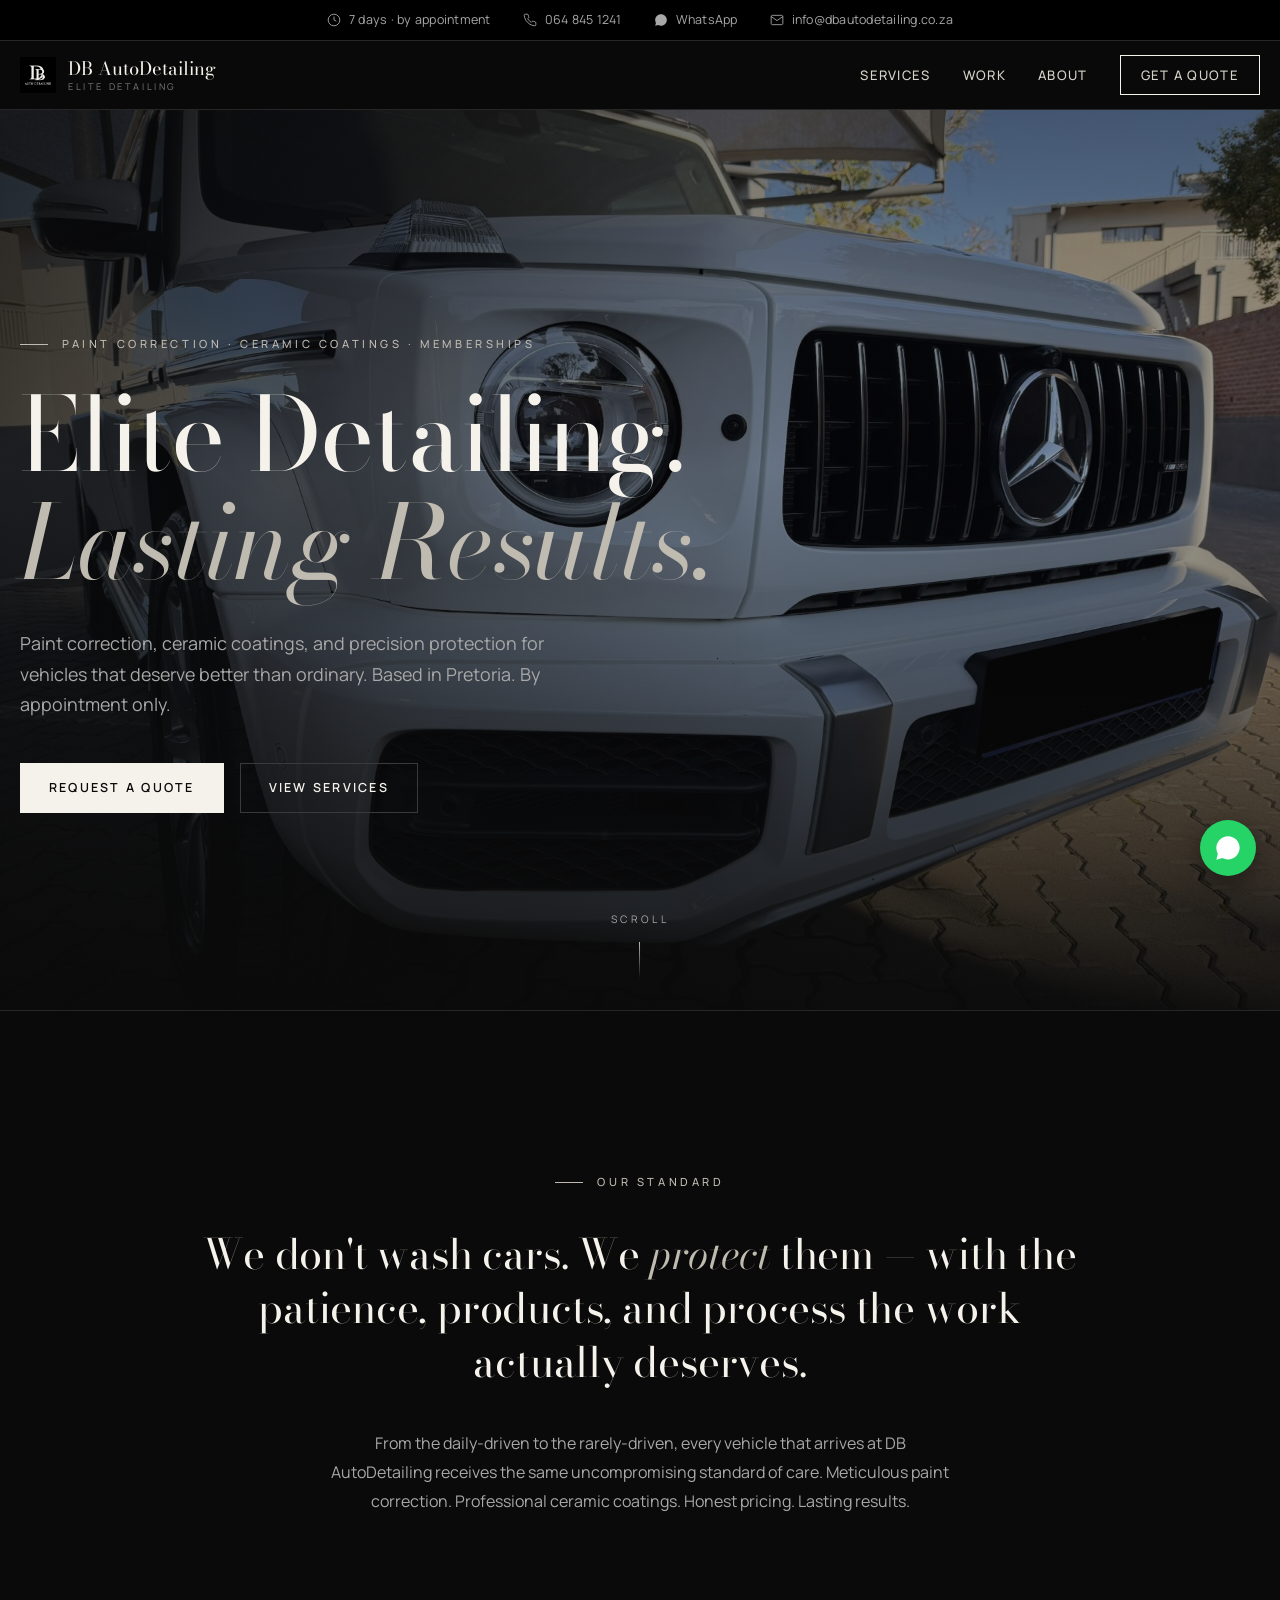
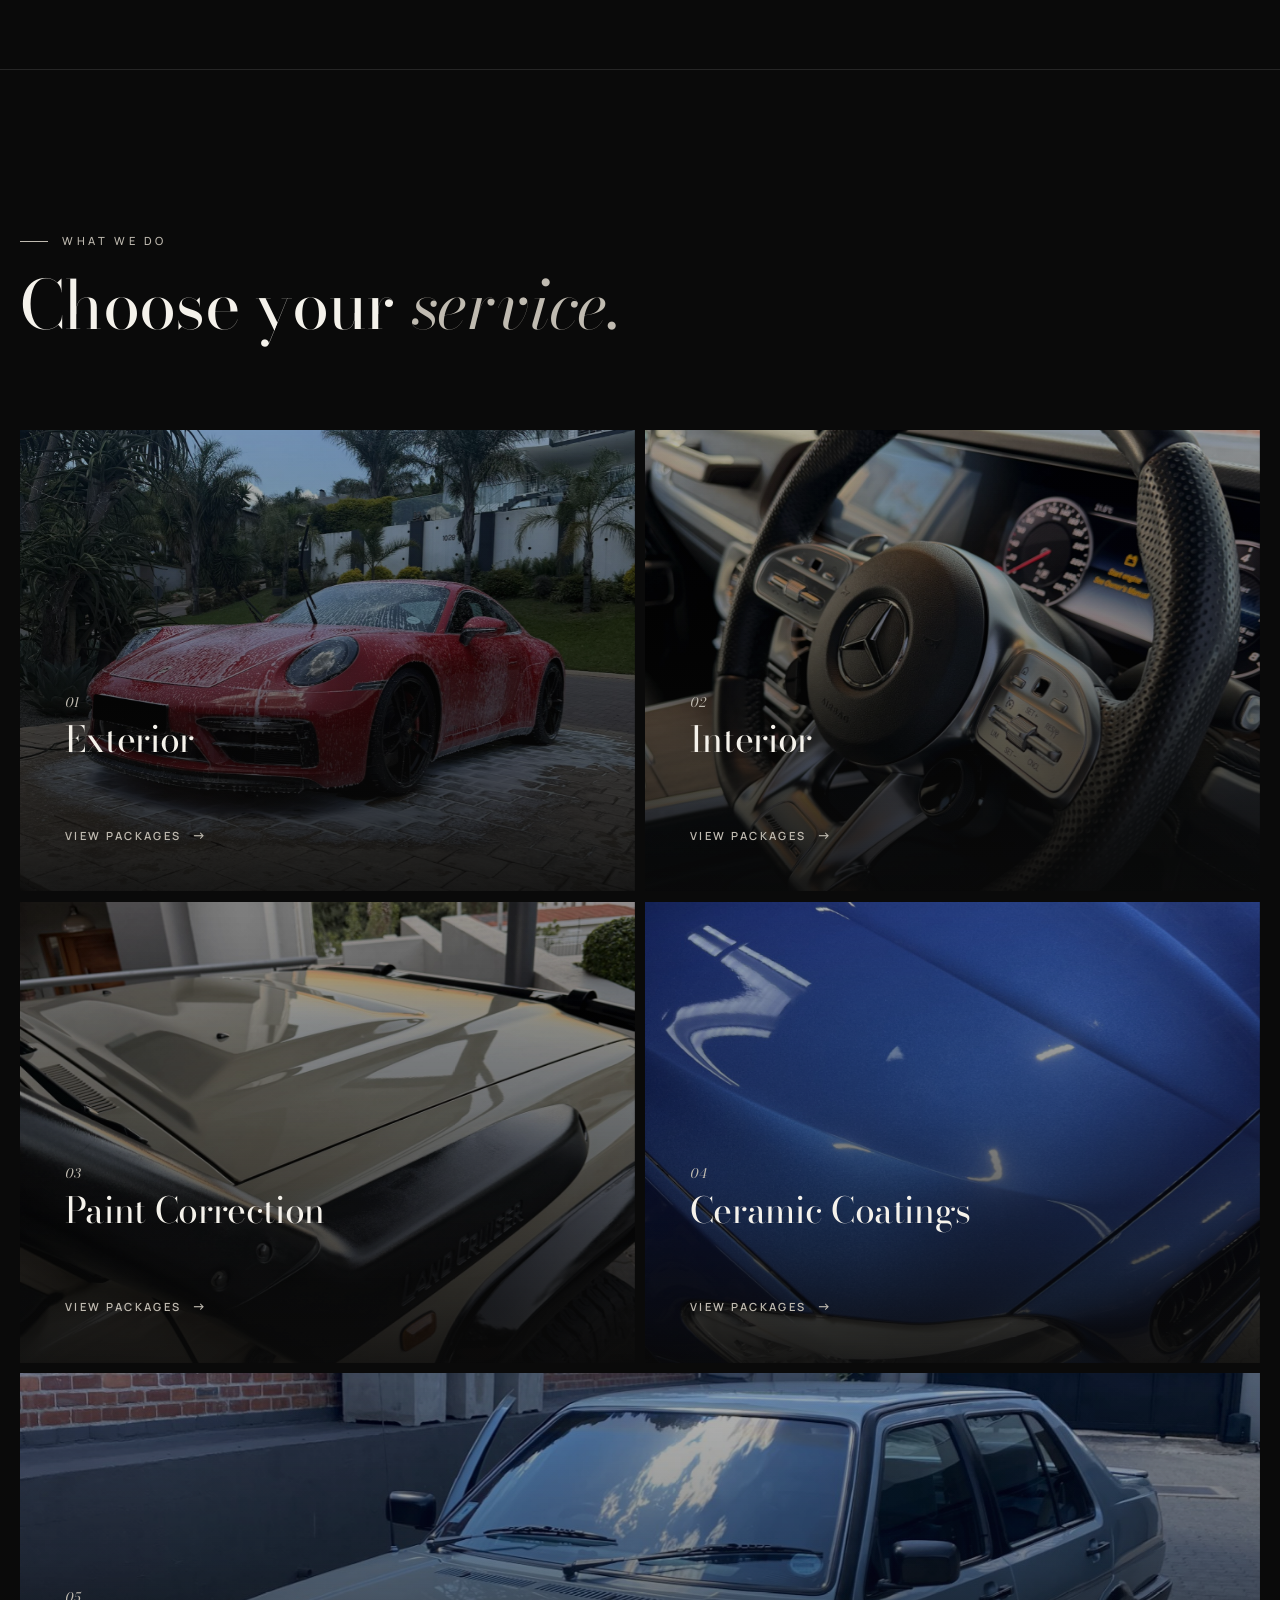
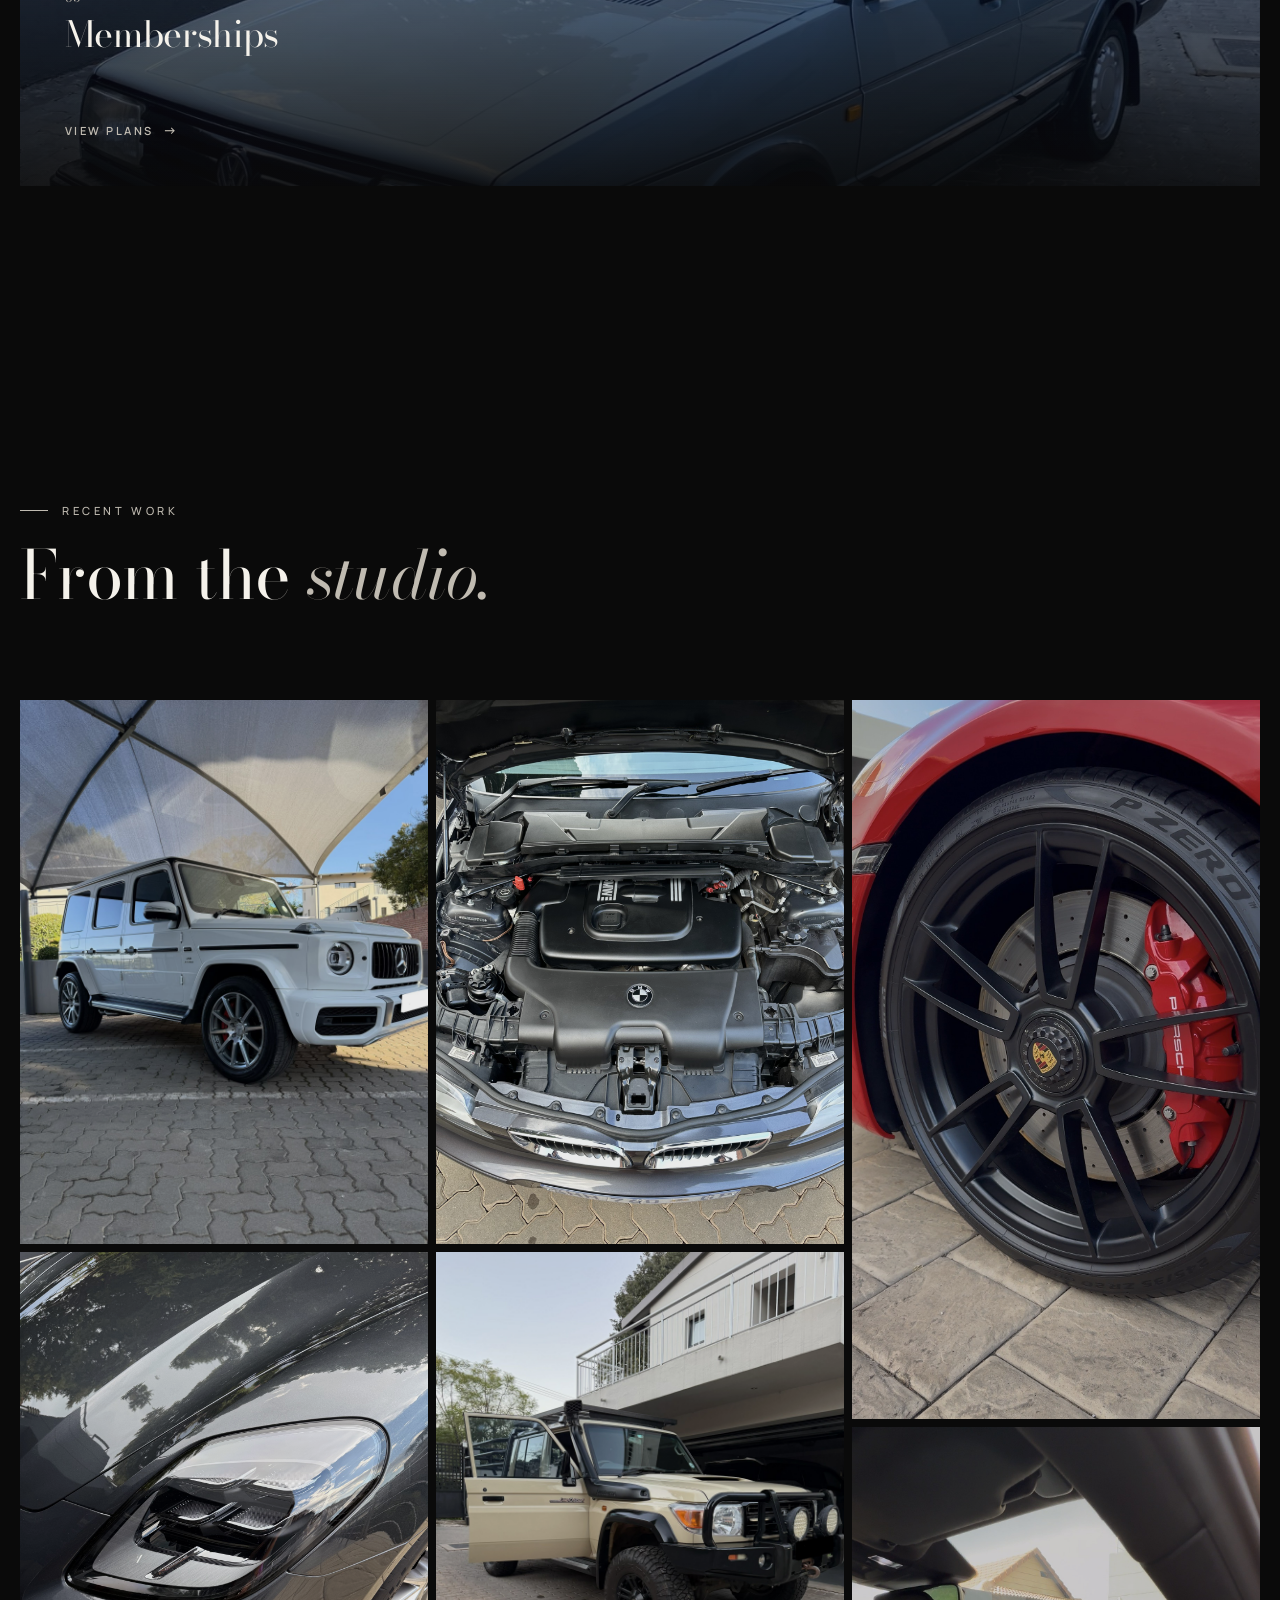
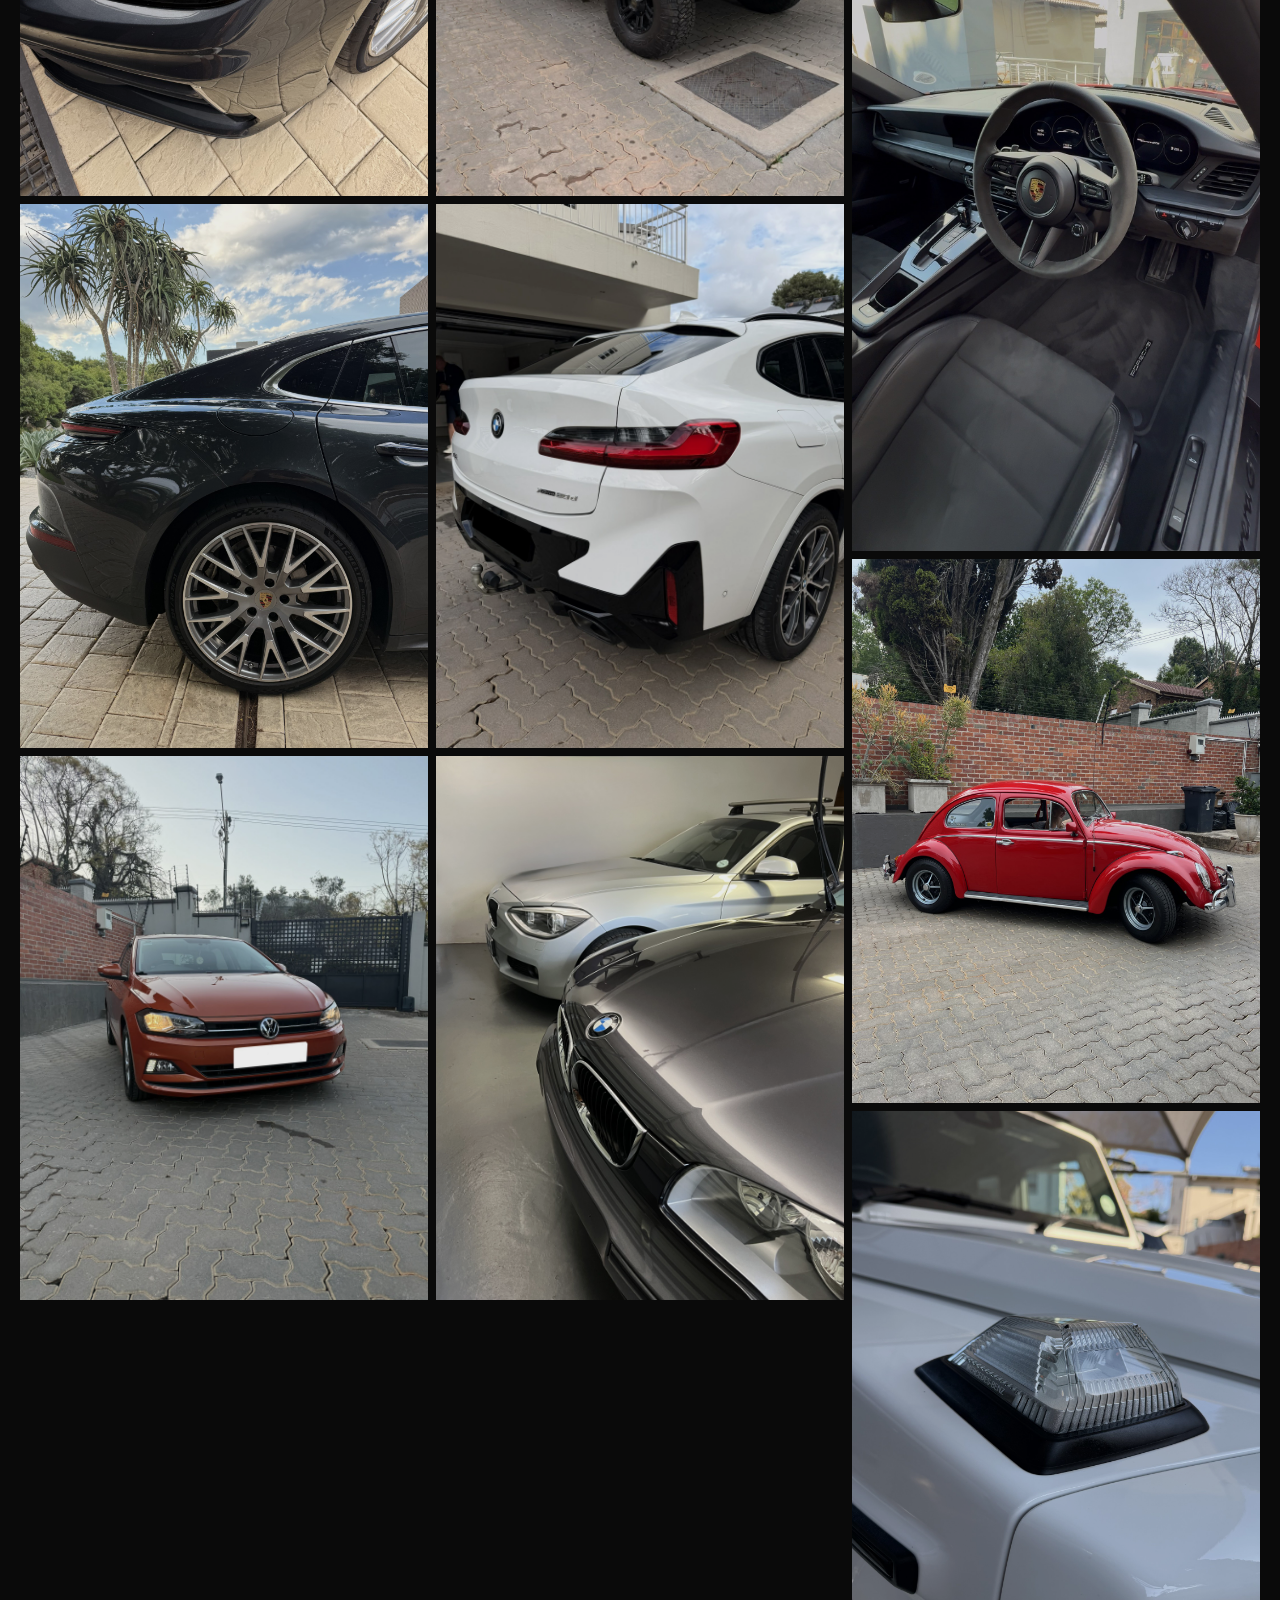
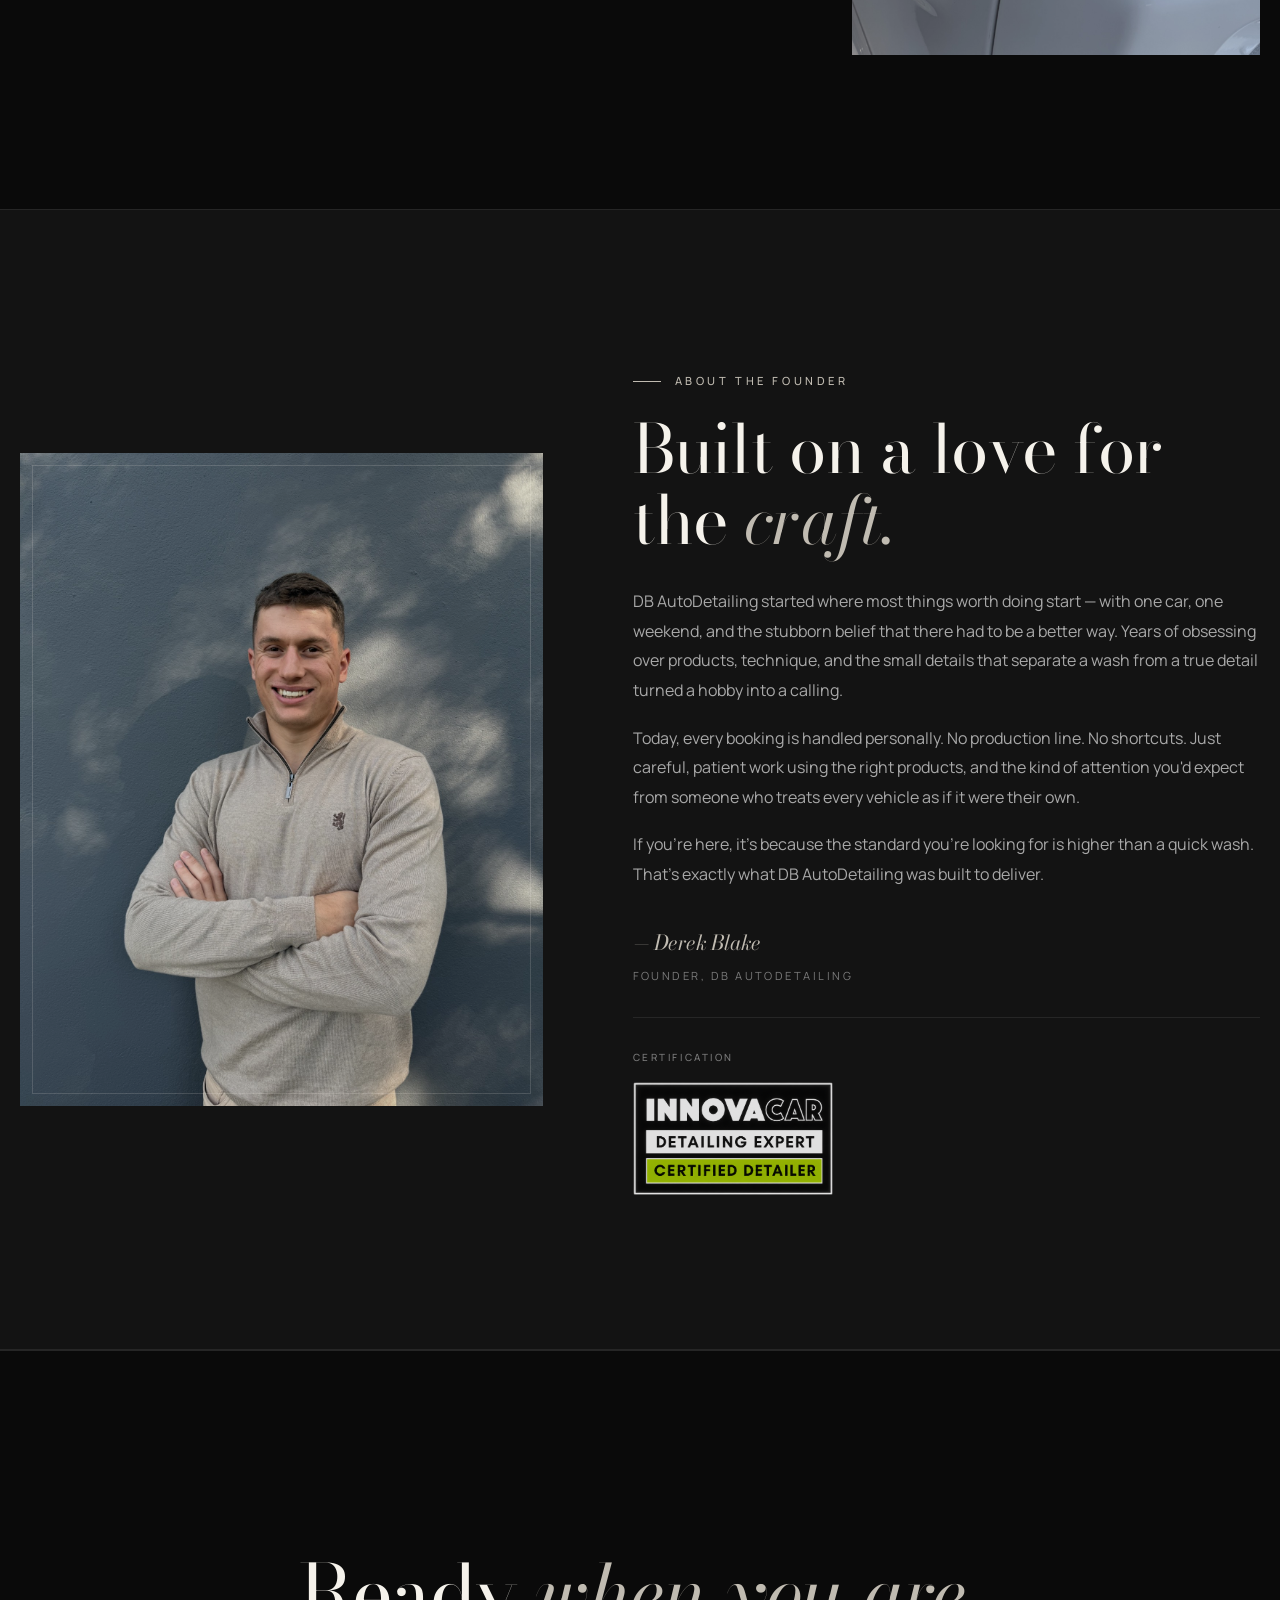
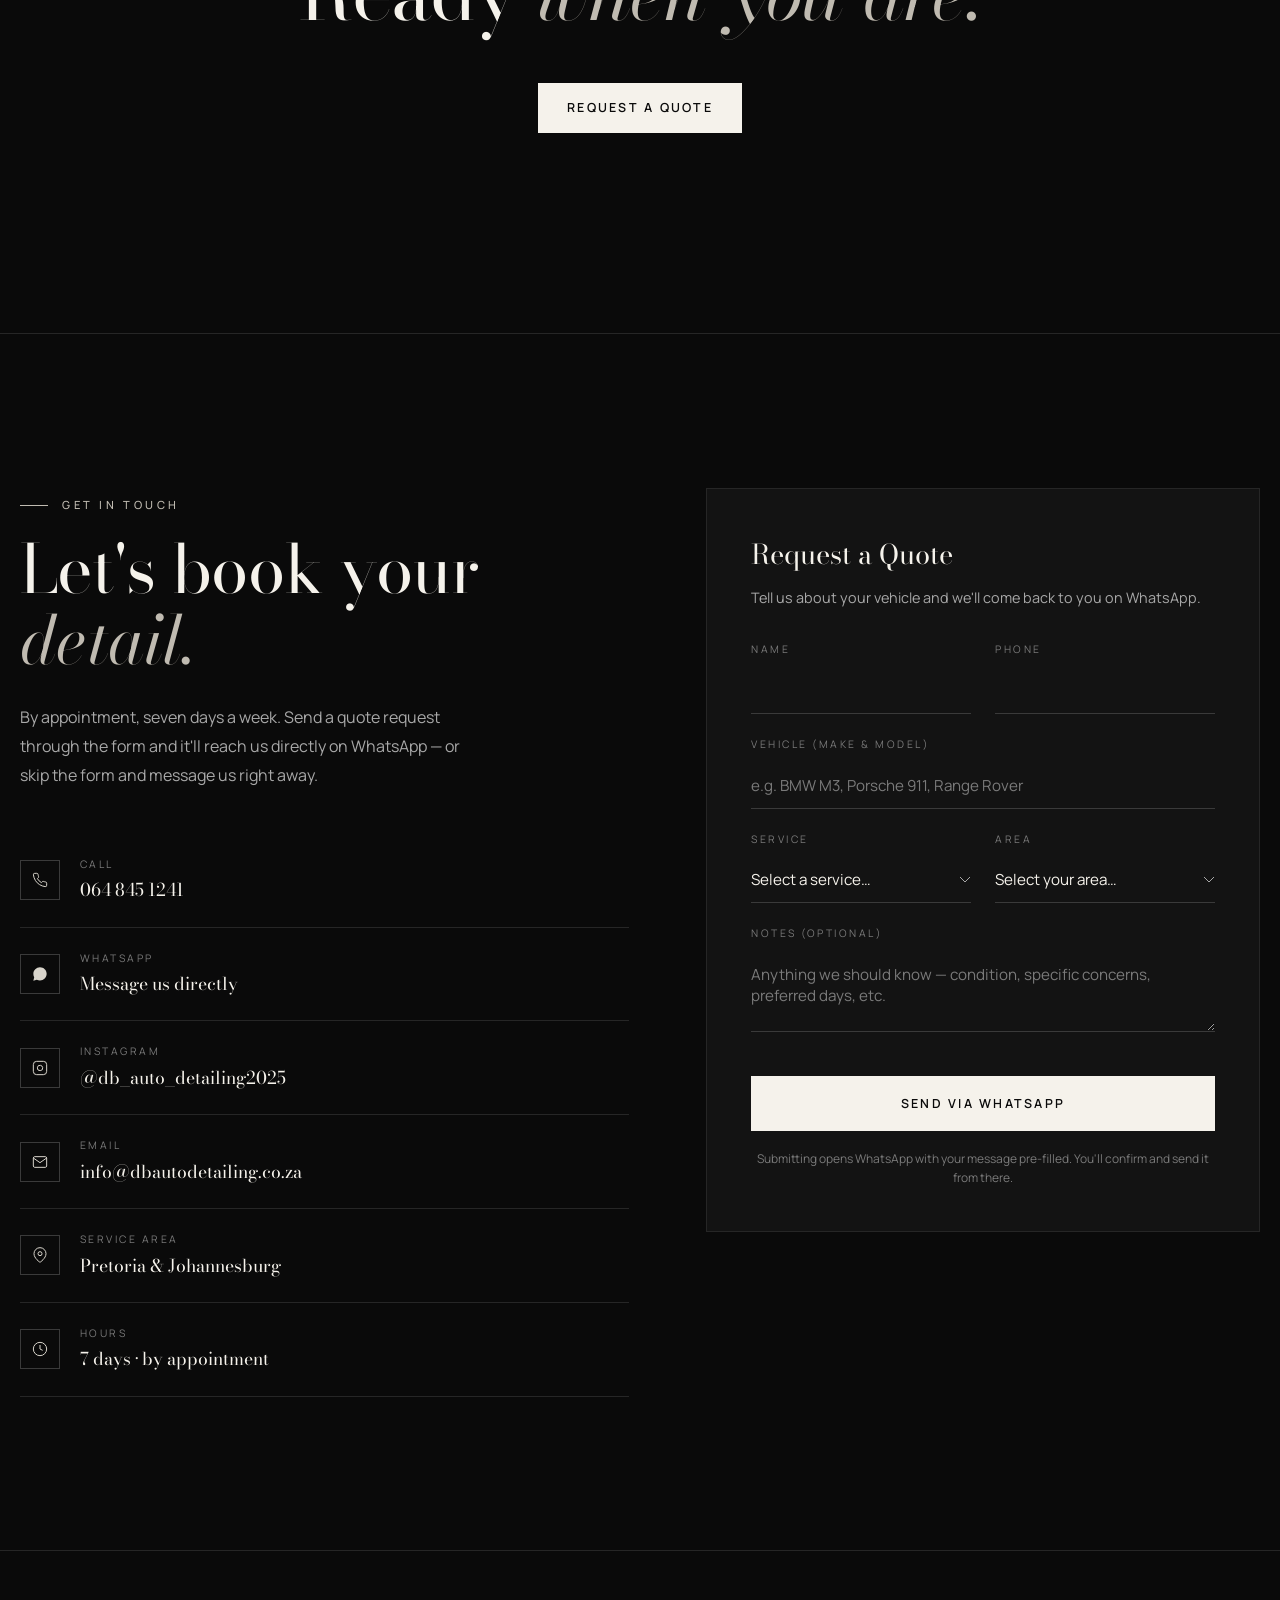
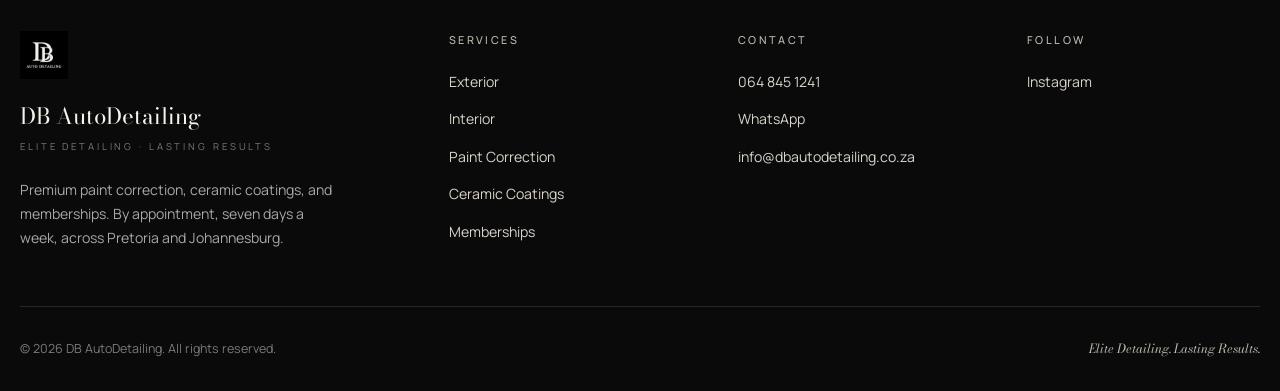
<file: index.html>
<!DOCTYPE html>
<html lang="en">
<head>
    <link rel="stylesheet" href="styles.css">
    <meta charset="UTF-8">
    <meta name="viewport" content="width=device-width, initial-scale=1.0">
    <title>DB AutoDetailing — Elite Detailing. Lasting Results.</title>
</head>
<body>

    <!-- 1. Utility bar -->
    <div class="utility-bar">
        <div class="utility-bar-inner">

            <span class="utility-item">
                <svg class="utility-icon" viewBox="0 0 24 24" fill="none" stroke="currentColor" stroke-width="1.5">
                    <circle cx="12" cy="12" r="10"/>
                    <polyline points="12 6 12 12 16 14"/>
                </svg>
                <span>7 days · by appointment</span>
            </span>

            <a class="utility-item" href="tel:+27648451241">
                <svg class="utility-icon" viewBox="0 0 24 24" fill="none" stroke="currentColor" stroke-width="1.5">
                    <path d="M22 16.92v3a2 2 0 0 1-2.18 2 19.79 19.79 0 0 1-8.63-3.07 19.5 19.5 0 0 1-6-6 19.79 19.79 0 0 1-3.07-8.67A2 2 0 0 1 4.11 2h3a2 2 0 0 1 2 1.72 12.84 12.84 0 0 0 .7 2.81 2 2 0 0 1-.45 2.11L8.09 9.91a16 16 0 0 0 6 6l1.27-1.27a2 2 0 0 1 2.11-.45 12.84 12.84 0 0 0 2.81.7A2 2 0 0 1 22 16.92z"/>
                </svg>
                <span>064 845 1241</span>
            </a>

            <a class="utility-item" href="https://wa.me/27648451241" target="_blank" rel="noopener">
                <svg class="utility-icon" viewBox="0 0 24 24" fill="currentColor">
                    <path d="M17.5 14.4c-.3-.1-1.8-.9-2-1-.3-.1-.5-.1-.7.1-.2.3-.8 1-.9 1.2-.2.2-.3.2-.6.1-.3-.1-1.3-.5-2.4-1.5-.9-.8-1.5-1.8-1.7-2-.2-.3 0-.5.1-.6.1-.1.3-.3.4-.5.1-.2.2-.3.3-.5.1-.2 0-.4 0-.5-.1-.1-.7-1.6-.9-2.2-.2-.6-.5-.5-.7-.5h-.6c-.2 0-.5.1-.8.4-.3.3-1 1-1 2.5s1.1 2.9 1.2 3.1c.1.2 2.1 3.2 5.1 4.5.7.3 1.3.5 1.7.6.7.2 1.4.2 1.9.1.6-.1 1.8-.7 2-1.4.2-.7.2-1.3.2-1.4-.1-.1-.3-.2-.6-.3M12 2C6.5 2 2 6.5 2 12c0 1.8.5 3.5 1.3 5L2 22l5.2-1.4c1.4.8 3.1 1.2 4.8 1.2 5.5 0 10-4.5 10-10S17.5 2 12 2z"/>
                </svg>
                <span>WhatsApp</span>
            </a>

            <a class="utility-item" href="mailto:info@dbautodetailing.co.za">
                <svg class="utility-icon" viewBox="0 0 24 24" fill="none" stroke="currentColor" stroke-width="1.5">
                    <path d="M4 4h16c1.1 0 2 .9 2 2v12c0 1.1-.9 2-2 2H4c-1.1 0-2-.9-2-2V6c0-1.1.9-2 2-2z"/>
                    <polyline points="22,6 12,13 2,6"/>
                </svg>
                <span>info@dbautodetailing.co.za</span>
            </a>

        </div>
    </div>

    <!-- 2. Navigation -->
    <header class="site-header">
        <nav class="nav">
            <div class="nav-inner">

                <a class="nav-brand" href="#top">
                    <img src="images/Logo.png" alt="DB AutoDetailing logo">
                    <span class="nav-brand-text">
                        DB AutoDetailing
                        <small>Elite Detailing</small>
                    </span>
                </a>

                <ul class="nav-links">
                    <li><a href="#services">Services</a></li>
                    <li><a href="#gallery">Work</a></li>
                    <li><a href="#founder">About</a></li>
                    <li><a class="nav-cta" href="#contact">Get a Quote</a></li>
                </ul>

            </div>
        </nav>
    </header>

    <!-- Main content -->
    <main>

        <!-- 3. Hero -->
        <section class="hero" id="top">

            <div class="hero-bg"></div>
            <div class="hero-overlay"></div>

            <div class="hero-inner">
                <p class="eyebrow">Paint Correction · Ceramic Coatings · Memberships</p>

                <h1 class="hero-title">
                    Elite Detailing.<br>
                    <span class="italic">Lasting Results.</span>
                </h1>

                <p class="hero-sub">
                    Paint correction, ceramic coatings, and precision protection for vehicles that deserve better than ordinary. Based in Pretoria. By appointment only.
                </p>

                <div class="hero-ctas">
                    <a class="btn" href="#contact">Request a Quote</a>
                    <a class="btn btn-ghost" href="#services">View Services</a>
                </div>
            </div>

            <div class="hero-scroll">Scroll</div>

        </section>

        <!-- 4. Intro statement -->
        <section class="intro">
            <div class="intro-inner">

                <p class="eyebrow">Our Standard</p>

                <p class="intro-quote">
                    We don't wash cars. We <span class="italic">protect</span> them — with the patience, products, and process the work actually deserves.
                </p>

                <p class="intro-body">
                    From the daily-driven to the rarely-driven, every vehicle that arrives at DB AutoDetailing receives the same uncompromising standard of care. Meticulous paint correction. Professional ceramic coatings. Honest pricing. Lasting results.
                </p>

            </div>
        </section>

        <!-- 5. Services -->
        <section class="services" id="services">
            <div class="services-inner">

                <header class="section-head">
                    <p class="eyebrow">What We Do</p>
                    <h2 class="section-title">Choose your <span class="italic">service.</span></h2>
                </header>

                <div class="services-grid">

                    <!-- Card 01: Exterior -->
                    <!-- IMAGE: Replace with a clean exterior wash/rinse shot -->
                    <a class="service-card" href="exterior.html">
                        <div class="service-card-bg" style="background-image: url('images/carrera.jpg')"></div>
                        <div class="service-card-overlay"></div>
                        <div class="service-card-content">
                            <span class="service-card-num">01</span>
                            <h3 class="service-card-title">Exterior</h3>
                            <p class="service-card-desc">Safe hand washes, full decontamination, and paint-safe maintenance for every vehicle.</p>
                            <span class="service-card-cta">View packages</span>
                        </div>
                    </a>

                    <!-- Card 02: Interior -->
                    <!-- IMAGE: Replace with a clean interior detail shot -->
                    <a class="service-card" href="interior.html">
                        <div class="service-card-bg" style="background-image: url('images/g-63\ wheel.jpg')"></div>
                        <div class="service-card-overlay"></div>
                        <div class="service-card-content">
                            <span class="service-card-num">02</span>
                            <h3 class="service-card-title">Interior</h3>
                            <p class="service-card-desc">Full interior detailing, extraction, and surface care that restores the cabin to its best.</p>
                            <span class="service-card-cta">View packages</span>
                        </div>
                    </a>

                    <!-- Card 03: Paint Correction -->
                    <a class="service-card" href="paint-correction.html">
                        <div class="service-card-bg" style="background-image: url('images/LC\ -\ 4.jpg')"></div>
                        <div class="service-card-overlay"></div>
                        <div class="service-card-content">
                            <span class="service-card-num">03</span>
                            <h3 class="service-card-title">Paint Correction</h3>
                            <p class="service-card-desc">One and two-stage machine polishing to remove swirls, defects, and dullness — restoring true depth and clarity.</p>
                            <span class="service-card-cta">View packages</span>
                        </div>
                    </a>

                    <!-- Card 04: Ceramic Coatings -->
                    <a class="service-card" href="ceramic-coating.html">
                        <div class="service-card-bg" style="background-image: url('images/BMW-m5-top.jpg')"></div>
                        <div class="service-card-overlay"></div>
                        <div class="service-card-content">
                            <span class="service-card-num">04</span>
                            <h3 class="service-card-title">Ceramic Coatings</h3>
                            <p class="service-card-desc">Long-term gloss, protection, and hydrophobic performance. Applied only after proper paint preparation.</p>
                            <span class="service-card-cta">View packages</span>
                        </div>
                    </a>

                    <a class="service-card service-card-wide" href="memberships.html">
                        <div class="service-card-bg" style="background-image: url('images/jetta.jpg')"></div>
                        <div class="service-card-overlay"></div>
                        <div class="service-card-content">
                            <span class="service-card-num">05</span>
                            <h3 class="service-card-title">Memberships</h3>
                            <p class="service-card-desc">Priority booking, maintenance washes, and exclusive member rates — for clients who require a consistent standard, not a one-off clean.</p>
                            <span class="service-card-cta">View plans</span>
                        </div>
                    </a>

                </div>

            </div>
        </section>

        <!-- 6. Gallery -->
<section class="gallery" id="gallery">
    <div class="gallery-inner">

        <header class="section-head">
            <p class="eyebrow">Recent Work</p>
            <h2 class="section-title">From the <span class="italic">studio.</span></h2>
        </header>

        <div class="gallery-grid">
            <a class="gallery-item" href="images/g63.jpg"><img src="images/g63.jpg" alt="Mercedes-AMG G63"></a>
            <a class="gallery-item" href="images/porsche-light.jpg"><img src="images/porsche-light.jpg" alt="Porsche headlight"></a>
            <a class="gallery-item" href="images/porsche-wheel.jpg"><img src="images/porsche-wheel.jpg" alt="Porsche wheel"></a>
            <a class="gallery-item" href="images/polo.jpg"><img src="images/polo.jpg" alt="VW Polo"></a>
            <a class="gallery-item" href="images/bmw-hood.jpg"><img src="images/bmw-hood.jpg" alt="BMW hood"></a>
            <a class="gallery-item" href="images/land-cruiser.jpg"><img src="images/land-cruiser.jpg" alt="Land Cruiser"></a>
            <a class="gallery-item" href="images/x4back.jpg"><img src="images/x4back.jpg" alt="BMW X4"></a>
            <a class="gallery-item" href="images/2bmw.jpg"><img src="images/2bmw.jpg" alt="BMW 120d's"></a>
            <a class="gallery-item" href="images/Porsche-Carrera-wheel.jpg"><img src="images/Porsche-Carrera-wheel.jpg" alt="Porsche Carrera wheel"></a>
            <a class="gallery-item" href="images/Porsche-Carrera-interior.jpg"><img src="images/Porsche-Carrera-interior.jpg" alt="Porsche interior"></a>
            <a class="gallery-item" href="images/beetle.jpg"><img src="images/beetle.jpg" alt="VW Beetle"></a>
            <a class="gallery-item" href="images/g-63 indicator.jpg"><img src="images/g-63 indicator.jpg" alt="G63 AMG"></a>
        </div>

    </div>
</section>

        <!-- 7. Founder -->
        <section class="founder" id="founder">
            <div class="founder-inner">

                <div class="founder-image">
                    <img src="images/founder.jpg" alt="DB AutoDetailing — founder portrait">
                </div>

                <div class="founder-text">
                    <p class="eyebrow">About the Founder</p>
                    <h2 class="section-title">Built on a love for the <span class="italic">craft.</span></h2>

                    <p class="founder-body">
                        DB AutoDetailing started where most things worth doing start — with one car, one weekend, and the stubborn belief that there had to be a better way. Years of obsessing over products, technique, and the small details that separate a wash from a true detail turned a hobby into a calling.
                    </p>

                    <p class="founder-body">
                        Today, every booking is handled personally. No production line. No shortcuts. Just careful, patient work using the right products, and the kind of attention you'd expect from someone who treats every vehicle as if it were their own.
                    </p>

                    <p class="founder-body">
                        If you're here, it's because the standard you're looking for is higher than a quick wash. That's exactly what DB AutoDetailing was built to deliver.
                    </p>

                    <div class="founder-signature">
                        — Derek Blake
                        <small>Founder, DB AutoDetailing</small>
                    </div>
                    <div class="founder-credentials">
                        <p class="founder-credentials-label">Certification</p>
                        <img src="images/Innovacar Certified.png" alt="Innovacar Certified Detailer" class="founder-credential-badge">
                    </div>
                </div>

            </div>
        </section>

        <!-- 8. Final CTA -->
        <section class="final-cta">
            <div class="final-cta-inner">
                <h2 class="final-cta-title">
                    Ready <span class="italic">when you are.</span>
                </h2>
                <a class="btn" href="#contact">Request a Quote</a>
            </div>
        </section>

        <!-- 9. Contact + Quote Form -->
        <section class="contact" id="contact">
            <div class="contact-inner">

                <!-- LEFT: info + contact list -->
                <div class="contact-info">
                    <p class="eyebrow">Get in Touch</p>
                    <h2 class="section-title">Let's book your <span class="italic">detail.</span></h2>

                    <p class="contact-intro">
                        By appointment, seven days a week. Send a quote request through the form and it'll reach us directly on WhatsApp — or skip the form and message us right away.
                    </p>

                    <ul class="contact-list">

                        <li>
                            <a href="tel:+27648451241">
                                <span class="contact-icon">
                                    <svg viewBox="0 0 24 24" fill="none" stroke="currentColor" stroke-width="1.5">
                                        <path d="M22 16.92v3a2 2 0 0 1-2.18 2 19.79 19.79 0 0 1-8.63-3.07 19.5 19.5 0 0 1-6-6 19.79 19.79 0 0 1-3.07-8.67A2 2 0 0 1 4.11 2h3a2 2 0 0 1 2 1.72 12.84 12.84 0 0 0 .7 2.81 2 2 0 0 1-.45 2.11L8.09 9.91a16 16 0 0 0 6 6l1.27-1.27a2 2 0 0 1 2.11-.45 12.84 12.84 0 0 0 2.81.7A2 2 0 0 1 22 16.92z"/>
                                    </svg>
                                </span>
                                <span class="contact-text">
                                    <span class="contact-label">Call</span>
                                    <span class="contact-value">064 845 1241</span>
                                </span>
                            </a>
                        </li>

                        <li>
                            <a href="https://wa.me/27648451241" target="_blank" rel="noopener">
                                <span class="contact-icon">
                                    <svg viewBox="0 0 24 24" fill="currentColor">
                                        <path d="M17.5 14.4c-.3-.1-1.8-.9-2-1-.3-.1-.5-.1-.7.1-.2.3-.8 1-.9 1.2-.2.2-.3.2-.6.1-.3-.1-1.3-.5-2.4-1.5-.9-.8-1.5-1.8-1.7-2-.2-.3 0-.5.1-.6.1-.1.3-.3.4-.5.1-.2.2-.3.3-.5.1-.2 0-.4 0-.5-.1-.1-.7-1.6-.9-2.2-.2-.6-.5-.5-.7-.5h-.6c-.2 0-.5.1-.8.4-.3.3-1 1-1 2.5s1.1 2.9 1.2 3.1c.1.2 2.1 3.2 5.1 4.5.7.3 1.3.5 1.7.6.7.2 1.4.2 1.9.1.6-.1 1.8-.7 2-1.4.2-.7.2-1.3.2-1.4-.1-.1-.3-.2-.6-.3M12 2C6.5 2 2 6.5 2 12c0 1.8.5 3.5 1.3 5L2 22l5.2-1.4c1.4.8 3.1 1.2 4.8 1.2 5.5 0 10-4.5 10-10S17.5 2 12 2z"/>
                                    </svg>
                                </span>
                                <span class="contact-text">
                                    <span class="contact-label">WhatsApp</span>
                                    <span class="contact-value">Message us directly</span>
                                </span>
                            </a>
                        </li>

                        <li>
                            <a href="https://instagram.com/db_auto_detailing2025" target="_blank" rel="noopener">
                                <span class="contact-icon">
                                    <svg viewBox="0 0 24 24" fill="none" stroke="currentColor" stroke-width="1.5">
                                        <rect x="2" y="2" width="20" height="20" rx="5"/>
                                        <path d="M16 11.37A4 4 0 1 1 12.63 8 4 4 0 0 1 16 11.37z"/>
                                        <line x1="17.5" y1="6.5" x2="17.51" y2="6.5"/>
                                    </svg>
                                </span>
                                <span class="contact-text">
                                    <span class="contact-label">Instagram</span>
                                    <span class="contact-value">@db_auto_detailing2025</span>
                                </span>
                            </a>
                        </li>

                        <li>
                            <a href="mailto:info@dbautodetailing.co.za">
                                <span class="contact-icon">
                                    <svg viewBox="0 0 24 24" fill="none" stroke="currentColor" stroke-width="1.5">
                                        <path d="M4 4h16c1.1 0 2 .9 2 2v12c0 1.1-.9 2-2 2H4c-1.1 0-2-.9-2-2V6c0-1.1.9-2 2-2z"/>
                                        <polyline points="22,6 12,13 2,6"/>
                                    </svg>
                                </span>
                                <span class="contact-text">
                                    <span class="contact-label">Email</span>
                                    <span class="contact-value">info@dbautodetailing.co.za</span>
                                </span>
                            </a>
                        </li>

                        <li>
                            <div class="contact-static">
                                <span class="contact-icon">
                                    <svg viewBox="0 0 24 24" fill="none" stroke="currentColor" stroke-width="1.5">
                                        <path d="M21 10c0 7-9 13-9 13s-9-6-9-13a9 9 0 0 1 18 0z"/>
                                        <circle cx="12" cy="10" r="3"/>
                                    </svg>
                                </span>
                                <span class="contact-text">
                                    <span class="contact-label">Service Area</span>
                                    <span class="contact-value">Pretoria &amp; Johannesburg</span>
                                </span>
                            </div>
                        </li>

                        <li>
                            <div class="contact-static">
                                <span class="contact-icon">
                                    <svg viewBox="0 0 24 24" fill="none" stroke="currentColor" stroke-width="1.5">
                                        <circle cx="12" cy="12" r="10"/>
                                        <polyline points="12 6 12 12 16 14"/>
                                    </svg>
                                </span>
                                <span class="contact-text">
                                    <span class="contact-label">Hours</span>
                                    <span class="contact-value">7 days · by appointment</span>
                                </span>
                            </div>
                        </li>

                    </ul>
                </div>

                <!-- RIGHT: form -->
                <form class="quote-form" id="quote-form">
                    <h3 class="form-title">Request a Quote</h3>
                    <p class="form-subtitle">
                        Tell us about your vehicle and we'll come back to you on WhatsApp.
                    </p>

                    <div class="form-grid">
                        <div class="form-row">
                            <label for="name">Name</label>
                            <input type="text" id="name" name="name" required>
                        </div>
                        <div class="form-row">
                            <label for="phone">Phone</label>
                            <input type="tel" id="phone" name="phone" required>
                        </div>
                    </div>

                    <div class="form-row">
                        <label for="vehicle">Vehicle (make &amp; model)</label>
                        <input type="text" id="vehicle" name="vehicle" placeholder="e.g. BMW M3, Porsche 911, Range Rover" required>
                    </div>

                    <div class="form-grid">
                        <div class="form-row">
                            <label for="service">Service</label>
                            <select id="service" name="service" required>
                                <option value="">Select a service…</option>
                                <option>Exterior</option>
                                <option>Interior</option>
                                <option>Paint Correction</option>
                                <option>Ceramic Coatings</option>
                                <option>Memberships</option>
                                <option>Not sure — please advise</option>
                            </select>
                        </div>
                        <div class="form-row">
                            <label for="area">Area</label>
                            <select id="area" name="area" required>
                                <option value="">Select your area…</option>
                                <option>Pretoria</option>
                                <option>Johannesburg</option>
                                <option>Other (specify in notes)</option>
                            </select>
                        </div>
                    </div>

                    <div class="form-row">
                        <label for="notes">Notes (optional)</label>
                        <textarea id="notes" name="notes" placeholder="Anything we should know — condition, specific concerns, preferred days, etc."></textarea>
                    </div>

                    <button type="submit" class="btn form-submit">Send via WhatsApp</button>

                    <p class="form-note">
                        Submitting opens WhatsApp with your message pre-filled. You'll confirm and send it from there.
                    </p>
                </form>

            </div>
        </section>

    </main>

    <!-- 10. Footer -->
    <footer class="site-footer">
        <div class="footer-inner">

            <div class="footer-grid">

                <div class="footer-brand">
                    <img src="images/Logo.png" alt="DB AutoDetailing">
                    <h3 class="footer-brand-name">DB AutoDetailing</h3>
                    <p class="footer-brand-tag">Elite Detailing · Lasting Results</p>
                    <p class="footer-brand-blurb">
                        Premium paint correction, ceramic coatings, and memberships. By appointment, seven days a week, across Pretoria and Johannesburg.
                    </p>
                </div>

                <div class="footer-col">
                    <h5 class="footer-col-title">Services</h5>
                    <ul>
                        <li><a href="exterior.html">Exterior</a></li>
                        <li><a href="interior.html">Interior</a></li>
                        <li><a href="paint-correction.html">Paint Correction</a></li>
                        <li><a href="ceramic-coatings.html">Ceramic Coatings</a></li>
                        <li><a href="memberships.html">Memberships</a></li>
                    </ul>
                </div>

                <div class="footer-col">
                    <h5 class="footer-col-title">Contact</h5>
                    <ul>
                        <li><a href="tel:+27648451241">064 845 1241</a></li>
                        <li><a href="https://wa.me/27648451241" target="_blank" rel="noopener">WhatsApp</a></li>
                        <li><a href="mailto:info@dbautodetailing.co.za">info@dbautodetailing.co.za</a></li>
                    </ul>
                </div>

                <div class="footer-col">
                    <h5 class="footer-col-title">Follow</h5>
                    <ul>
                        <li><a href="https://instagram.com/db_auto_detailing2025" target="_blank" rel="noopener">Instagram</a></li>
                    </ul>
                </div>

            </div>

            <div class="footer-bottom">
                <span class="footer-copy">
                    © <span id="footer-year"></span> DB AutoDetailing. All rights reserved.
                </span>
                <span class="footer-tagline italic">
                    Elite Detailing. Lasting Results.
                </span>
            </div>

        </div>
    </footer>

    <!-- Floating WhatsApp -->
    <a class="whatsapp-float"
       href="https://wa.me/27648451241"
       target="_blank"
       rel="noopener"
       aria-label="Chat with us on WhatsApp">
        <svg viewBox="0 0 24 24" fill="currentColor" aria-hidden="true">
            <path d="M17.5 14.4c-.3-.1-1.8-.9-2-1-.3-.1-.5-.1-.7.1-.2.3-.8 1-.9 1.2-.2.2-.3.2-.6.1-.3-.1-1.3-.5-2.4-1.5-.9-.8-1.5-1.8-1.7-2-.2-.3 0-.5.1-.6.1-.1.3-.3.4-.5.1-.2.2-.3.3-.5.1-.2 0-.4 0-.5-.1-.1-.7-1.6-.9-2.2-.2-.6-.5-.5-.7-.5h-.6c-.2 0-.5.1-.8.4-.3.3-1 1-1 2.5s1.1 2.9 1.2 3.1c.1.2 2.1 3.2 5.1 4.5.7.3 1.3.5 1.7.6.7.2 1.4.2 1.9.1.6-.1 1.8-.7 2-1.4.2-.7.2-1.3.2-1.4-.1-.1-.3-.2-.6-.3M12 2C6.5 2 2 6.5 2 12c0 1.8.5 3.5 1.3 5L2 22l5.2-1.4c1.4.8 3.1 1.2 4.8 1.2 5.5 0 10-4.5 10-10S17.5 2 12 2z"/>
        </svg>
    </a>

    <script src="script.js"></script>

</body>
</html>
</file>
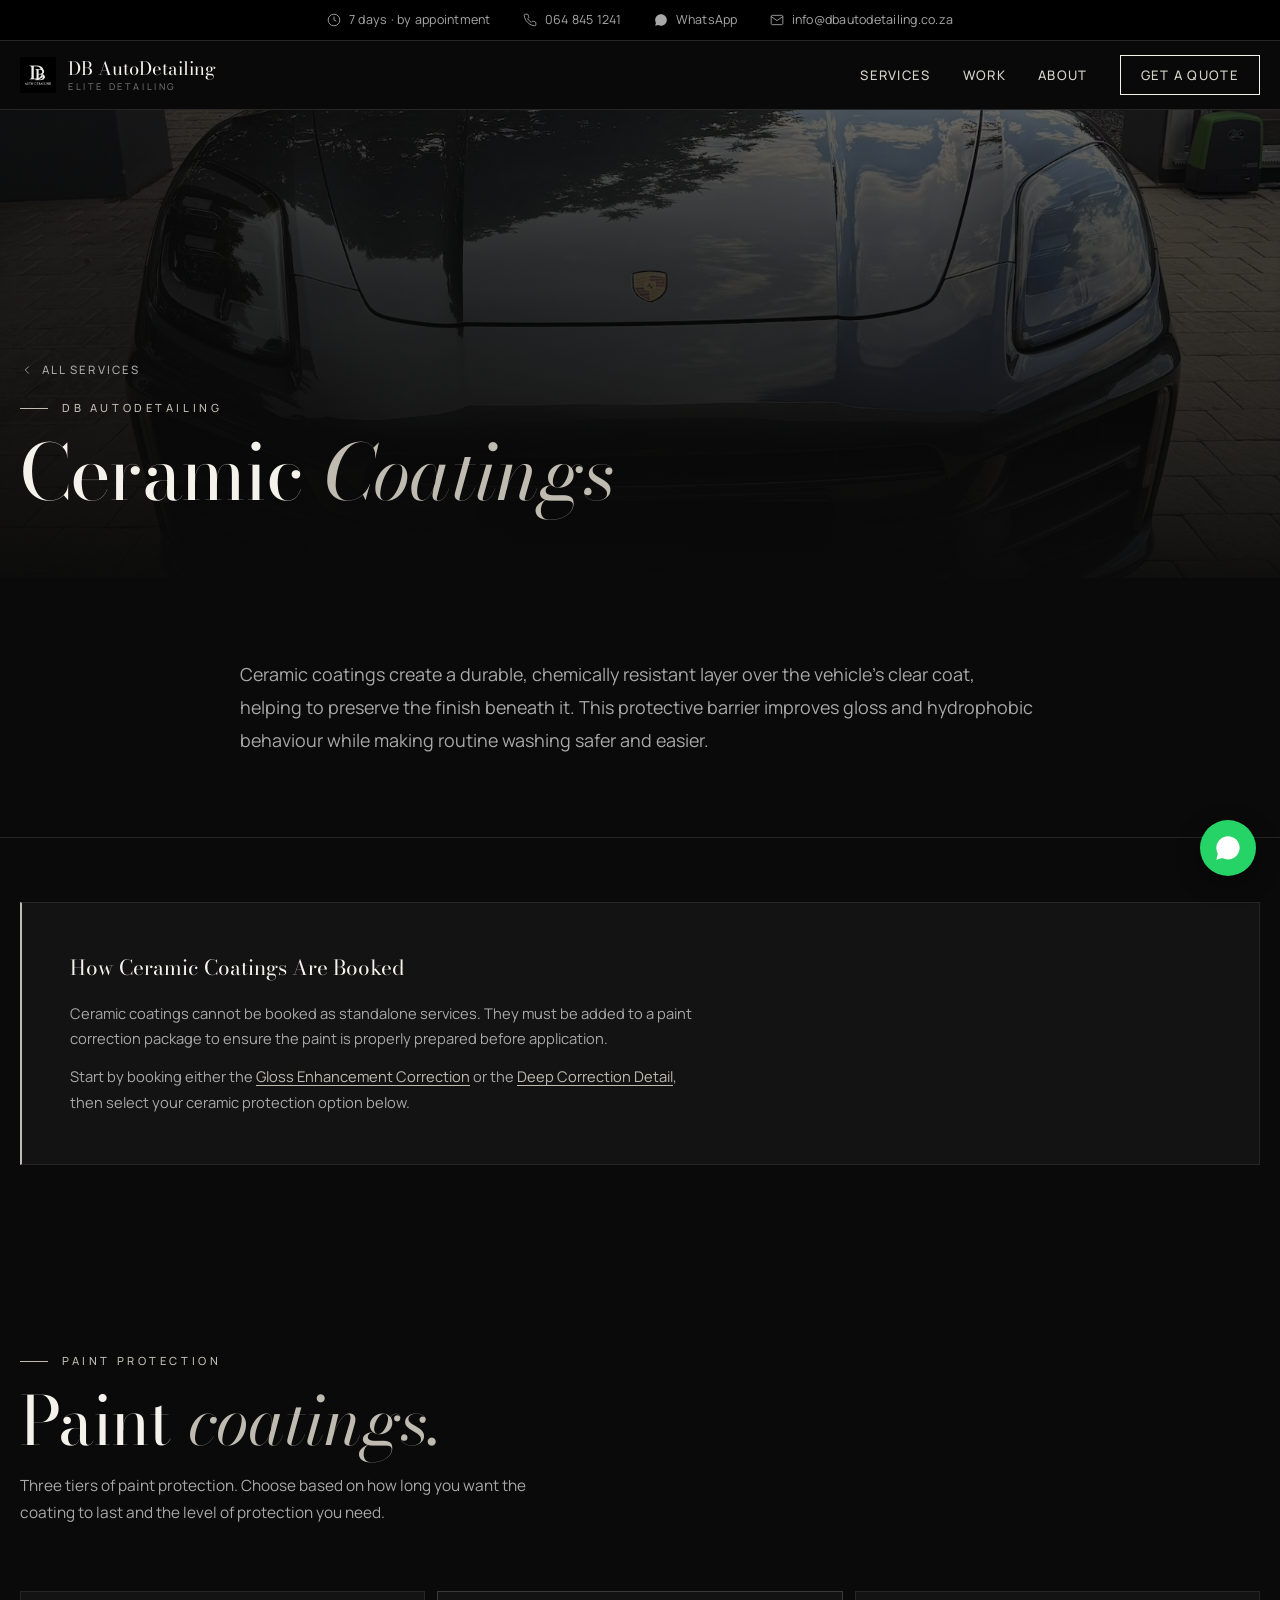
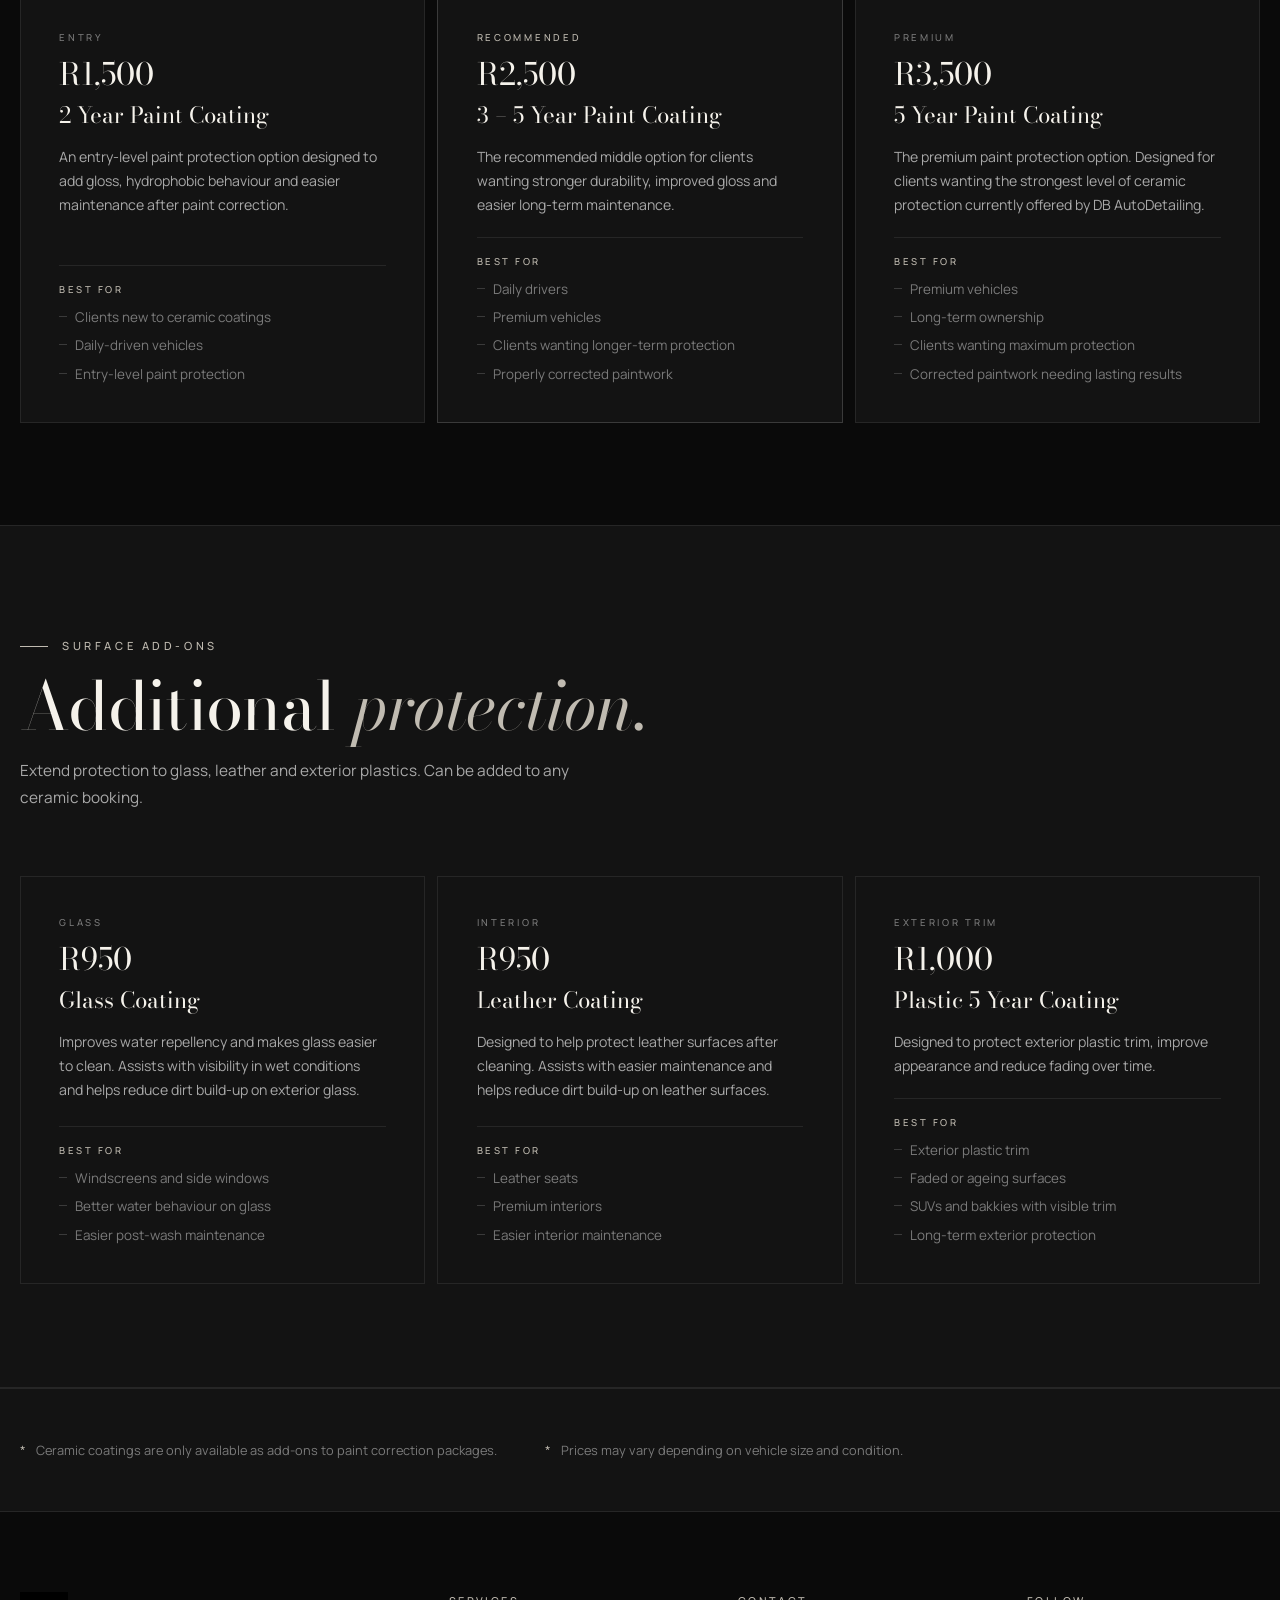
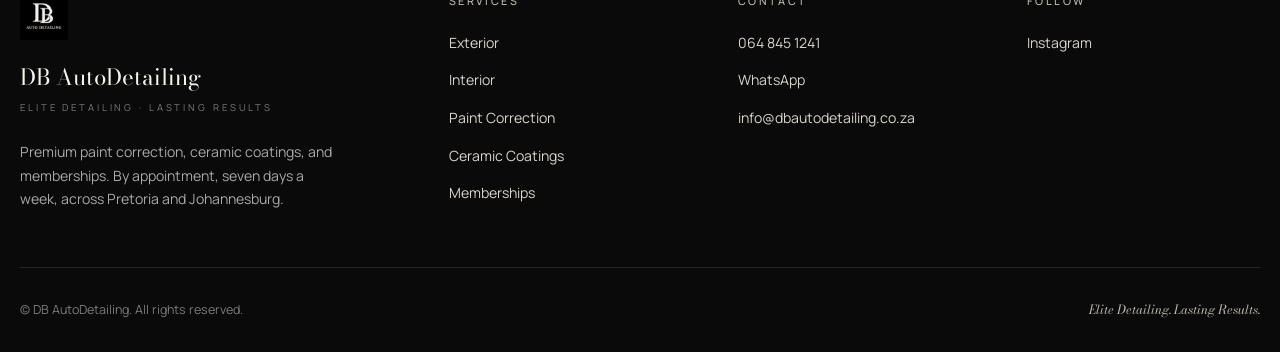
<file: ceramic-coating.html>
<!DOCTYPE html>
<html lang="en">
<head>
    <link rel="stylesheet" href="styles.css">
    <meta charset="UTF-8">
    <meta name="viewport" content="width=device-width, initial-scale=1.0">
    <title>Ceramic Coatings — DB AutoDetailing</title>
</head>
<body>

    <!-- Utility bar -->
    <div class="utility-bar">
        <div class="utility-bar-inner">
            <span class="utility-item">
                <svg class="utility-icon" viewBox="0 0 24 24" fill="none" stroke="currentColor" stroke-width="1.5">
                    <circle cx="12" cy="12" r="10"/><polyline points="12 6 12 12 16 14"/>
                </svg>
                <span>7 days · by appointment</span>
            </span>
            <a class="utility-item" href="tel:+27648451241">
                <svg class="utility-icon" viewBox="0 0 24 24" fill="none" stroke="currentColor" stroke-width="1.5">
                    <path d="M22 16.92v3a2 2 0 0 1-2.18 2 19.79 19.79 0 0 1-8.63-3.07 19.5 19.5 0 0 1-6-6 19.79 19.79 0 0 1-3.07-8.67A2 2 0 0 1 4.11 2h3a2 2 0 0 1 2 1.72 12.84 12.84 0 0 0 .7 2.81 2 2 0 0 1-.45 2.11L8.09 9.91a16 16 0 0 0 6 6l1.27-1.27a2 2 0 0 1 2.11-.45 12.84 12.84 0 0 0 2.81.7A2 2 0 0 1 22 16.92z"/>
                </svg>
                <span>064 845 1241</span>
            </a>
            <a class="utility-item" href="https://wa.me/27648451241" target="_blank" rel="noopener">
                <svg class="utility-icon" viewBox="0 0 24 24" fill="currentColor">
                    <path d="M17.5 14.4c-.3-.1-1.8-.9-2-1-.3-.1-.5-.1-.7.1-.2.3-.8 1-.9 1.2-.2.2-.3.2-.6.1-.3-.1-1.3-.5-2.4-1.5-.9-.8-1.5-1.8-1.7-2-.2-.3 0-.5.1-.6.1-.1.3-.3.4-.5.1-.2.2-.3.3-.5.1-.2 0-.4 0-.5-.1-.1-.7-1.6-.9-2.2-.2-.6-.5-.5-.7-.5h-.6c-.2 0-.5.1-.8.4-.3.3-1 1-1 2.5s1.1 2.9 1.2 3.1c.1.2 2.1 3.2 5.1 4.5.7.3 1.3.5 1.7.6.7.2 1.4.2 1.9.1.6-.1 1.8-.7 2-1.4.2-.7.2-1.3.2-1.4-.1-.1-.3-.2-.6-.3M12 2C6.5 2 2 6.5 2 12c0 1.8.5 3.5 1.3 5L2 22l5.2-1.4c1.4.8 3.1 1.2 4.8 1.2 5.5 0 10-4.5 10-10S17.5 2 12 2z"/>
                </svg>
                <span>WhatsApp</span>
            </a>
            <a class="utility-item" href="mailto:info@dbautodetailing.co.za">
                <svg class="utility-icon" viewBox="0 0 24 24" fill="none" stroke="currentColor" stroke-width="1.5">
                    <path d="M4 4h16c1.1 0 2 .9 2 2v12c0 1.1-.9 2-2 2H4c-1.1 0-2-.9-2-2V6c0-1.1.9-2 2-2z"/>
                    <polyline points="22,6 12,13 2,6"/>
                </svg>
                <span>info@dbautodetailing.co.za</span>
            </a>
        </div>
    </div>

    <!-- Nav -->
    <header class="site-header">
        <nav class="nav">
            <div class="nav-inner">
                <a class="nav-brand" href="index.html">
                    <img src="images/Logo.png" alt="DB AutoDetailing logo">
                    <span class="nav-brand-text">
                        DB AutoDetailing
                        <small>Elite Detailing</small>
                    </span>
                </a>
                <ul class="nav-links">
                    <li><a href="index.html#services">Services</a></li>
                    <li><a href="index.html#gallery">Work</a></li>
                    <li><a href="index.html#founder">About</a></li>
                    <li><a class="nav-cta" href="index.html#contact">Get a Quote</a></li>
                </ul>
            </div>
        </nav>
    </header>

    <main>

        <!-- Page Hero -->
        <section class="page-hero">
            <div class="page-hero-bg" style="background-image: url('images/Porsche-Flagship.jpg')"></div>
            <div class="page-hero-overlay"></div>
            <div class="page-hero-inner">
                <a class="page-back" href="index.html#services">
                    <svg viewBox="0 0 24 24" fill="none" stroke="currentColor" stroke-width="1.5" width="14" height="14">
                        <polyline points="15 18 9 12 15 6"/>
                    </svg>
                    All Services
                </a>
                <p class="eyebrow">DB AutoDetailing</p>
                <h1 class="page-hero-title">Ceramic <span class="italic">Coatings</span></h1>
            </div>
        </section>

        <!-- Page Intro -->
        <section class="page-intro">
            <div class="page-intro-inner">
                <p class="page-intro-text">
                    Ceramic coatings create a durable, chemically resistant layer over the vehicle’s clear coat, helping to preserve the finish beneath it. This protective barrier improves gloss and hydrophobic behaviour while making routine washing safer and easier.
                </p>
            </div>
        </section>

        <!-- Booking Rule -->
        <section class="ceramic-rule-section">
            <div class="ceramic-rule-inner">
                <div class="ceramic-booking-rule">
                    <h3>How Ceramic Coatings Are Booked</h3>
                    <p>
                        Ceramic coatings cannot be booked as standalone services. They must be added to a paint correction package to ensure the paint is properly prepared before application.
                    </p>
                    <p>
                        Start by booking either the <a href="paint-correction.html">Gloss Enhancement Correction</a> or the <a href="paint-correction.html">Deep Correction Detail</a>, then select your ceramic protection option below.
                    </p>
                </div>
            </div>
        </section>

        <!-- Paint Coatings -->
        <section class="ceramic-group">
            <div class="ceramic-group-inner">

                <header class="ceramic-group-header">
                    <p class="eyebrow">Paint Protection</p>
                    <h2 class="section-title">Paint <span class="italic">coatings.</span></h2>
                    <p class="ceramic-group-intro">Three tiers of paint protection. Choose based on how long you want the coating to last and the level of protection you need.</p>
                </header>

                <div class="ceramic-add-ons-grid">

                    <!-- 2 Year -->
                    <div class="ceramic-card">
                        <span class="ceramic-card-tier">Entry</span>
                        <p class="ceramic-card-price">R1,500</p>
                        <h3 class="ceramic-card-title">2 Year Paint Coating</h3>
                        <p class="ceramic-card-desc">An entry-level paint protection option designed to add gloss, hydrophobic behaviour and easier maintenance after paint correction.</p>
                        <div class="ceramic-card-divider"></div>
                        <p class="ceramic-card-bestfor-title">Best For</p>
                        <ul class="ceramic-card-bestfor">
                            <li>Clients new to ceramic coatings</li>
                            <li>Daily-driven vehicles</li>
                            <li>Entry-level paint protection</li>
                        </ul>
                    </div>

                    <!-- 3-5 Year -->
                    <div class="ceramic-card ceramic-card-featured">
                        <span class="ceramic-card-tier">Recommended</span>
                        <p class="ceramic-card-price">R2,500</p>
                        <h3 class="ceramic-card-title">3 – 5 Year Paint Coating</h3>
                        <p class="ceramic-card-desc">The recommended middle option for clients wanting stronger durability, improved gloss and easier long-term maintenance.</p>
                        <div class="ceramic-card-divider"></div>
                        <p class="ceramic-card-bestfor-title">Best For</p>
                        <ul class="ceramic-card-bestfor">
                            <li>Daily drivers</li>
                            <li>Premium vehicles</li>
                            <li>Clients wanting longer-term protection</li>
                            <li>Properly corrected paintwork</li>
                        </ul>
                    </div>

                    <!-- 5 Year -->
                    <div class="ceramic-card">
                        <span class="ceramic-card-tier">Premium</span>
                        <p class="ceramic-card-price">R3,500</p>
                        <h3 class="ceramic-card-title">5 Year Paint Coating</h3>
                        <p class="ceramic-card-desc">The premium paint protection option. Designed for clients wanting the strongest level of ceramic protection currently offered by DB AutoDetailing.</p>
                        <div class="ceramic-card-divider"></div>
                        <p class="ceramic-card-bestfor-title">Best For</p>
                        <ul class="ceramic-card-bestfor">
                            <li>Premium vehicles</li>
                            <li>Long-term ownership</li>
                            <li>Clients wanting maximum protection</li>
                            <li>Corrected paintwork needing lasting results</li>
                        </ul>
                    </div>

                </div>

            </div>
        </section>

        <!-- Surface Add-Ons -->
        <section class="ceramic-group ceramic-group-alt">
            <div class="ceramic-group-inner">

                <header class="ceramic-group-header">
                    <p class="eyebrow">Surface Add-Ons</p>
                    <h2 class="section-title">Additional <span class="italic">protection.</span></h2>
                    <p class="ceramic-group-intro">Extend protection to glass, leather and exterior plastics. Can be added to any ceramic booking.</p>
                </header>

                <div class="ceramic-add-ons-grid">

                    <!-- Glass -->
                    <div class="ceramic-card">
                        <span class="ceramic-card-tier">Glass</span>
                        <p class="ceramic-card-price">R950</p>
                        <h3 class="ceramic-card-title">Glass Coating</h3>
                        <p class="ceramic-card-desc">Improves water repellency and makes glass easier to clean. Assists with visibility in wet conditions and helps reduce dirt build-up on exterior glass.</p>
                        <div class="ceramic-card-divider"></div>
                        <p class="ceramic-card-bestfor-title">Best For</p>
                        <ul class="ceramic-card-bestfor">
                            <li>Windscreens and side windows</li>
                            <li>Better water behaviour on glass</li>
                            <li>Easier post-wash maintenance</li>
                        </ul>
                    </div>

                    <!-- Leather -->
                    <div class="ceramic-card">
                        <span class="ceramic-card-tier">Interior</span>
                        <p class="ceramic-card-price">R950</p>
                        <h3 class="ceramic-card-title">Leather Coating</h3>
                        <p class="ceramic-card-desc">Designed to help protect leather surfaces after cleaning. Assists with easier maintenance and helps reduce dirt build-up on leather surfaces.</p>
                        <div class="ceramic-card-divider"></div>
                        <p class="ceramic-card-bestfor-title">Best For</p>
                        <ul class="ceramic-card-bestfor">
                            <li>Leather seats</li>
                            <li>Premium interiors</li>
                            <li>Easier interior maintenance</li>
                        </ul>
                    </div>

                    <!-- Plastic -->
                    <div class="ceramic-card">
                        <span class="ceramic-card-tier">Exterior Trim</span>
                        <p class="ceramic-card-price">R1,000</p>
                        <h3 class="ceramic-card-title">Plastic 5 Year Coating</h3>
                        <p class="ceramic-card-desc">Designed to protect exterior plastic trim, improve appearance and reduce fading over time.</p>
                        <div class="ceramic-card-divider"></div>
                        <p class="ceramic-card-bestfor-title">Best For</p>
                        <ul class="ceramic-card-bestfor">
                            <li>Exterior plastic trim</li>
                            <li>Faded or ageing surfaces</li>
                            <li>SUVs and bakkies with visible trim</li>
                            <li>Long-term exterior protection</li>
                        </ul>
                    </div>

                </div>

            </div>
        </section>

        <!-- CTA -->
        <section class="page-footnotes">
            <div class="page-footnotes-inner">
                <p class="page-footnote">Ceramic coatings are only available as add-ons to paint correction packages.</p>
                <p class="page-footnote">Prices may vary depending on vehicle size and condition.</p>
            </div>
        </section>

    </main>

    <!-- Footer -->
    <footer class="site-footer">
        <div class="footer-inner">
            <div class="footer-grid">
                <div class="footer-brand">
                    <img src="images/Logo.png" alt="DB AutoDetailing">
                    <h3 class="footer-brand-name">DB AutoDetailing</h3>
                    <p class="footer-brand-tag">Elite Detailing · Lasting Results</p>
                    <p class="footer-brand-blurb">
                        Premium paint correction, ceramic coatings, and memberships. By appointment, seven days a week, across Pretoria and Johannesburg.
                    </p>
                </div>
                <div class="footer-col">
                    <h5 class="footer-col-title">Services</h5>
                    <ul>
                        <li><a href="exterior.html">Exterior</a></li>
                        <li><a href="interior.html">Interior</a></li>
                        <li><a href="paint-correction.html">Paint Correction</a></li>
                        <li><a href="ceramic-coating.html">Ceramic Coatings</a></li>
                        <li><a href="memberships.html">Memberships</a></li>
                    </ul>
                </div>
                <div class="footer-col">
                    <h5 class="footer-col-title">Contact</h5>
                    <ul>
                        <li><a href="tel:+27648451241">064 845 1241</a></li>
                        <li><a href="https://wa.me/27648451241" target="_blank" rel="noopener">WhatsApp</a></li>
                        <li><a href="mailto:info@dbautodetailing.co.za">info@dbautodetailing.co.za</a></li>
                    </ul>
                </div>
                <div class="footer-col">
                    <h5 class="footer-col-title">Follow</h5>
                    <ul>
                        <li><a href="https://instagram.com/db_auto_detailing2025" target="_blank" rel="noopener">Instagram</a></li>
                    </ul>
                </div>
            </div>
            <div class="footer-bottom">
                <span class="footer-copy">© <span id="footer-year"></span> DB AutoDetailing. All rights reserved.</span>
                <span class="footer-tagline italic">Elite Detailing. Lasting Results.</span>
            </div>
        </div>
    </footer>

    <a class="whatsapp-float" href="https://wa.me/27648451241" target="_blank" rel="noopener" aria-label="Chat with us on WhatsApp">
        <svg viewBox="0 0 24 24" fill="currentColor" aria-hidden="true">
            <path d="M17.5 14.4c-.3-.1-1.8-.9-2-1-.3-.1-.5-.1-.7.1-.2.3-.8 1-.9 1.2-.2.2-.3.2-.6.1-.3-.1-1.3-.5-2.4-1.5-.9-.8-1.5-1.8-1.7-2-.2-.3 0-.5.1-.6.1-.1.3-.3.4-.5.1-.2.2-.3.3-.5.1-.2 0-.4 0-.5-.1-.1-.7-1.6-.9-2.2-.2-.6-.5-.5-.7-.5h-.6c-.2 0-.5.1-.8.4-.3.3-1 1-1 2.5s1.1 2.9 1.2 3.1c.1.2 2.1 3.2 5.1 4.5.7.3 1.3.5 1.7.6.7.2 1.4.2 1.9.1.6-.1 1.8-.7 2-1.4.2-.7.2-1.3.2-1.4-.1-.1-.3-.2-.6-.3M12 2C6.5 2 2 6.5 2 12c0 1.8.5 3.5 1.3 5L2 22l5.2-1.4c1.4.8 3.1 1.2 4.8 1.2 5.5 0 10-4.5 10-10S17.5 2 12 2z"/>
        </svg>
    </a>

    <script src="script.js"></script>

</body>
</html>
</file>
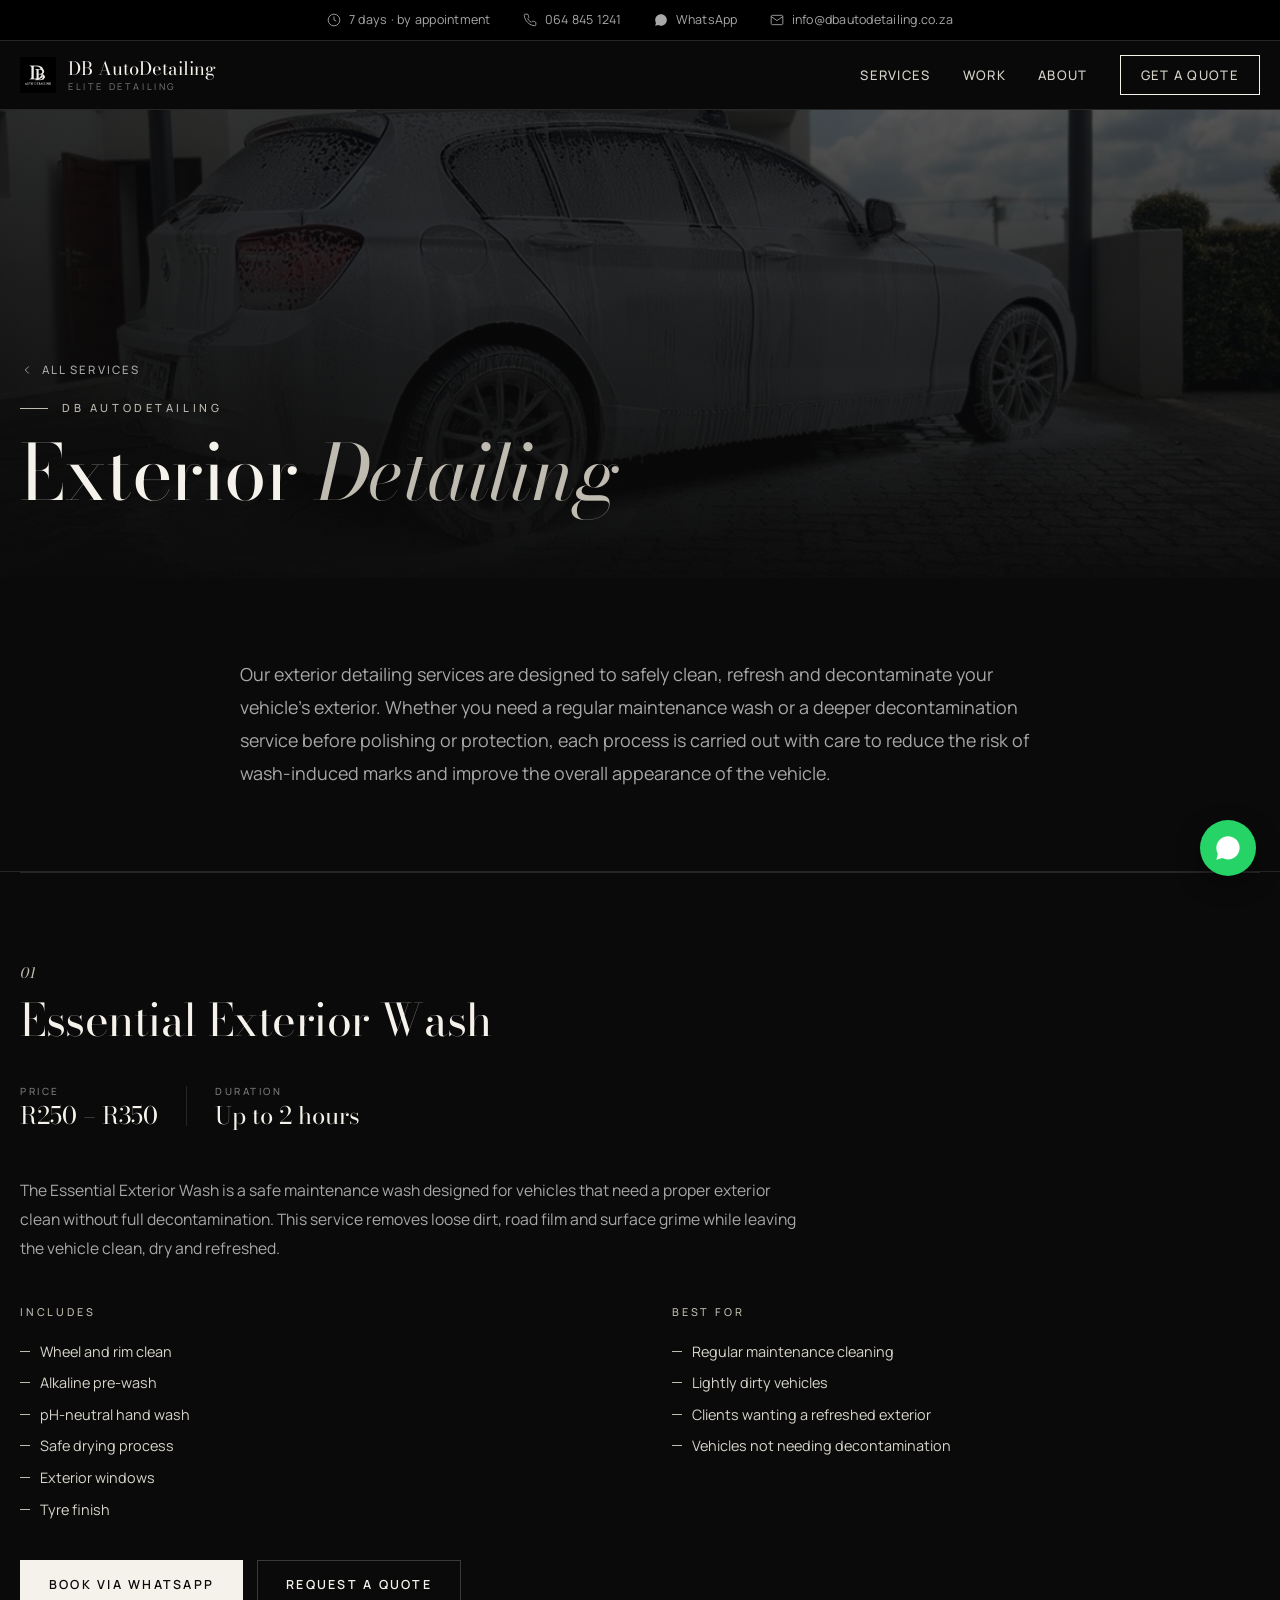
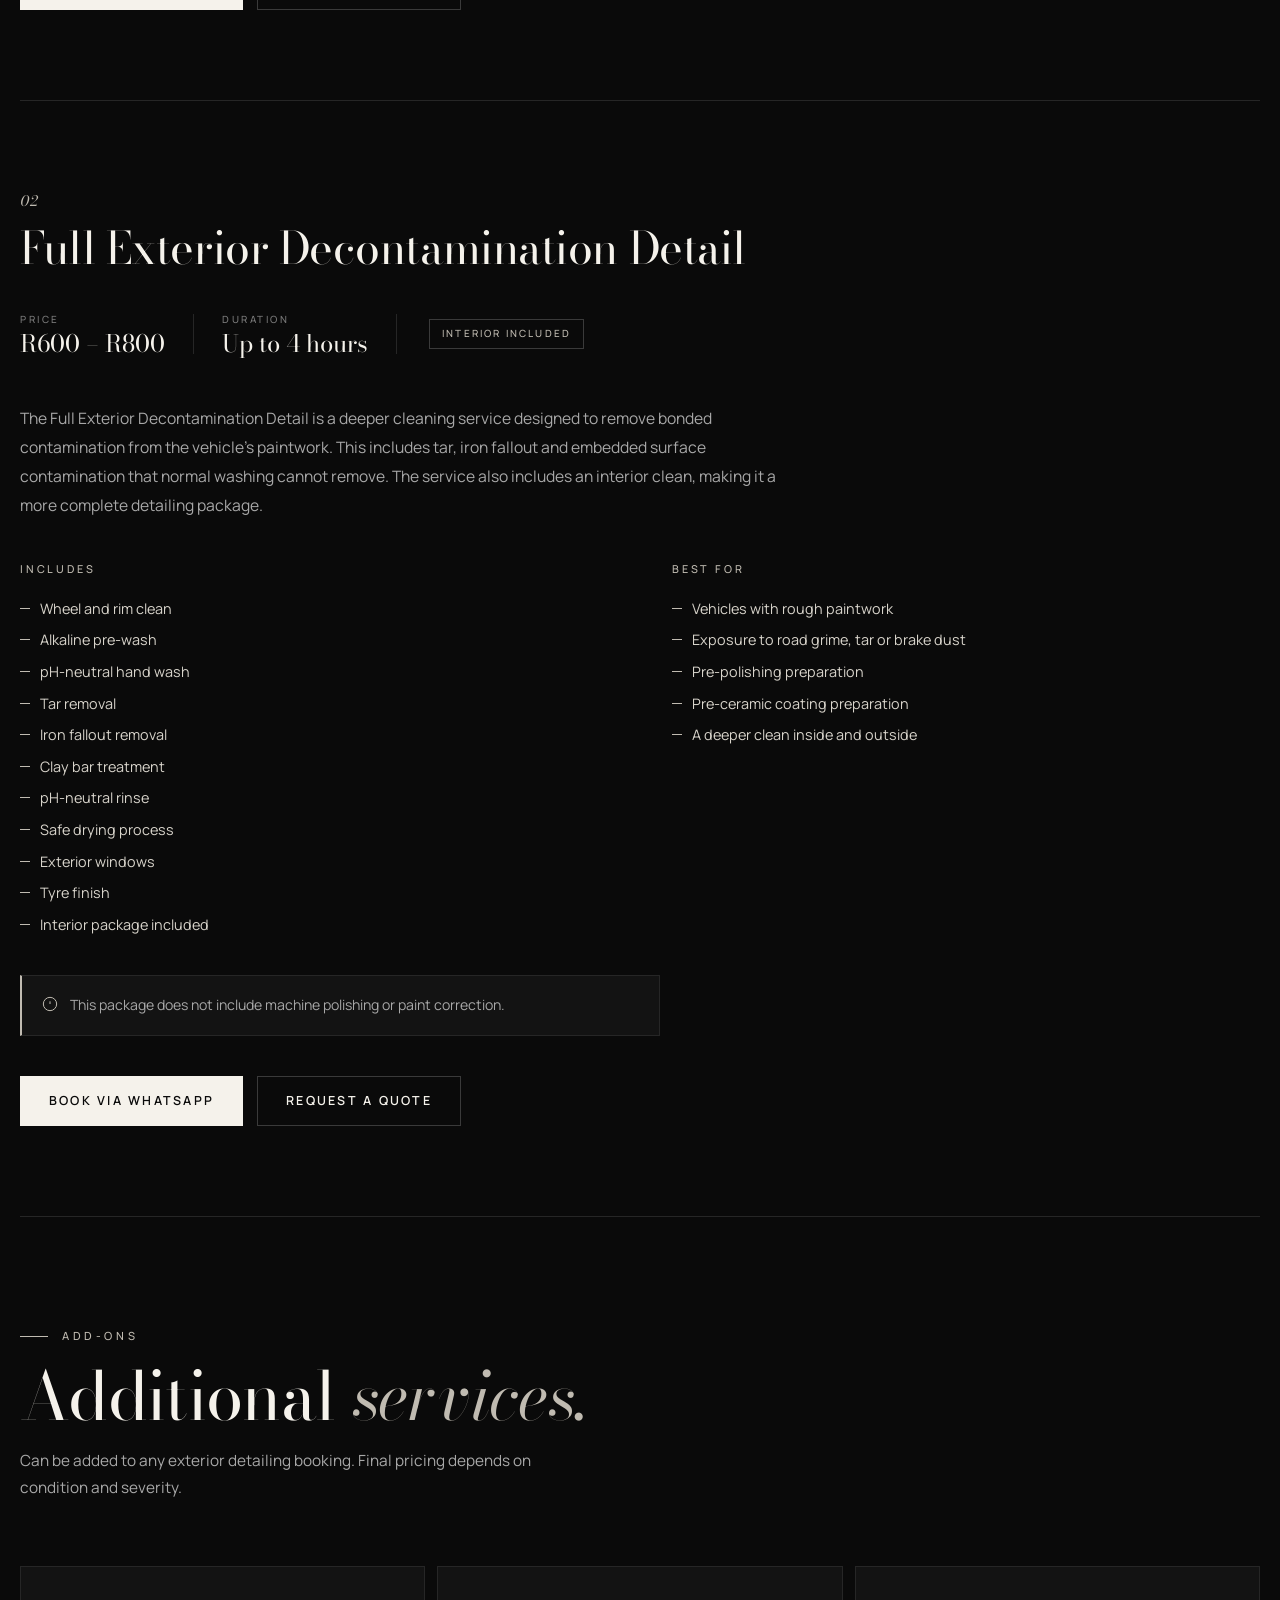
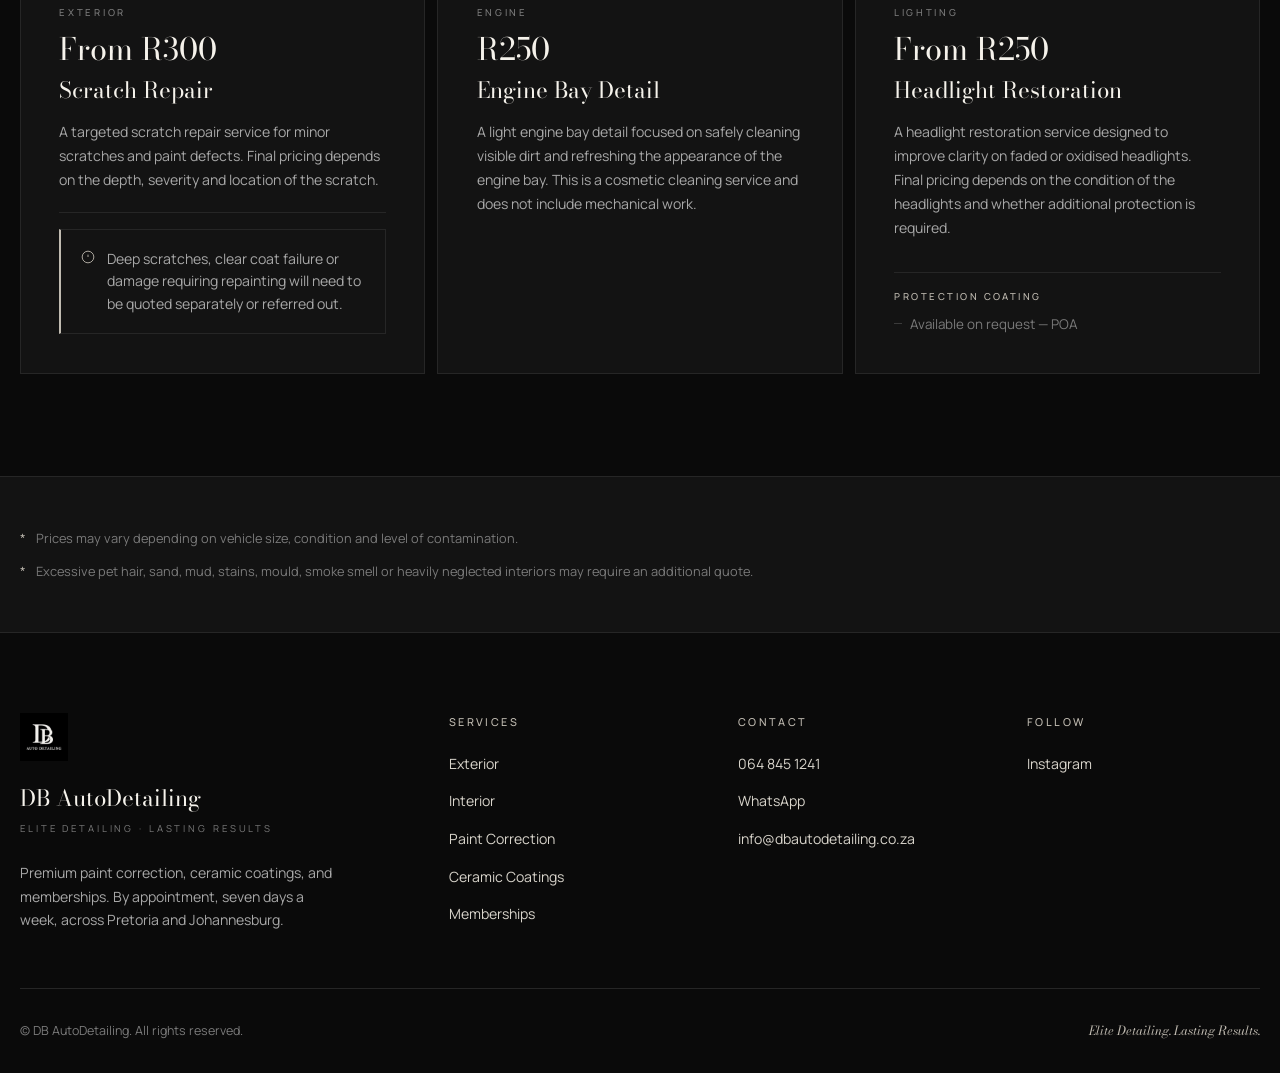
<file: exterior.html>
<!DOCTYPE html>
<html lang="en">
<head>
    <link rel="stylesheet" href="styles.css">
    <meta charset="UTF-8">
    <meta name="viewport" content="width=device-width, initial-scale=1.0">
    <title>Exterior Detailing — DB AutoDetailing</title>
</head>
<body>

    <!-- Utility bar -->
    <div class="utility-bar">
        <div class="utility-bar-inner">
            <span class="utility-item">
                <svg class="utility-icon" viewBox="0 0 24 24" fill="none" stroke="currentColor" stroke-width="1.5">
                    <circle cx="12" cy="12" r="10"/><polyline points="12 6 12 12 16 14"/>
                </svg>
                <span>7 days · by appointment</span>
            </span>
            <a class="utility-item" href="tel:+27648451241">
                <svg class="utility-icon" viewBox="0 0 24 24" fill="none" stroke="currentColor" stroke-width="1.5">
                    <path d="M22 16.92v3a2 2 0 0 1-2.18 2 19.79 19.79 0 0 1-8.63-3.07 19.5 19.5 0 0 1-6-6 19.79 19.79 0 0 1-3.07-8.67A2 2 0 0 1 4.11 2h3a2 2 0 0 1 2 1.72 12.84 12.84 0 0 0 .7 2.81 2 2 0 0 1-.45 2.11L8.09 9.91a16 16 0 0 0 6 6l1.27-1.27a2 2 0 0 1 2.11-.45 12.84 12.84 0 0 0 2.81.7A2 2 0 0 1 22 16.92z"/>
                </svg>
                <span>064 845 1241</span>
            </a>
            <a class="utility-item" href="https://wa.me/27648451241" target="_blank" rel="noopener">
                <svg class="utility-icon" viewBox="0 0 24 24" fill="currentColor">
                    <path d="M17.5 14.4c-.3-.1-1.8-.9-2-1-.3-.1-.5-.1-.7.1-.2.3-.8 1-.9 1.2-.2.2-.3.2-.6.1-.3-.1-1.3-.5-2.4-1.5-.9-.8-1.5-1.8-1.7-2-.2-.3 0-.5.1-.6.1-.1.3-.3.4-.5.1-.2.2-.3.3-.5.1-.2 0-.4 0-.5-.1-.1-.7-1.6-.9-2.2-.2-.6-.5-.5-.7-.5h-.6c-.2 0-.5.1-.8.4-.3.3-1 1-1 2.5s1.1 2.9 1.2 3.1c.1.2 2.1 3.2 5.1 4.5.7.3 1.3.5 1.7.6.7.2 1.4.2 1.9.1.6-.1 1.8-.7 2-1.4.2-.7.2-1.3.2-1.4-.1-.1-.3-.2-.6-.3M12 2C6.5 2 2 6.5 2 12c0 1.8.5 3.5 1.3 5L2 22l5.2-1.4c1.4.8 3.1 1.2 4.8 1.2 5.5 0 10-4.5 10-10S17.5 2 12 2z"/>
                </svg>
                <span>WhatsApp</span>
            </a>
            <a class="utility-item" href="mailto:info@dbautodetailing.co.za">
                <svg class="utility-icon" viewBox="0 0 24 24" fill="none" stroke="currentColor" stroke-width="1.5">
                    <path d="M4 4h16c1.1 0 2 .9 2 2v12c0 1.1-.9 2-2 2H4c-1.1 0-2-.9-2-2V6c0-1.1.9-2 2-2z"/>
                    <polyline points="22,6 12,13 2,6"/>
                </svg>
                <span>info@dbautodetailing.co.za</span>
            </a>
        </div>
    </div>

    <!-- Nav -->
    <header class="site-header">
        <nav class="nav">
            <div class="nav-inner">
                <a class="nav-brand" href="index.html">
                    <img src="images/Logo.png" alt="DB AutoDetailing logo">
                    <span class="nav-brand-text">
                        DB AutoDetailing
                        <small>Elite Detailing</small>
                    </span>
                </a>
                <ul class="nav-links">
                    <li><a href="index.html#services">Services</a></li>
                    <li><a href="index.html#gallery">Work</a></li>
                    <li><a href="index.html#founder">About</a></li>
                    <li><a class="nav-cta" href="index.html#contact">Get a Quote</a></li>
                </ul>
            </div>
        </nav>
    </header>

    <main>

        <!-- Page Hero -->
        <section class="page-hero">
            <div class="page-hero-bg" style="background-image: url('images/bmw-A-soaped.jpg'); background-position: center 45%"></div>
            <div class="page-hero-overlay"></div>
            <div class="page-hero-inner">
                <a class="page-back" href="index.html#services">
                    <svg viewBox="0 0 24 24" fill="none" stroke="currentColor" stroke-width="1.5" width="14" height="14">
                        <polyline points="15 18 9 12 15 6"/>
                    </svg>
                    All Services
                </a>
                <p class="eyebrow">DB AutoDetailing</p>
                <h1 class="page-hero-title">Exterior <span class="italic">Detailing</span></h1>
            </div>
        </section>

        <!-- Page Intro -->
        <section class="page-intro">
            <div class="page-intro-inner">
                <p class="page-intro-text">
                    Our exterior detailing services are designed to safely clean, refresh and decontaminate your vehicle's exterior. Whether you need a regular maintenance wash or a deeper decontamination service before polishing or protection, each process is carried out with care to reduce the risk of wash-induced marks and improve the overall appearance of the vehicle.
                </p>
            </div>
        </section>

        <!-- Services -->
        <section class="service-list">
            <div class="service-list-inner">

                <!-- Service 01 -->
                <article class="service-detail">

                    <div class="service-detail-header">
                        <div class="service-detail-left">
                            <span class="service-detail-num">01</span>
                            <h2 class="service-detail-title">Essential Exterior Wash</h2>
                            <div class="service-detail-meta">
                                <div class="service-meta-item">
                                    <span class="service-meta-label">Price</span>
                                    <span class="service-meta-value">R250 – R350</span>
                                </div>
                                <div class="service-meta-divider"></div>
                                <div class="service-meta-item">
                                    <span class="service-meta-label">Duration</span>
                                    <span class="service-meta-value">Up to 2 hours</span>
                                </div>
                            </div>
                        </div>
                    </div>

                    <p class="service-detail-desc">
                        The Essential Exterior Wash is a safe maintenance wash designed for vehicles that need a proper exterior clean without full decontamination. This service removes loose dirt, road film and surface grime while leaving the vehicle clean, dry and refreshed.
                    </p>

                    <div class="service-detail-columns">
                        <div class="service-detail-col">
                            <h4 class="service-col-title">Includes</h4>
                            <ul class="service-col-list">
                                <li>Wheel and rim clean</li>
                                <li>Alkaline pre-wash</li>
                                <li>pH-neutral hand wash</li>
                                <li>Safe drying process</li>
                                <li>Exterior windows</li>
                                <li>Tyre finish</li>
                            </ul>
                        </div>
                        <div class="service-detail-col">
                            <h4 class="service-col-title">Best For</h4>
                            <ul class="service-col-list">
                                <li>Regular maintenance cleaning</li>
                                <li>Lightly dirty vehicles</li>
                                <li>Clients wanting a refreshed exterior</li>
                                <li>Vehicles not needing decontamination</li>
                            </ul>
                        </div>
                    </div>

                    <div class="service-detail-cta">
                        <a class="btn" href="https://wa.me/27648451241?text=Hi%20DB%20AutoDetailing!%20I'd%20like%20to%20enquire%20about%20the%20Essential%20Exterior%20Wash." target="_blank" rel="noopener">Book via WhatsApp</a>
                        <a class="btn btn-ghost" href="index.html#contact">Request a Quote</a>
                    </div>

                </article>

                <!-- Service 02 -->
                <article class="service-detail">

                    <div class="service-detail-header">
                        <div class="service-detail-left">
                            <span class="service-detail-num">02</span>
                            <h2 class="service-detail-title">Full Exterior Decontamination Detail</h2>
                            <div class="service-detail-meta">
                                <div class="service-meta-item">
                                    <span class="service-meta-label">Price</span>
                                    <span class="service-meta-value">R600 – R800</span>
                                </div>
                                <div class="service-meta-divider"></div>
                                <div class="service-meta-item">
                                    <span class="service-meta-label">Duration</span>
                                    <span class="service-meta-value">Up to 4 hours</span>
                                </div>
                                <div class="service-meta-divider"></div>
                                <span class="service-badge">Interior Included</span>
                            </div>
                        </div>
                    </div>

                    <p class="service-detail-desc">
                        The Full Exterior Decontamination Detail is a deeper cleaning service designed to remove bonded contamination from the vehicle's paintwork. This includes tar, iron fallout and embedded surface contamination that normal washing cannot remove. The service also includes an interior clean, making it a more complete detailing package.
                    </p>

                    <div class="service-detail-columns">
                        <div class="service-detail-col">
                            <h4 class="service-col-title">Includes</h4>
                            <ul class="service-col-list">
                                <li>Wheel and rim clean</li>
                                <li>Alkaline pre-wash</li>
                                <li>pH-neutral hand wash</li>
                                <li>Tar removal</li>
                                <li>Iron fallout removal</li>
                                <li>Clay bar treatment</li>
                                <li>pH-neutral rinse</li>
                                <li>Safe drying process</li>
                                <li>Exterior windows</li>
                                <li>Tyre finish</li>
                                <li>Interior package included</li>
                            </ul>
                        </div>
                        <div class="service-detail-col">
                            <h4 class="service-col-title">Best For</h4>
                            <ul class="service-col-list">
                                <li>Vehicles with rough paintwork</li>
                                <li>Exposure to road grime, tar or brake dust</li>
                                <li>Pre-polishing preparation</li>
                                <li>Pre-ceramic coating preparation</li>
                                <li>A deeper clean inside and outside</li>
                            </ul>
                        </div>
                    </div>

                    <div class="service-note">
                        <svg viewBox="0 0 24 24" fill="none" stroke="currentColor" stroke-width="1.5" width="16" height="16" style="flex-shrink:0; margin-top:2px;">
                            <circle cx="12" cy="12" r="10"/>
                            <line x1="12" y1="8" x2="12" y2="12"/>
                            <line x1="12" y1="16" x2="12.01" y2="16"/>
                        </svg>
                        <p>This package does not include machine polishing or paint correction.</p>
                    </div>

                    <div class="service-detail-cta">
                        <a class="btn" href="https://wa.me/27648451241?text=Hi%20DB%20AutoDetailing!%20I'd%20like%20to%20enquire%20about%20the%20Full%20Exterior%20Decontamination%20Detail." target="_blank" rel="noopener">Book via WhatsApp</a>
                        <a class="btn btn-ghost" href="index.html#contact">Request a Quote</a>
                    </div>

                </article>

            </div>
        </section>

        <!-- Add-Ons -->
        <section class="ceramic-group">
            <div class="ceramic-group-inner">

                <header class="ceramic-group-header">
                    <p class="eyebrow">Add-Ons</p>
                    <h2 class="section-title">Additional <span class="italic">services.</span></h2>
                    <p class="ceramic-group-intro">Can be added to any exterior detailing booking. Final pricing depends on condition and severity.</p>
                </header>

                <div class="ceramic-add-ons-grid">

                    <div class="ceramic-card">
                        <span class="ceramic-card-tier">Exterior</span>
                        <p class="ceramic-card-price">From R300</p>
                        <h3 class="ceramic-card-title">Scratch Repair</h3>
                        <p class="ceramic-card-desc">A targeted scratch repair service for minor scratches and paint defects. Final pricing depends on the depth, severity and location of the scratch.</p>
                        <div class="ceramic-card-divider"></div>
                        <div class="service-note" style="margin-bottom:0;">
                            <svg viewBox="0 0 24 24" fill="none" stroke="currentColor" stroke-width="1.5" width="14" height="14" style="flex-shrink:0; margin-top:2px;">
                                <circle cx="12" cy="12" r="10"/>
                                <line x1="12" y1="8" x2="12" y2="12"/>
                                <line x1="12" y1="16" x2="12.01" y2="16"/>
                            </svg>
                            <p>Deep scratches, clear coat failure or damage requiring repainting will need to be quoted separately or referred out.</p>
                        </div>
                    </div>

                    <div class="ceramic-card">
                        <span class="ceramic-card-tier">Engine</span>
                        <p class="ceramic-card-price">R250</p>
                        <h3 class="ceramic-card-title">Engine Bay Detail</h3>
                        <p class="ceramic-card-desc">A light engine bay detail focused on safely cleaning visible dirt and refreshing the appearance of the engine bay. This is a cosmetic cleaning service and does not include mechanical work.</p>
                    </div>

                    <div class="ceramic-card">
                        <span class="ceramic-card-tier">Lighting</span>
                        <p class="ceramic-card-price">From R250</p>
                        <h3 class="ceramic-card-title">Headlight Restoration</h3>
                        <p class="ceramic-card-desc">A headlight restoration service designed to improve clarity on faded or oxidised headlights. Final pricing depends on the condition of the headlights and whether additional protection is required.</p>
                        <div class="ceramic-card-divider"></div>
                        <p class="ceramic-card-bestfor-title">Protection Coating</p>
                        <ul class="ceramic-card-bestfor">
                            <li>Available on request — POA</li>
                        </ul>
                    </div>

                </div>

            </div>
        </section>

        <!-- Pricing note -->
        <section class="page-footnotes">
            <div class="page-footnotes-inner">
                <p class="page-footnote">Prices may vary depending on vehicle size, condition and level of contamination.</p>
                <p class="page-footnote">Excessive pet hair, sand, mud, stains, mould, smoke smell or heavily neglected interiors may require an additional quote.</p>
            </div>
        </section>

    </main>

    <!-- Footer -->
    <footer class="site-footer">
        <div class="footer-inner">
            <div class="footer-grid">
                <div class="footer-brand">
                    <img src="images/Logo.png" alt="DB AutoDetailing">
                    <h3 class="footer-brand-name">DB AutoDetailing</h3>
                    <p class="footer-brand-tag">Elite Detailing · Lasting Results</p>
                    <p class="footer-brand-blurb">
                        Premium paint correction, ceramic coatings, and memberships. By appointment, seven days a week, across Pretoria and Johannesburg.
                    </p>
                </div>
                <div class="footer-col">
                    <h5 class="footer-col-title">Services</h5>
                    <ul>
                        <li><a href="exterior.html">Exterior</a></li>
                        <li><a href="interior.html">Interior</a></li>
                        <li><a href="paint-correction.html">Paint Correction</a></li>
                        <li><a href="ceramic-coatings.html">Ceramic Coatings</a></li>
                        <li><a href="memberships.html">Memberships</a></li>
                    </ul>
                </div>
                <div class="footer-col">
                    <h5 class="footer-col-title">Contact</h5>
                    <ul>
                        <li><a href="tel:+27648451241">064 845 1241</a></li>
                        <li><a href="https://wa.me/27648451241" target="_blank" rel="noopener">WhatsApp</a></li>
                        <li><a href="mailto:info@dbautodetailing.co.za">info@dbautodetailing.co.za</a></li>
                    </ul>
                </div>
                <div class="footer-col">
                    <h5 class="footer-col-title">Follow</h5>
                    <ul>
                        <li><a href="https://instagram.com/db_auto_detailing2025" target="_blank" rel="noopener">Instagram</a></li>
                    </ul>
                </div>
            </div>
            <div class="footer-bottom">
                <span class="footer-copy">© <span id="footer-year"></span> DB AutoDetailing. All rights reserved.</span>
                <span class="footer-tagline italic">Elite Detailing. Lasting Results.</span>
            </div>
        </div>
    </footer>

    <a class="whatsapp-float" href="https://wa.me/27648451241" target="_blank" rel="noopener" aria-label="Chat with us on WhatsApp">
        <svg viewBox="0 0 24 24" fill="currentColor" aria-hidden="true">
            <path d="M17.5 14.4c-.3-.1-1.8-.9-2-1-.3-.1-.5-.1-.7.1-.2.3-.8 1-.9 1.2-.2.2-.3.2-.6.1-.3-.1-1.3-.5-2.4-1.5-.9-.8-1.5-1.8-1.7-2-.2-.3 0-.5.1-.6.1-.1.3-.3.4-.5.1-.2.2-.3.3-.5.1-.2 0-.4 0-.5-.1-.1-.7-1.6-.9-2.2-.2-.6-.5-.5-.7-.5h-.6c-.2 0-.5.1-.8.4-.3.3-1 1-1 2.5s1.1 2.9 1.2 3.1c.1.2 2.1 3.2 5.1 4.5.7.3 1.3.5 1.7.6.7.2 1.4.2 1.9.1.6-.1 1.8-.7 2-1.4.2-.7.2-1.3.2-1.4-.1-.1-.3-.2-.6-.3M12 2C6.5 2 2 6.5 2 12c0 1.8.5 3.5 1.3 5L2 22l5.2-1.4c1.4.8 3.1 1.2 4.8 1.2 5.5 0 10-4.5 10-10S17.5 2 12 2z"/>
        </svg>
    </a>

    <script src="script.js"></script>

</body>
</html>
</file>
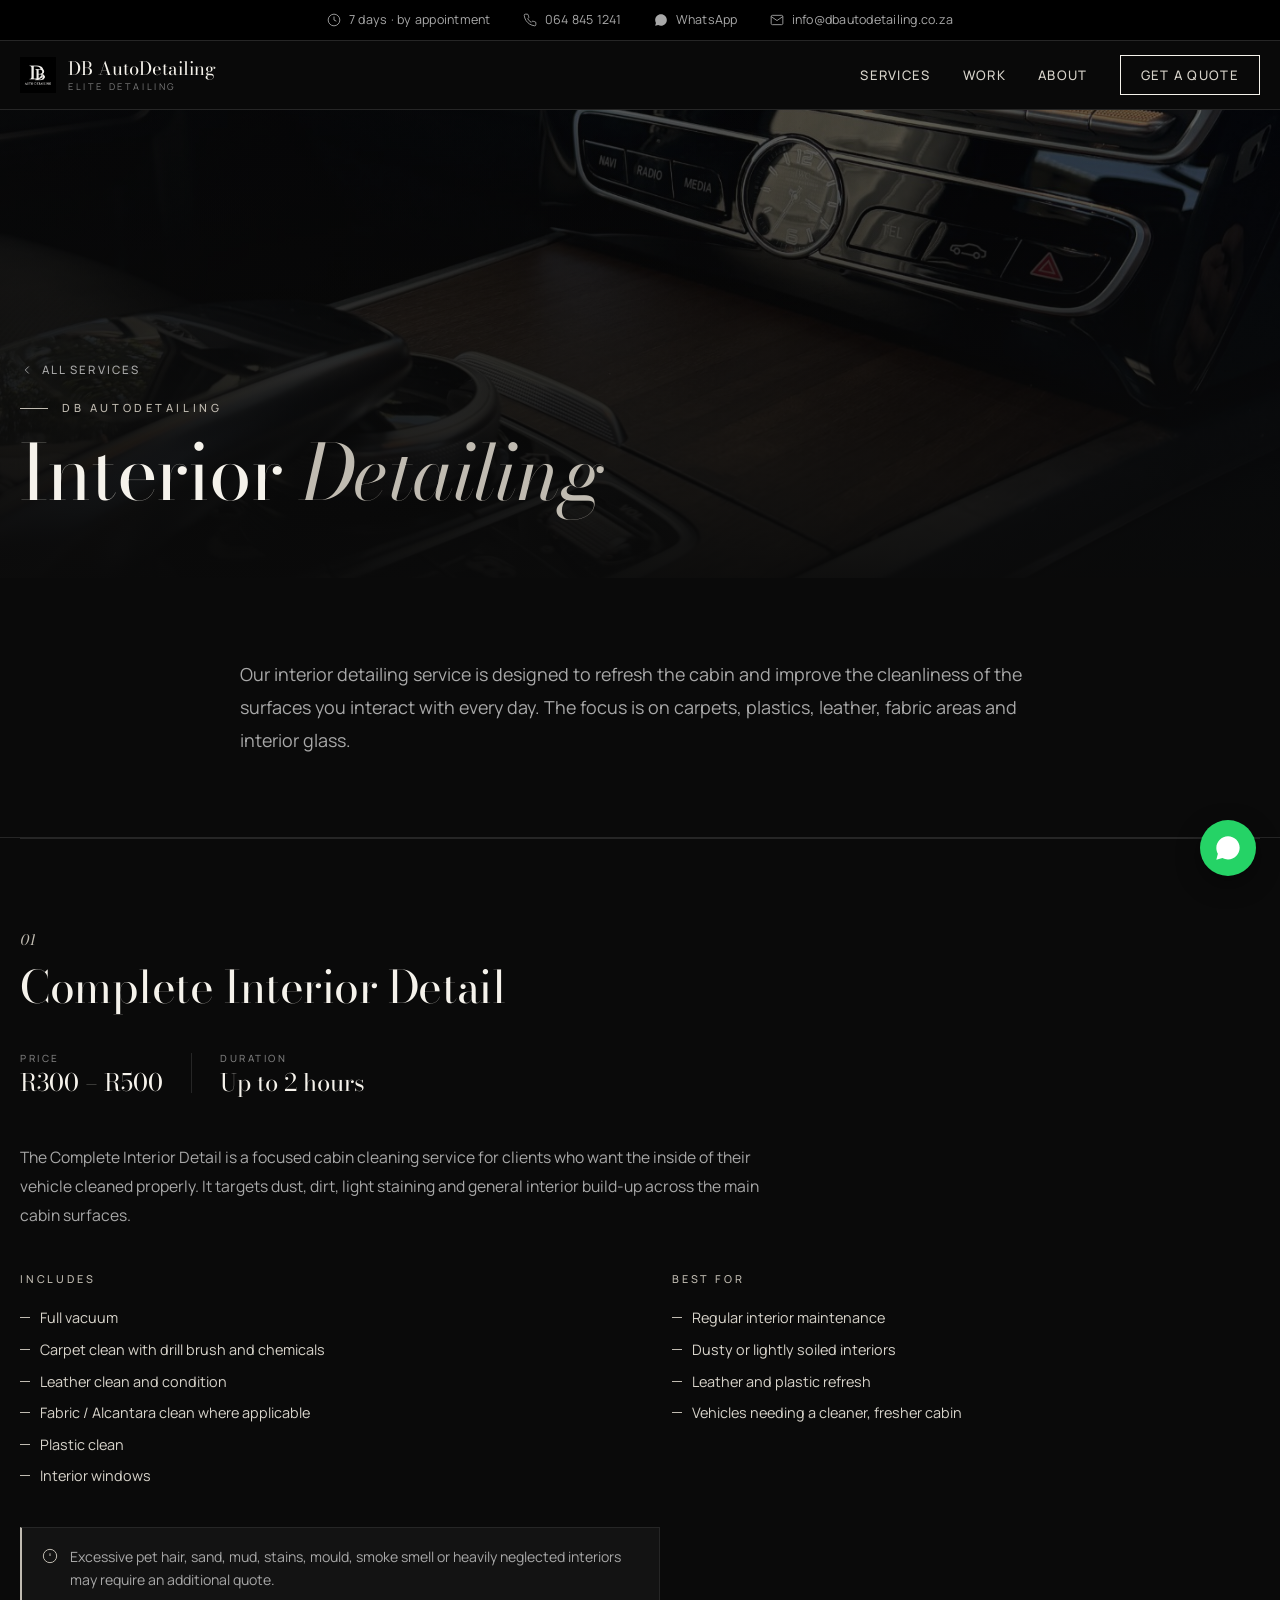
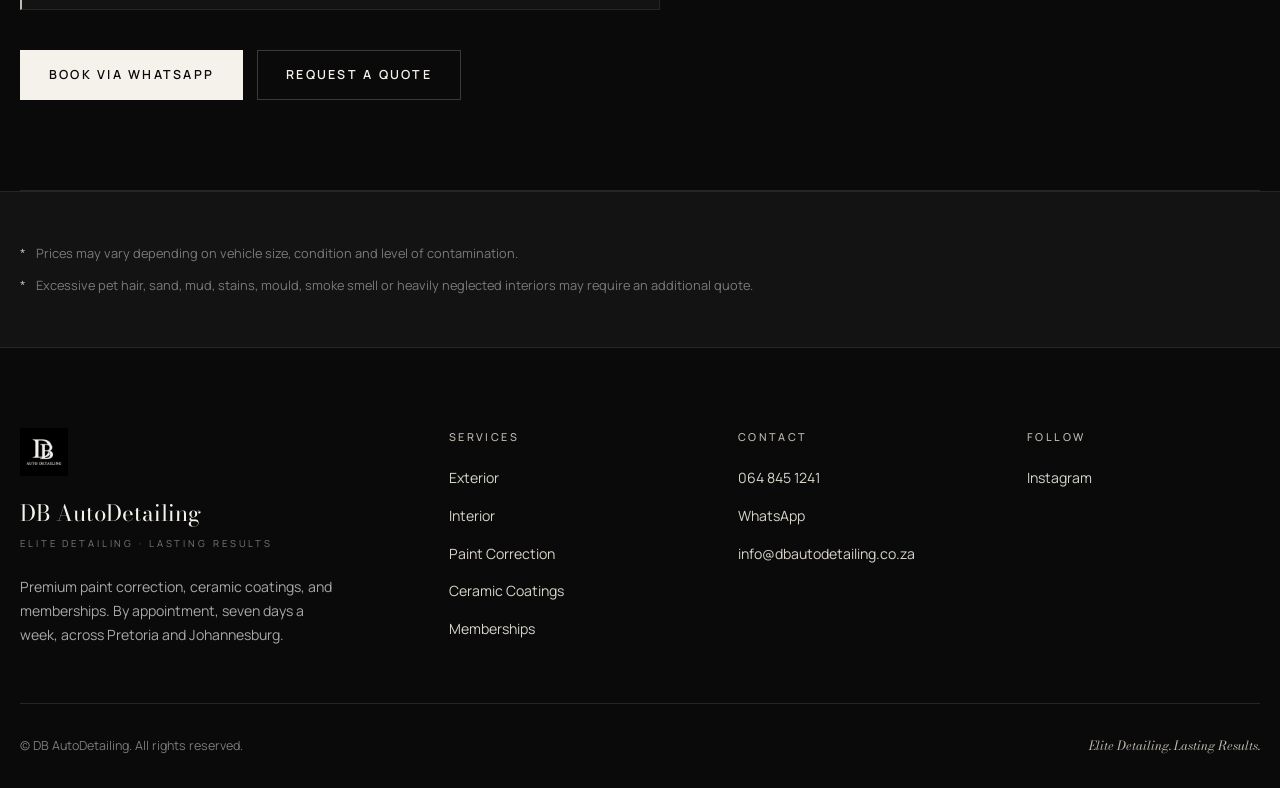
<file: interior.html>
<!DOCTYPE html>
<html lang="en">
<head>
    <link rel="stylesheet" href="styles.css">
    <meta charset="UTF-8">
    <meta name="viewport" content="width=device-width, initial-scale=1.0">
    <title>Interior Detailing — DB AutoDetailing</title>
</head>
<body>

    <!-- Utility bar -->
    <div class="utility-bar">
        <div class="utility-bar-inner">
            <span class="utility-item">
                <svg class="utility-icon" viewBox="0 0 24 24" fill="none" stroke="currentColor" stroke-width="1.5">
                    <circle cx="12" cy="12" r="10"/><polyline points="12 6 12 12 16 14"/>
                </svg>
                <span>7 days · by appointment</span>
            </span>
            <a class="utility-item" href="tel:+27648451241">
                <svg class="utility-icon" viewBox="0 0 24 24" fill="none" stroke="currentColor" stroke-width="1.5">
                    <path d="M22 16.92v3a2 2 0 0 1-2.18 2 19.79 19.79 0 0 1-8.63-3.07 19.5 19.5 0 0 1-6-6 19.79 19.79 0 0 1-3.07-8.67A2 2 0 0 1 4.11 2h3a2 2 0 0 1 2 1.72 12.84 12.84 0 0 0 .7 2.81 2 2 0 0 1-.45 2.11L8.09 9.91a16 16 0 0 0 6 6l1.27-1.27a2 2 0 0 1 2.11-.45 12.84 12.84 0 0 0 2.81.7A2 2 0 0 1 22 16.92z"/>
                </svg>
                <span>064 845 1241</span>
            </a>
            <a class="utility-item" href="https://wa.me/27648451241" target="_blank" rel="noopener">
                <svg class="utility-icon" viewBox="0 0 24 24" fill="currentColor">
                    <path d="M17.5 14.4c-.3-.1-1.8-.9-2-1-.3-.1-.5-.1-.7.1-.2.3-.8 1-.9 1.2-.2.2-.3.2-.6.1-.3-.1-1.3-.5-2.4-1.5-.9-.8-1.5-1.8-1.7-2-.2-.3 0-.5.1-.6.1-.1.3-.3.4-.5.1-.2.2-.3.3-.5.1-.2 0-.4 0-.5-.1-.1-.7-1.6-.9-2.2-.2-.6-.5-.5-.7-.5h-.6c-.2 0-.5.1-.8.4-.3.3-1 1-1 2.5s1.1 2.9 1.2 3.1c.1.2 2.1 3.2 5.1 4.5.7.3 1.3.5 1.7.6.7.2 1.4.2 1.9.1.6-.1 1.8-.7 2-1.4.2-.7.2-1.3.2-1.4-.1-.1-.3-.2-.6-.3M12 2C6.5 2 2 6.5 2 12c0 1.8.5 3.5 1.3 5L2 22l5.2-1.4c1.4.8 3.1 1.2 4.8 1.2 5.5 0 10-4.5 10-10S17.5 2 12 2z"/>
                </svg>
                <span>WhatsApp</span>
            </a>
            <a class="utility-item" href="mailto:info@dbautodetailing.co.za">
                <svg class="utility-icon" viewBox="0 0 24 24" fill="none" stroke="currentColor" stroke-width="1.5">
                    <path d="M4 4h16c1.1 0 2 .9 2 2v12c0 1.1-.9 2-2 2H4c-1.1 0-2-.9-2-2V6c0-1.1.9-2 2-2z"/>
                    <polyline points="22,6 12,13 2,6"/>
                </svg>
                <span>info@dbautodetailing.co.za</span>
            </a>
        </div>
    </div>

    <!-- Nav -->
    <header class="site-header">
        <nav class="nav">
            <div class="nav-inner">
                <a class="nav-brand" href="index.html">
                    <img src="images/Logo.png" alt="DB AutoDetailing logo">
                    <span class="nav-brand-text">
                        DB AutoDetailing
                        <small>Elite Detailing</small>
                    </span>
                </a>
                <ul class="nav-links">
                    <li><a href="index.html#services">Services</a></li>
                    <li><a href="index.html#gallery">Work</a></li>
                    <li><a href="index.html#founder">About</a></li>
                    <li><a class="nav-cta" href="index.html#contact">Get a Quote</a></li>
                </ul>
            </div>
        </nav>
    </header>

    <main>

        <!-- Page Hero -->
        <!-- IMAGE: Replace service-interior.jpg with a clean interior cabin shot -->
        <section class="page-hero">
            <div class="page-hero-bg" style="background-image: url('images/g-63\ centre\ interior.jpg'); background-position: center 72%"></div>
            <div class="page-hero-overlay"></div>
            <div class="page-hero-inner">
                <a class="page-back" href="index.html#services">
                    <svg viewBox="0 0 24 24" fill="none" stroke="currentColor" stroke-width="1.5" width="14" height="14">
                        <polyline points="15 18 9 12 15 6"/>
                    </svg>
                    All Services
                </a>
                <p class="eyebrow">DB AutoDetailing</p>
                <h1 class="page-hero-title">Interior <span class="italic">Detailing</span></h1>
            </div>
        </section>

        <!-- Page Intro -->
        <section class="page-intro">
            <div class="page-intro-inner">
                <p class="page-intro-text">
                    Our interior detailing service is designed to refresh the cabin and improve the cleanliness of the surfaces you interact with every day. The focus is on carpets, plastics, leather, fabric areas and interior glass.
                </p>
            </div>
        </section>

        <!-- Services -->
        <section class="service-list">
            <div class="service-list-inner">

                <!-- Service 01 -->
                <article class="service-detail">

                    <div class="service-detail-header">
                        <div class="service-detail-left">
                            <span class="service-detail-num">01</span>
                            <h2 class="service-detail-title">Complete Interior Detail</h2>
                            <div class="service-detail-meta">
                                <div class="service-meta-item">
                                    <span class="service-meta-label">Price</span>
                                    <span class="service-meta-value">R300 – R500</span>
                                </div>
                                <div class="service-meta-divider"></div>
                                <div class="service-meta-item">
                                    <span class="service-meta-label">Duration</span>
                                    <span class="service-meta-value">Up to 2 hours</span>
                                </div>
                            </div>
                        </div>
                    </div>

                    <p class="service-detail-desc">
                        The Complete Interior Detail is a focused cabin cleaning service for clients who want the inside of their vehicle cleaned properly. It targets dust, dirt, light staining and general interior build-up across the main cabin surfaces.
                    </p>

                    <div class="service-detail-columns">
                        <div class="service-detail-col">
                            <h4 class="service-col-title">Includes</h4>
                            <ul class="service-col-list">
                                <li>Full vacuum</li>
                                <li>Carpet clean with drill brush and chemicals</li>
                                <li>Leather clean and condition</li>
                                <li>Fabric / Alcantara clean where applicable</li>
                                <li>Plastic clean</li>
                                <li>Interior windows</li>
                            </ul>
                        </div>
                        <div class="service-detail-col">
                            <h4 class="service-col-title">Best For</h4>
                            <ul class="service-col-list">
                                <li>Regular interior maintenance</li>
                                <li>Dusty or lightly soiled interiors</li>
                                <li>Leather and plastic refresh</li>
                                <li>Vehicles needing a cleaner, fresher cabin</li>
                            </ul>
                        </div>
                    </div>

                    <div class="service-note">
                        <svg viewBox="0 0 24 24" fill="none" stroke="currentColor" stroke-width="1.5" width="16" height="16" style="flex-shrink:0; margin-top:2px;">
                            <circle cx="12" cy="12" r="10"/>
                            <line x1="12" y1="8" x2="12" y2="12"/>
                            <line x1="12" y1="16" x2="12.01" y2="16"/>
                        </svg>
                        <p>Excessive pet hair, sand, mud, stains, mould, smoke smell or heavily neglected interiors may require an additional quote.</p>
                    </div>

                    <div class="service-detail-cta">
                        <a class="btn" href="https://wa.me/27648451241?text=Hi%20DB%20AutoDetailing!%20I'd%20like%20to%20enquire%20about%20the%20Complete%20Interior%20Detail." target="_blank" rel="noopener">Book via WhatsApp</a>
                        <a class="btn btn-ghost" href="index.html#contact">Request a Quote</a>
                    </div>

                </article>

            </div>
        </section>

        <!-- Footnotes -->
        <section class="page-footnotes">
            <div class="page-footnotes-inner">
                <p class="page-footnote">Prices may vary depending on vehicle size, condition and level of contamination.</p>
                <p class="page-footnote">Excessive pet hair, sand, mud, stains, mould, smoke smell or heavily neglected interiors may require an additional quote.</p>
            </div>
        </section>

    </main>

    <!-- Footer -->
    <footer class="site-footer">
        <div class="footer-inner">
            <div class="footer-grid">
                <div class="footer-brand">
                    <img src="images/Logo.png" alt="DB AutoDetailing">
                    <h3 class="footer-brand-name">DB AutoDetailing</h3>
                    <p class="footer-brand-tag">Elite Detailing · Lasting Results</p>
                    <p class="footer-brand-blurb">
                        Premium paint correction, ceramic coatings, and memberships. By appointment, seven days a week, across Pretoria and Johannesburg.
                    </p>
                </div>
                <div class="footer-col">
                    <h5 class="footer-col-title">Services</h5>
                    <ul>
                        <li><a href="exterior.html">Exterior</a></li>
                        <li><a href="interior.html">Interior</a></li>
                        <li><a href="paint-correction.html">Paint Correction</a></li>
                        <li><a href="ceramic-coatings.html">Ceramic Coatings</a></li>
                        <li><a href="memberships.html">Memberships</a></li>
                    </ul>
                </div>
                <div class="footer-col">
                    <h5 class="footer-col-title">Contact</h5>
                    <ul>
                        <li><a href="tel:+27648451241">064 845 1241</a></li>
                        <li><a href="https://wa.me/27648451241" target="_blank" rel="noopener">WhatsApp</a></li>
                        <li><a href="mailto:info@dbautodetailing.co.za">info@dbautodetailing.co.za</a></li>
                    </ul>
                </div>
                <div class="footer-col">
                    <h5 class="footer-col-title">Follow</h5>
                    <ul>
                        <li><a href="https://instagram.com/db_auto_detailing2025" target="_blank" rel="noopener">Instagram</a></li>
                    </ul>
                </div>
            </div>
            <div class="footer-bottom">
                <span class="footer-copy">© <span id="footer-year"></span> DB AutoDetailing. All rights reserved.</span>
                <span class="footer-tagline italic">Elite Detailing. Lasting Results.</span>
            </div>
        </div>
    </footer>

    <a class="whatsapp-float" href="https://wa.me/27648451241" target="_blank" rel="noopener" aria-label="Chat with us on WhatsApp">
        <svg viewBox="0 0 24 24" fill="currentColor" aria-hidden="true">
            <path d="M17.5 14.4c-.3-.1-1.8-.9-2-1-.3-.1-.5-.1-.7.1-.2.3-.8 1-.9 1.2-.2.2-.3.2-.6.1-.3-.1-1.3-.5-2.4-1.5-.9-.8-1.5-1.8-1.7-2-.2-.3 0-.5.1-.6.1-.1.3-.3.4-.5.1-.2.2-.3.3-.5.1-.2 0-.4 0-.5-.1-.1-.7-1.6-.9-2.2-.2-.6-.5-.5-.7-.5h-.6c-.2 0-.5.1-.8.4-.3.3-1 1-1 2.5s1.1 2.9 1.2 3.1c.1.2 2.1 3.2 5.1 4.5.7.3 1.3.5 1.7.6.7.2 1.4.2 1.9.1.6-.1 1.8-.7 2-1.4.2-.7.2-1.3.2-1.4-.1-.1-.3-.2-.6-.3M12 2C6.5 2 2 6.5 2 12c0 1.8.5 3.5 1.3 5L2 22l5.2-1.4c1.4.8 3.1 1.2 4.8 1.2 5.5 0 10-4.5 10-10S17.5 2 12 2z"/>
        </svg>
    </a>

    <script src="script.js"></script>

</body>
</html>
</file>
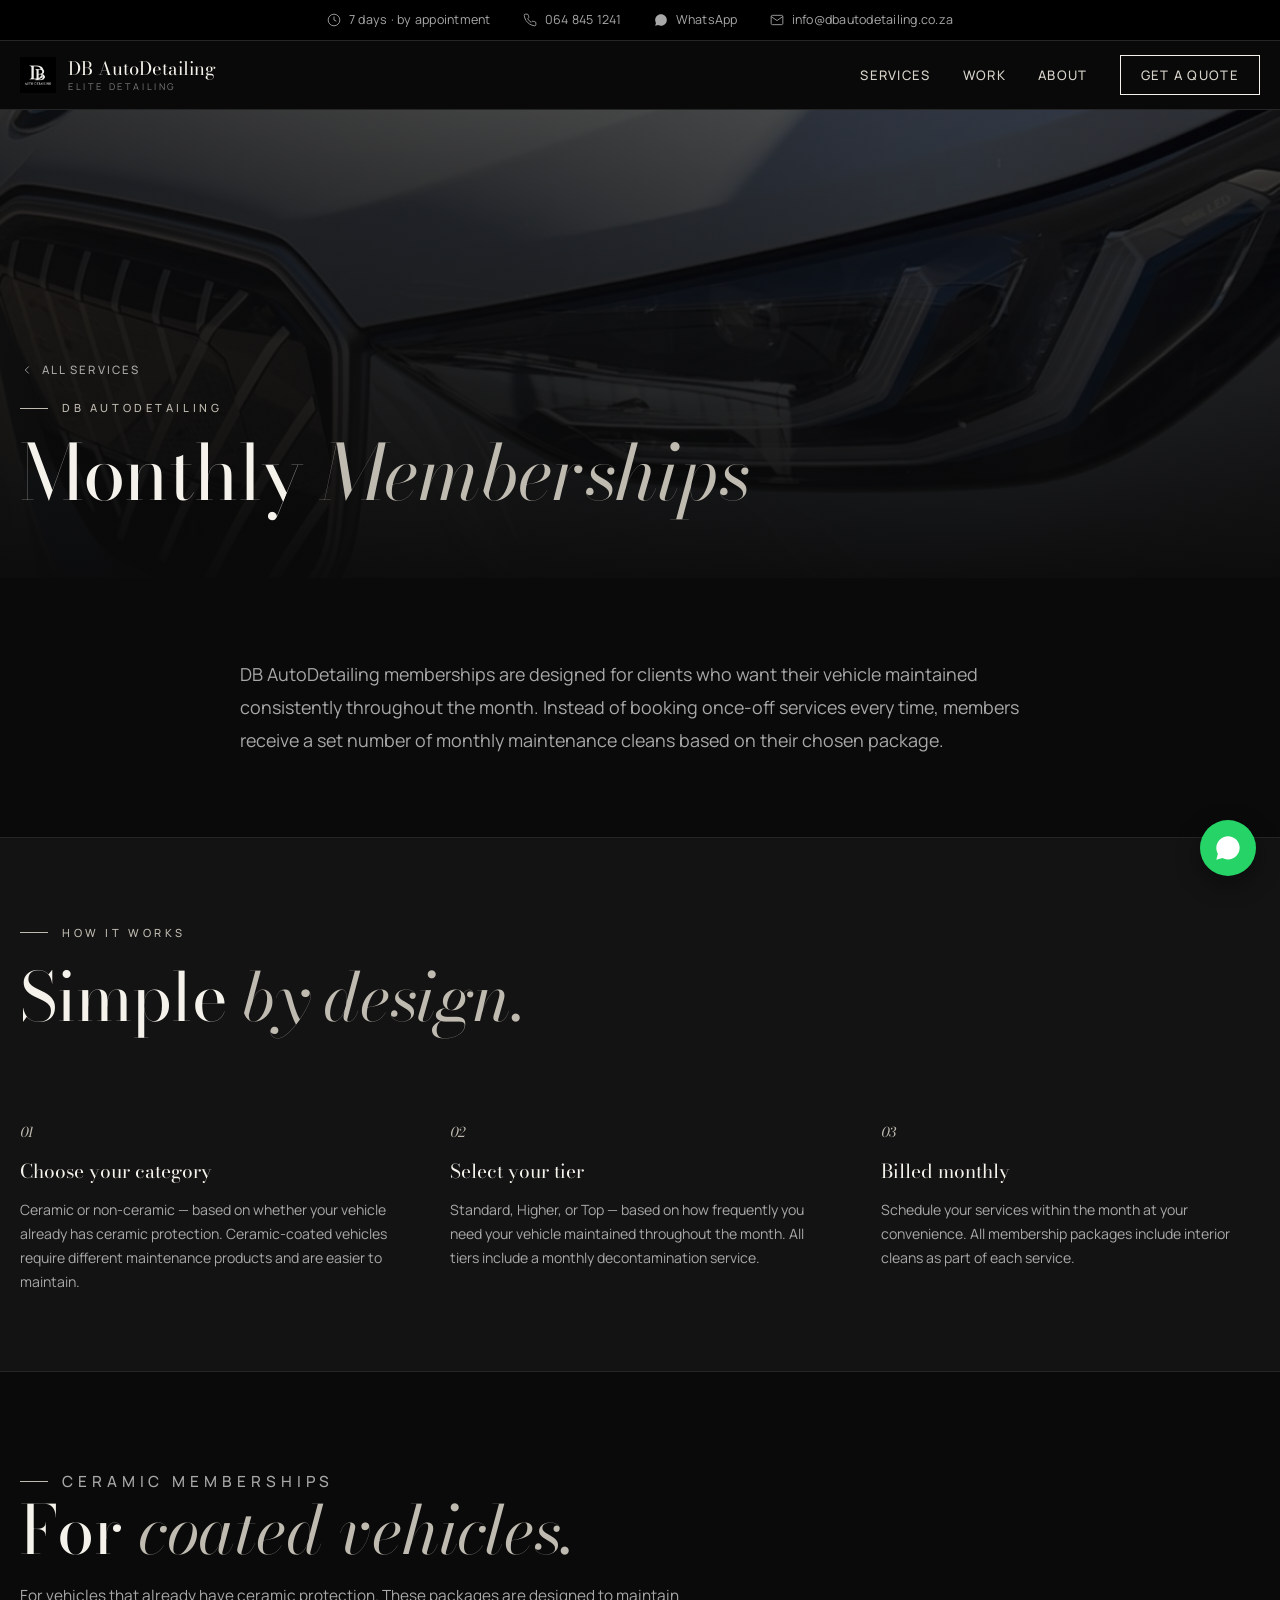
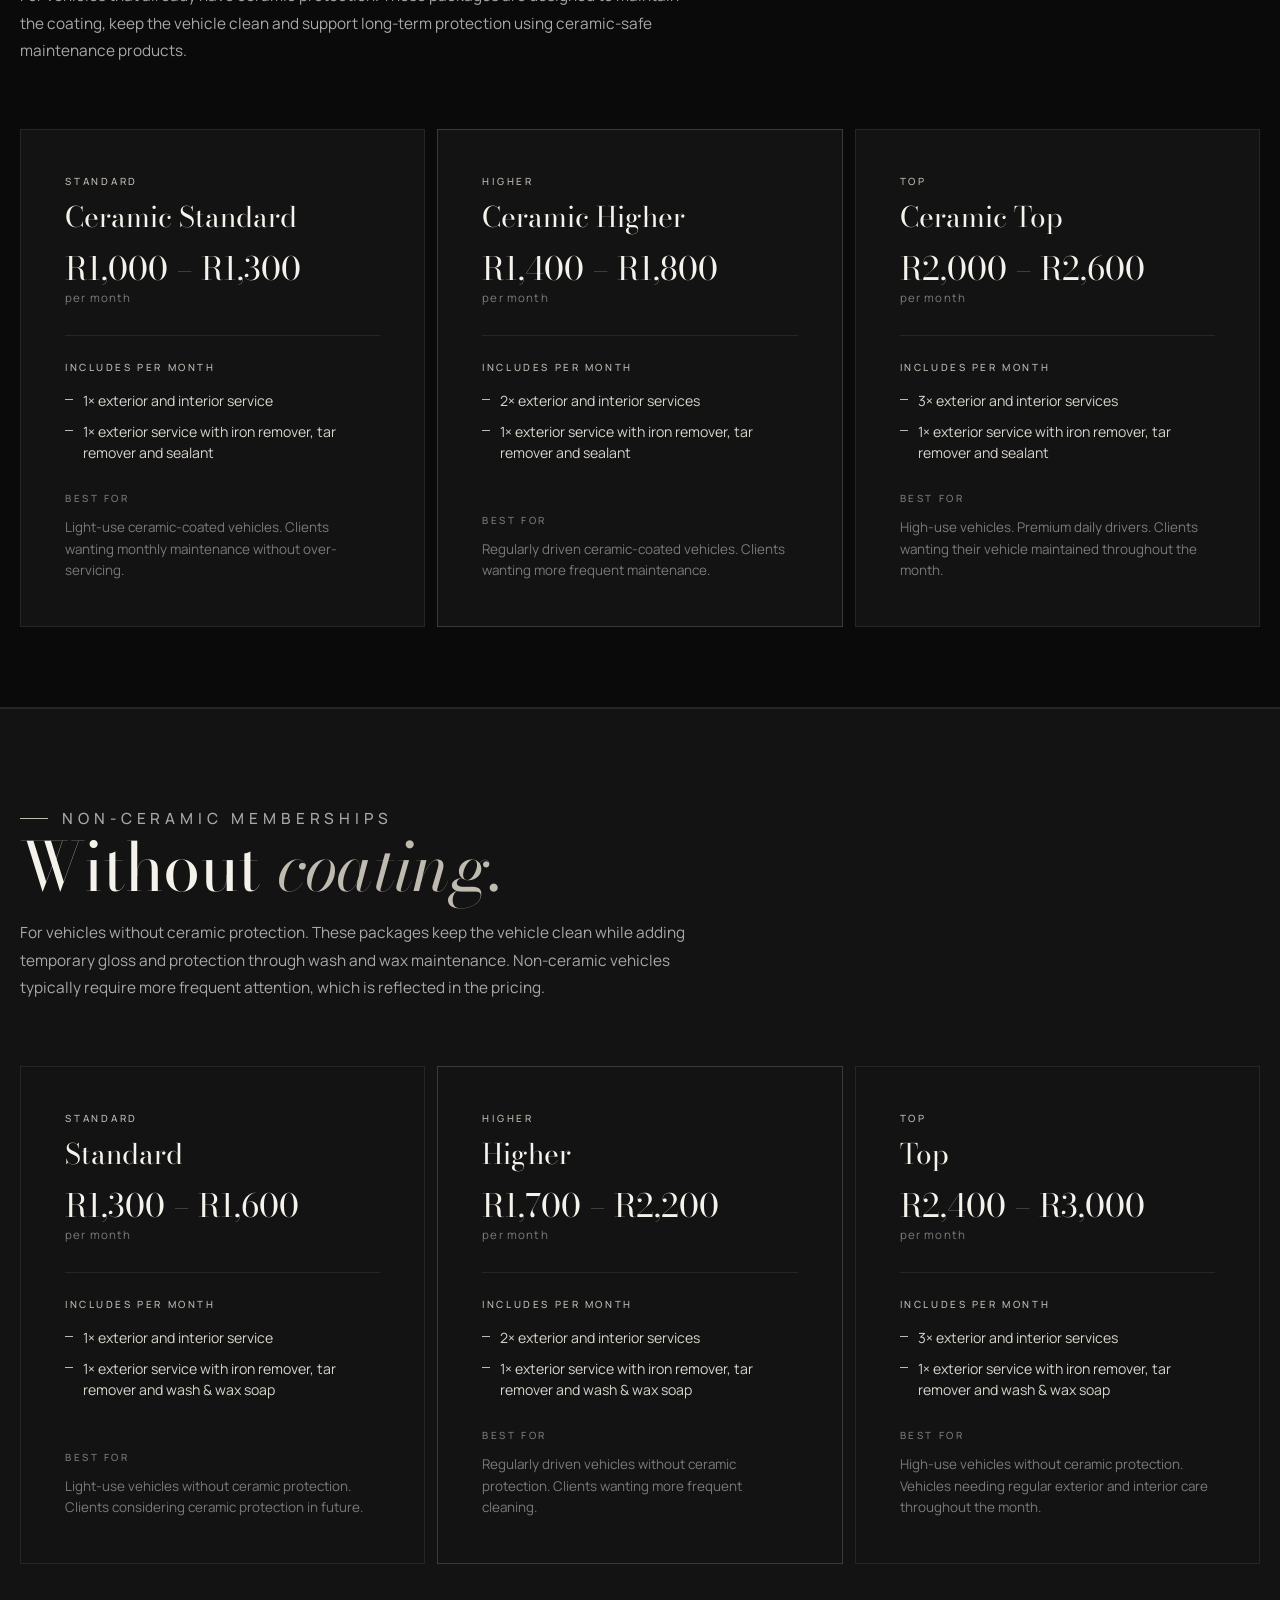
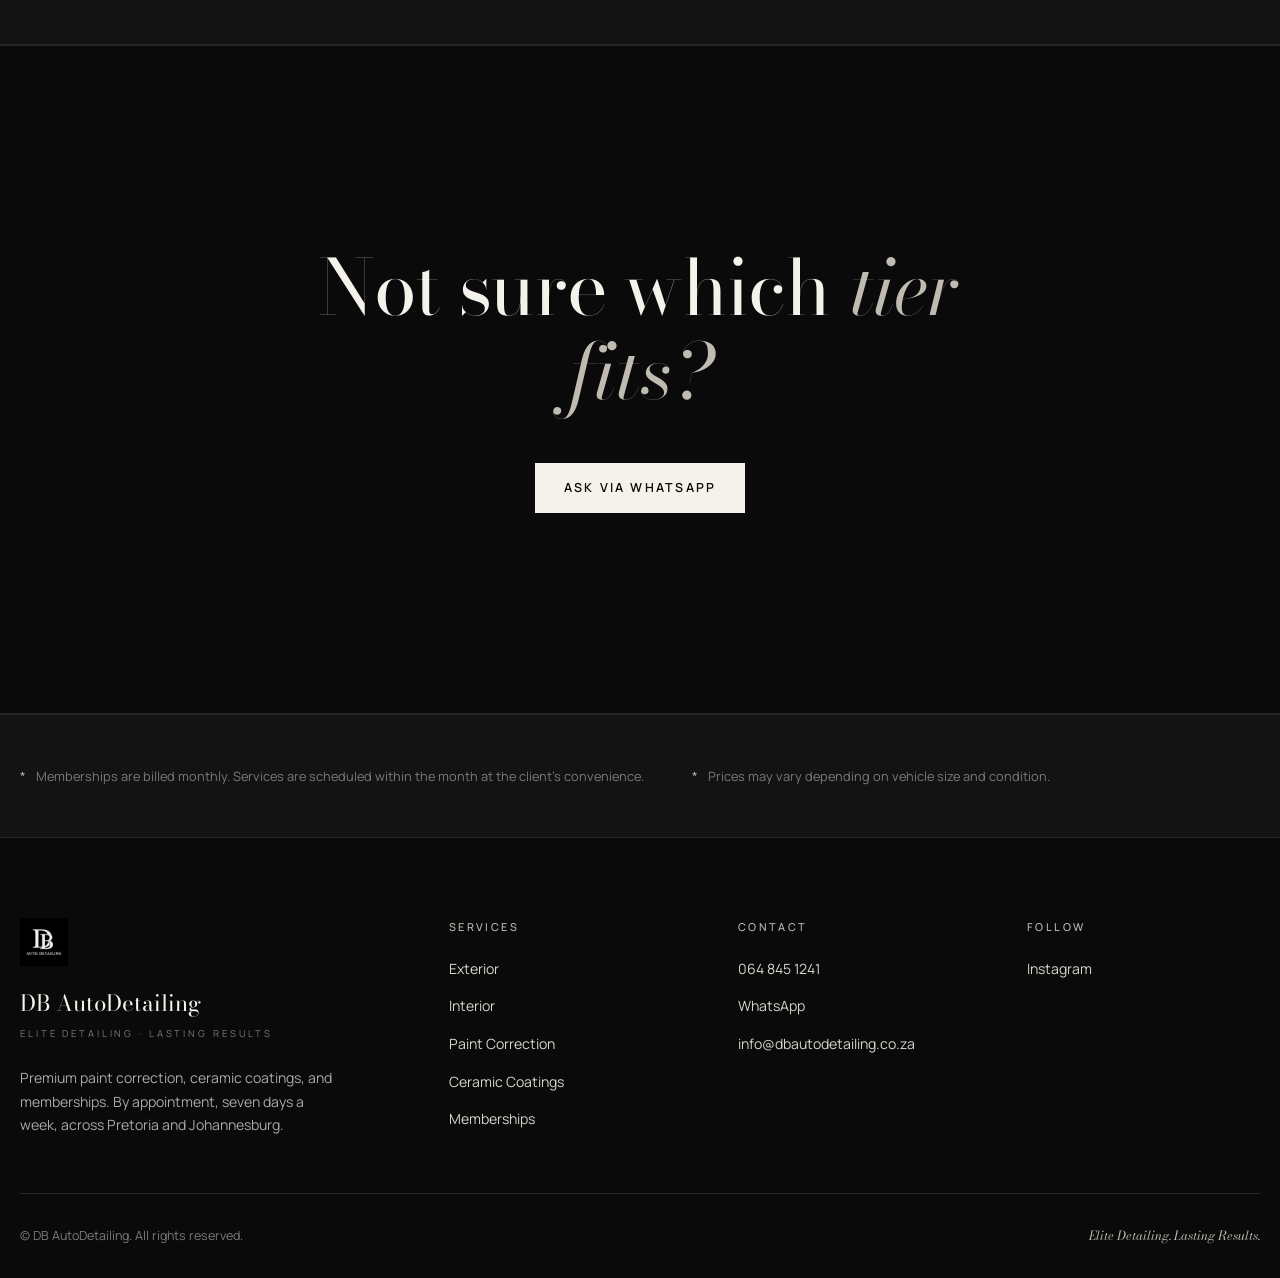
<file: memberships.html>
<!DOCTYPE html>
<html lang="en">
<head>
    <link rel="stylesheet" href="styles.css">
    <meta charset="UTF-8">
    <meta name="viewport" content="width=device-width, initial-scale=1.0">
    <title>Memberships — DB AutoDetailing</title>
</head>
<body>

    <!-- Utility bar -->
    <div class="utility-bar">
        <div class="utility-bar-inner">
            <span class="utility-item">
                <svg class="utility-icon" viewBox="0 0 24 24" fill="none" stroke="currentColor" stroke-width="1.5">
                    <circle cx="12" cy="12" r="10"/><polyline points="12 6 12 12 16 14"/>
                </svg>
                <span>7 days · by appointment</span>
            </span>
            <a class="utility-item" href="tel:+27648451241">
                <svg class="utility-icon" viewBox="0 0 24 24" fill="none" stroke="currentColor" stroke-width="1.5">
                    <path d="M22 16.92v3a2 2 0 0 1-2.18 2 19.79 19.79 0 0 1-8.63-3.07 19.5 19.5 0 0 1-6-6 19.79 19.79 0 0 1-3.07-8.67A2 2 0 0 1 4.11 2h3a2 2 0 0 1 2 1.72 12.84 12.84 0 0 0 .7 2.81 2 2 0 0 1-.45 2.11L8.09 9.91a16 16 0 0 0 6 6l1.27-1.27a2 2 0 0 1 2.11-.45 12.84 12.84 0 0 0 2.81.7A2 2 0 0 1 22 16.92z"/>
                </svg>
                <span>064 845 1241</span>
            </a>
            <a class="utility-item" href="https://wa.me/27648451241" target="_blank" rel="noopener">
                <svg class="utility-icon" viewBox="0 0 24 24" fill="currentColor">
                    <path d="M17.5 14.4c-.3-.1-1.8-.9-2-1-.3-.1-.5-.1-.7.1-.2.3-.8 1-.9 1.2-.2.2-.3.2-.6.1-.3-.1-1.3-.5-2.4-1.5-.9-.8-1.5-1.8-1.7-2-.2-.3 0-.5.1-.6.1-.1.3-.3.4-.5.1-.2.2-.3.3-.5.1-.2 0-.4 0-.5-.1-.1-.7-1.6-.9-2.2-.2-.6-.5-.5-.7-.5h-.6c-.2 0-.5.1-.8.4-.3.3-1 1-1 2.5s1.1 2.9 1.2 3.1c.1.2 2.1 3.2 5.1 4.5.7.3 1.3.5 1.7.6.7.2 1.4.2 1.9.1.6-.1 1.8-.7 2-1.4.2-.7.2-1.3.2-1.4-.1-.1-.3-.2-.6-.3M12 2C6.5 2 2 6.5 2 12c0 1.8.5 3.5 1.3 5L2 22l5.2-1.4c1.4.8 3.1 1.2 4.8 1.2 5.5 0 10-4.5 10-10S17.5 2 12 2z"/>
                </svg>
                <span>WhatsApp</span>
            </a>
            <a class="utility-item" href="mailto:info@dbautodetailing.co.za">
                <svg class="utility-icon" viewBox="0 0 24 24" fill="none" stroke="currentColor" stroke-width="1.5">
                    <path d="M4 4h16c1.1 0 2 .9 2 2v12c0 1.1-.9 2-2 2H4c-1.1 0-2-.9-2-2V6c0-1.1.9-2 2-2z"/>
                    <polyline points="22,6 12,13 2,6"/>
                </svg>
                <span>info@dbautodetailing.co.za</span>
            </a>
        </div>
    </div>

    <!-- Nav -->
    <header class="site-header">
        <nav class="nav">
            <div class="nav-inner">
                <a class="nav-brand" href="index.html">
                    <img src="images/Logo.png" alt="DB AutoDetailing logo">
                    <span class="nav-brand-text">
                        DB AutoDetailing
                        <small>Elite Detailing</small>
                    </span>
                </a>
                <ul class="nav-links">
                    <li><a href="index.html#services">Services</a></li>
                    <li><a href="index.html#gallery">Work</a></li>
                    <li><a href="index.html#founder">About</a></li>
                    <li><a class="nav-cta" href="index.html#contact">Get a Quote</a></li>
                </ul>
            </div>
        </nav>
    </header>

    <main>

        <!-- Page Hero -->
        <section class="page-hero">
            <div class="page-hero-bg" style="background-image: url('images/BMW-X3-front.jpg'); background-position: center 43%"></div>
            <div class="page-hero-overlay"></div>
            <div class="page-hero-inner">
                <a class="page-back" href="index.html#services">
                    <svg viewBox="0 0 24 24" fill="none" stroke="currentColor" stroke-width="1.5" width="14" height="14">
                        <polyline points="15 18 9 12 15 6"/>
                    </svg>
                    All Services
                </a>
                <p class="eyebrow">DB AutoDetailing</p>
                <h1 class="page-hero-title">Monthly <span class="italic">Memberships</span></h1>
            </div>
        </section>

        <!-- Page Intro -->
        <section class="page-intro">
            <div class="page-intro-inner">
                <p class="page-intro-text">
                    DB AutoDetailing memberships are designed for clients who want their vehicle maintained consistently throughout the month. Instead of booking once-off services every time, members receive a set number of monthly maintenance cleans based on their chosen package.
                </p>
            </div>
        </section>

        <!-- How it works -->
        <section class="membership-how">
            <div class="membership-how-inner">

                <header class="section-head">
                    <p class="eyebrow">How It Works</p>
                    <h2 class="section-title">Simple <span class="italic">by design.</span></h2>
                </header>

                <div class="membership-how-grid">

                    <div class="membership-how-item">
                        <span class="membership-how-num">01</span>
                        <h4>Choose your category</h4>
                        <p>Ceramic or non-ceramic — based on whether your vehicle already has ceramic protection. Ceramic-coated vehicles require different maintenance products and are easier to maintain.</p>
                    </div>

                    <div class="membership-how-item">
                        <span class="membership-how-num">02</span>
                        <h4>Select your tier</h4>
                        <p>Standard, Higher, or Top — based on how frequently you need your vehicle maintained throughout the month. All tiers include a monthly decontamination service.</p>
                    </div>

                    <div class="membership-how-item">
                        <span class="membership-how-num">03</span>
                        <h4>Billed monthly</h4>
                        <p>Schedule your services within the month at your convenience. All membership packages include interior cleans as part of each service.</p>
                    </div>

                </div>

            </div>
        </section>

        <!-- Ceramic Memberships -->
        <section class="membership-category">
            <div class="membership-category-inner">

                <div class="membership-category-intro">
                    <p class="eyebrow">Ceramic Memberships</p>
                    <h2 class="section-title">For <span class="italic">coated vehicles.</span></h2>
                    <p>For vehicles that already have ceramic protection. These packages are designed to maintain the coating, keep the vehicle clean and support long-term protection using ceramic-safe maintenance products.</p>
                </div>

                <div class="membership-grid">

                    <!-- Ceramic Standard -->
                    <div class="membership-card">
                        <p class="membership-card-tier">Standard</p>
                        <h3 class="membership-card-title">Ceramic Standard</h3>
                        <p class="membership-card-price">R1,000 – R1,300</p>
                        <p class="membership-card-price-note">per month</p>
                        <div class="membership-card-divider"></div>
                        <p class="membership-card-includes-title">Includes per month</p>
                        <ul class="membership-card-list">
                            <li>1× exterior and interior service</li>
                            <li>1× exterior service with iron remover, tar remover and sealant</li>
                        </ul>
                        <p class="membership-card-bestfor-title">Best For</p>
                        <p class="membership-card-bestfor">Light-use ceramic-coated vehicles. Clients wanting monthly maintenance without over-servicing.</p>
                    </div>

                    <!-- Ceramic Higher -->
                    <div class="membership-card membership-card-featured">
                        <p class="membership-card-tier">Higher</p>
                        <h3 class="membership-card-title">Ceramic Higher</h3>
                        <p class="membership-card-price">R1,400 – R1,800</p>
                        <p class="membership-card-price-note">per month</p>
                        <div class="membership-card-divider"></div>
                        <p class="membership-card-includes-title">Includes per month</p>
                        <ul class="membership-card-list">
                            <li>2× exterior and interior services</li>
                            <li>1× exterior service with iron remover, tar remover and sealant</li>
                        </ul>
                        <p class="membership-card-bestfor-title">Best For</p>
                        <p class="membership-card-bestfor">Regularly driven ceramic-coated vehicles. Clients wanting more frequent maintenance.</p>
                    </div>

                    <!-- Ceramic Top -->
                    <div class="membership-card">
                        <p class="membership-card-tier">Top</p>
                        <h3 class="membership-card-title">Ceramic Top</h3>
                        <p class="membership-card-price">R2,000 – R2,600</p>
                        <p class="membership-card-price-note">per month</p>
                        <div class="membership-card-divider"></div>
                        <p class="membership-card-includes-title">Includes per month</p>
                        <ul class="membership-card-list">
                            <li>3× exterior and interior services</li>
                            <li>1× exterior service with iron remover, tar remover and sealant</li>
                        </ul>
                        <p class="membership-card-bestfor-title">Best For</p>
                        <p class="membership-card-bestfor">High-use vehicles. Premium daily drivers. Clients wanting their vehicle maintained throughout the month.</p>
                    </div>

                </div>

            </div>
        </section>

        <!-- Non-Ceramic Memberships -->
        <section class="membership-category membership-category-alt">
            <div class="membership-category-inner">

                <div class="membership-category-intro">
                    <p class="eyebrow">Non-Ceramic Memberships</p>
                    <h2 class="section-title">Without <span class="italic">coating.</span></h2>
                    <p>For vehicles without ceramic protection. These packages keep the vehicle clean while adding temporary gloss and protection through wash and wax maintenance. Non-ceramic vehicles typically require more frequent attention, which is reflected in the pricing.</p>
                </div>

                <div class="membership-grid">

                    <!-- Non-Ceramic Standard -->
                    <div class="membership-card">
                        <p class="membership-card-tier">Standard</p>
                        <h3 class="membership-card-title">Standard</h3>
                        <p class="membership-card-price">R1,300 – R1,600</p>
                        <p class="membership-card-price-note">per month</p>
                        <div class="membership-card-divider"></div>
                        <p class="membership-card-includes-title">Includes per month</p>
                        <ul class="membership-card-list">
                            <li>1× exterior and interior service</li>
                            <li>1× exterior service with iron remover, tar remover and wash &amp; wax soap</li>
                        </ul>
                        <p class="membership-card-bestfor-title">Best For</p>
                        <p class="membership-card-bestfor">Light-use vehicles without ceramic protection. Clients considering ceramic protection in future.</p>
                    </div>

                    <!-- Non-Ceramic Higher -->
                    <div class="membership-card membership-card-featured">
                        <p class="membership-card-tier">Higher</p>
                        <h3 class="membership-card-title">Higher</h3>
                        <p class="membership-card-price">R1,700 – R2,200</p>
                        <p class="membership-card-price-note">per month</p>
                        <div class="membership-card-divider"></div>
                        <p class="membership-card-includes-title">Includes per month</p>
                        <ul class="membership-card-list">
                            <li>2× exterior and interior services</li>
                            <li>1× exterior service with iron remover, tar remover and wash &amp; wax soap</li>
                        </ul>
                        <p class="membership-card-bestfor-title">Best For</p>
                        <p class="membership-card-bestfor">Regularly driven vehicles without ceramic protection. Clients wanting more frequent cleaning.</p>
                    </div>

                    <!-- Non-Ceramic Top -->
                    <div class="membership-card">
                        <p class="membership-card-tier">Top</p>
                        <h3 class="membership-card-title">Top</h3>
                        <p class="membership-card-price">R2,400 – R3,000</p>
                        <p class="membership-card-price-note">per month</p>
                        <div class="membership-card-divider"></div>
                        <p class="membership-card-includes-title">Includes per month</p>
                        <ul class="membership-card-list">
                            <li>3× exterior and interior services</li>
                            <li>1× exterior service with iron remover, tar remover and wash &amp; wax soap</li>
                        </ul>
                        <p class="membership-card-bestfor-title">Best For</p>
                        <p class="membership-card-bestfor">High-use vehicles without ceramic protection. Vehicles needing regular exterior and interior care throughout the month.</p>
                    </div>

                </div>

            </div>
        </section>

        <!-- CTA -->
        <section class="final-cta">
            <div class="final-cta-inner">
                <h2 class="final-cta-title">
                    Not sure which <span class="italic">tier fits?</span>
                </h2>
                <a class="btn" href="https://wa.me/27648451241?text=Hi%20DB%20AutoDetailing!%20I'd%20like%20to%20enquire%20about%20a%20membership." target="_blank" rel="noopener">Ask via WhatsApp</a>
            </div>
        </section>

        <!-- Footnotes -->
        <section class="page-footnotes">
            <div class="page-footnotes-inner">
                <p class="page-footnote">Memberships are billed monthly. Services are scheduled within the month at the client's convenience.</p>
                <p class="page-footnote">Prices may vary depending on vehicle size and condition.</p>
            </div>
        </section>

    </main>

    <!-- Footer -->
    <footer class="site-footer">
        <div class="footer-inner">
            <div class="footer-grid">
                <div class="footer-brand">
                    <img src="images/Logo.png" alt="DB AutoDetailing">
                    <h3 class="footer-brand-name">DB AutoDetailing</h3>
                    <p class="footer-brand-tag">Elite Detailing · Lasting Results</p>
                    <p class="footer-brand-blurb">
                        Premium paint correction, ceramic coatings, and memberships. By appointment, seven days a week, across Pretoria and Johannesburg.
                    </p>
                </div>
                <div class="footer-col">
                    <h5 class="footer-col-title">Services</h5>
                    <ul>
                        <li><a href="exterior.html">Exterior</a></li>
                        <li><a href="interior.html">Interior</a></li>
                        <li><a href="paint-correction.html">Paint Correction</a></li>
                        <li><a href="ceramic-coatings.html">Ceramic Coatings</a></li>
                        <li><a href="memberships.html">Memberships</a></li>
                    </ul>
                </div>
                <div class="footer-col">
                    <h5 class="footer-col-title">Contact</h5>
                    <ul>
                        <li><a href="tel:+27648451241">064 845 1241</a></li>
                        <li><a href="https://wa.me/27648451241" target="_blank" rel="noopener">WhatsApp</a></li>
                        <li><a href="mailto:info@dbautodetailing.co.za">info@dbautodetailing.co.za</a></li>
                    </ul>
                </div>
                <div class="footer-col">
                    <h5 class="footer-col-title">Follow</h5>
                    <ul>
                        <li><a href="https://instagram.com/db_auto_detailing2025" target="_blank" rel="noopener">Instagram</a></li>
                    </ul>
                </div>
            </div>
            <div class="footer-bottom">
                <span class="footer-copy">© <span id="footer-year"></span> DB AutoDetailing. All rights reserved.</span>
                <span class="footer-tagline italic">Elite Detailing. Lasting Results.</span>
            </div>
        </div>
    </footer>

    <a class="whatsapp-float" href="https://wa.me/27648451241" target="_blank" rel="noopener" aria-label="Chat with us on WhatsApp">
        <svg viewBox="0 0 24 24" fill="currentColor" aria-hidden="true">
            <path d="M17.5 14.4c-.3-.1-1.8-.9-2-1-.3-.1-.5-.1-.7.1-.2.3-.8 1-.9 1.2-.2.2-.3.2-.6.1-.3-.1-1.3-.5-2.4-1.5-.9-.8-1.5-1.8-1.7-2-.2-.3 0-.5.1-.6.1-.1.3-.3.4-.5.1-.2.2-.3.3-.5.1-.2 0-.4 0-.5-.1-.1-.7-1.6-.9-2.2-.2-.6-.5-.5-.7-.5h-.6c-.2 0-.5.1-.8.4-.3.3-1 1-1 2.5s1.1 2.9 1.2 3.1c.1.2 2.1 3.2 5.1 4.5.7.3 1.3.5 1.7.6.7.2 1.4.2 1.9.1.6-.1 1.8-.7 2-1.4.2-.7.2-1.3.2-1.4-.1-.1-.3-.2-.6-.3M12 2C6.5 2 2 6.5 2 12c0 1.8.5 3.5 1.3 5L2 22l5.2-1.4c1.4.8 3.1 1.2 4.8 1.2 5.5 0 10-4.5 10-10S17.5 2 12 2z"/>
        </svg>
    </a>

    <script src="script.js"></script>

</body>
</html>
</file>
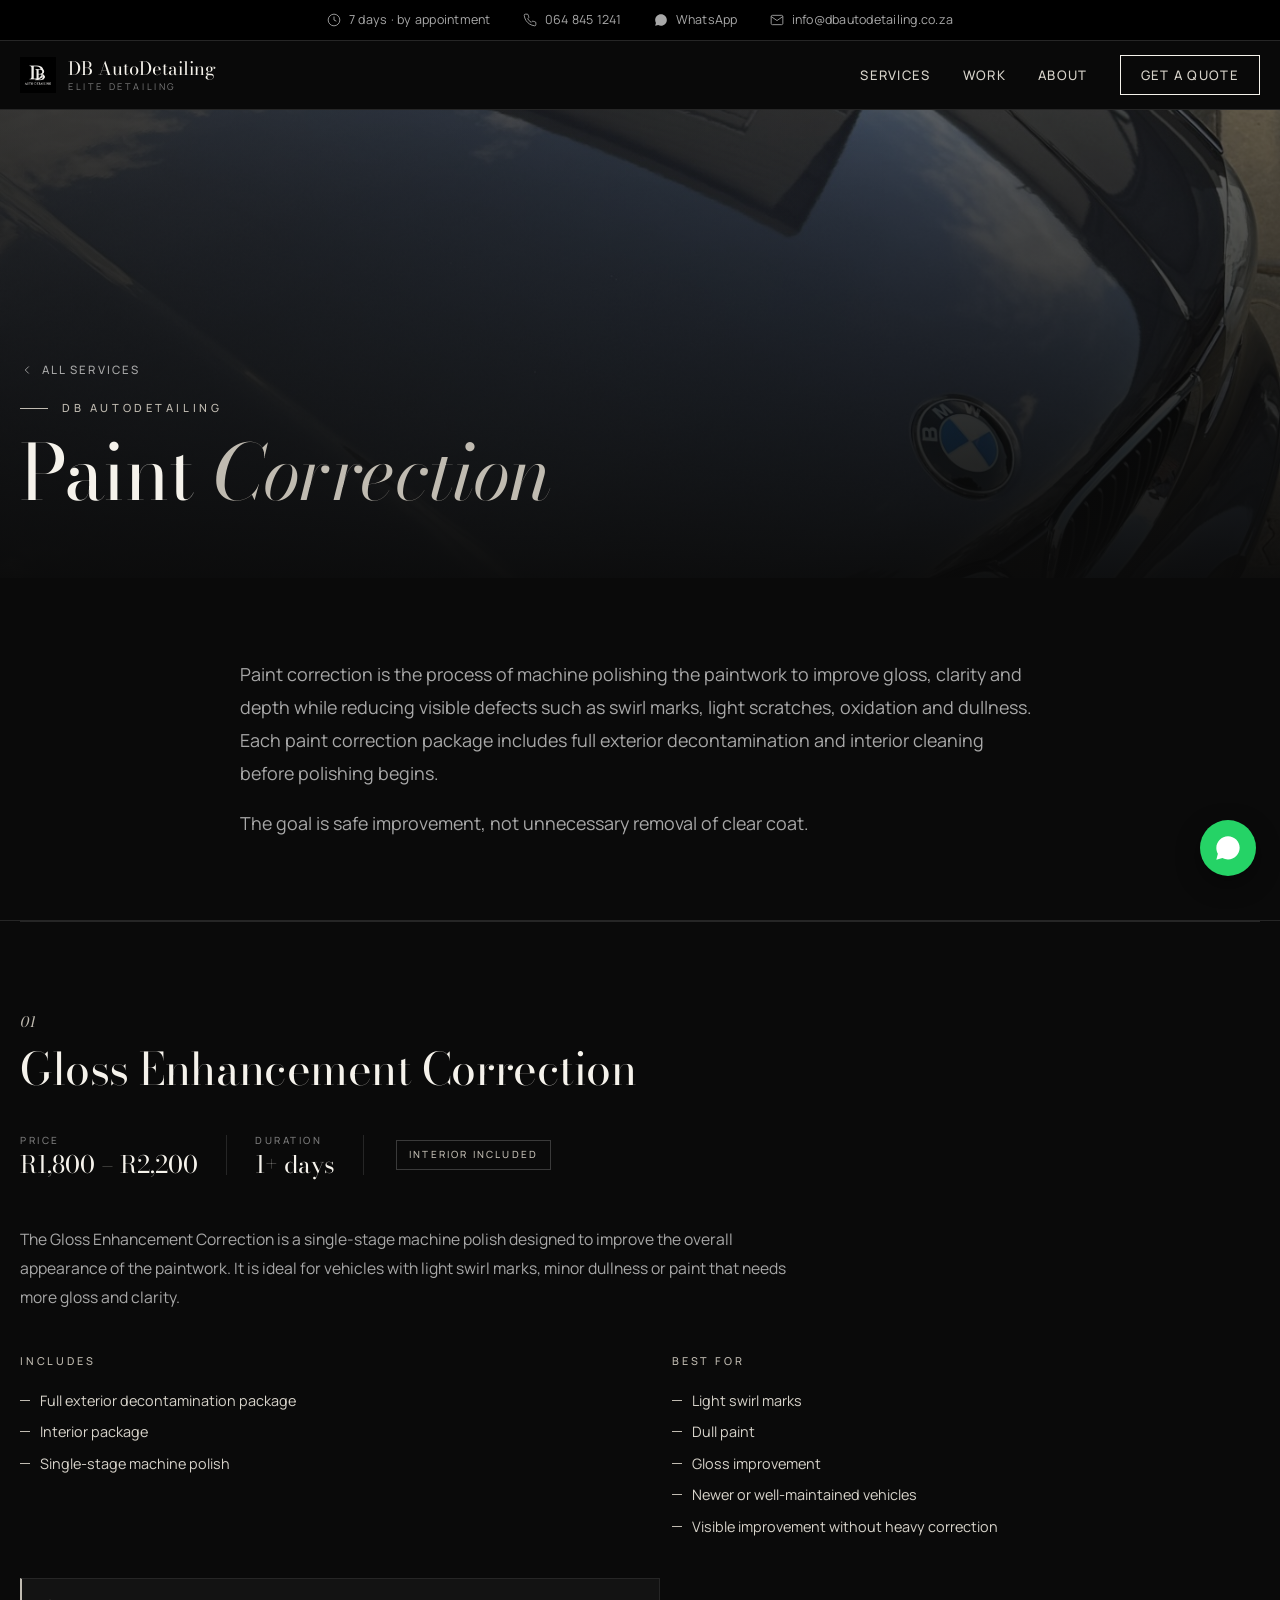
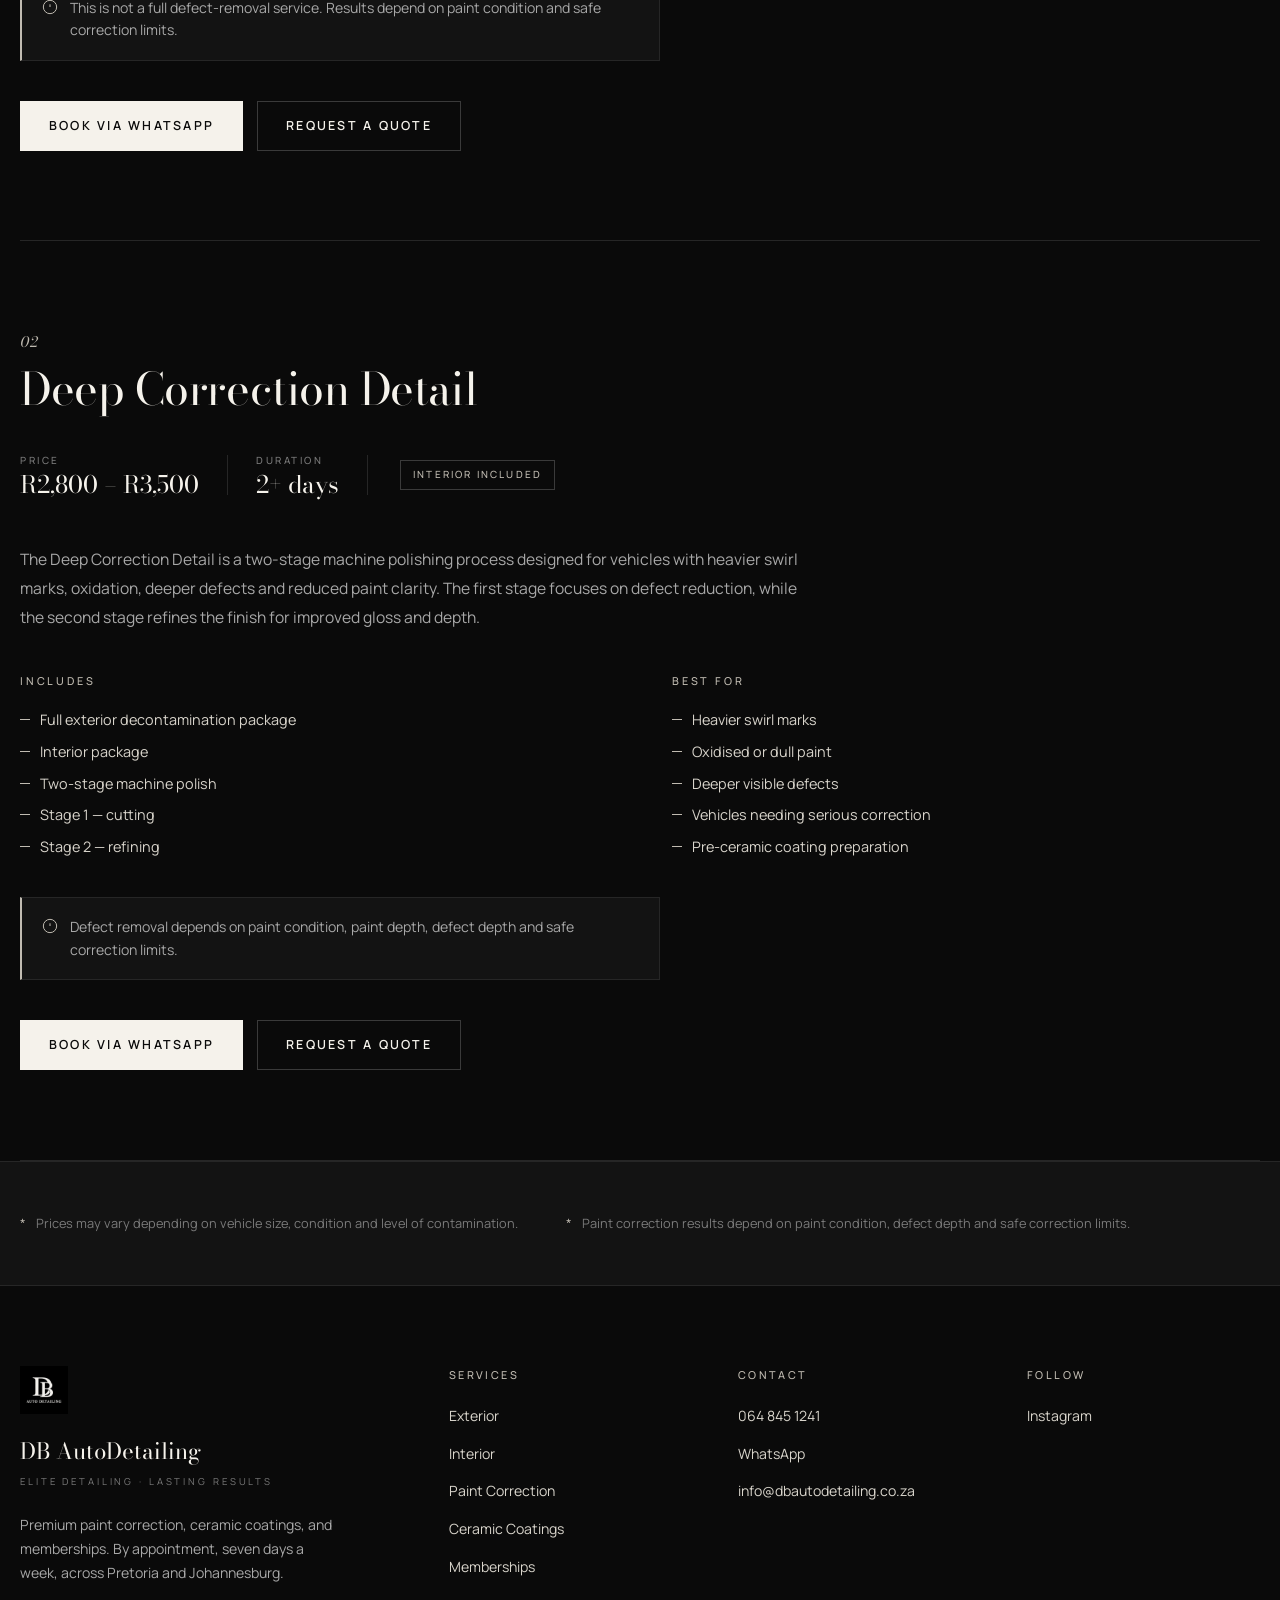
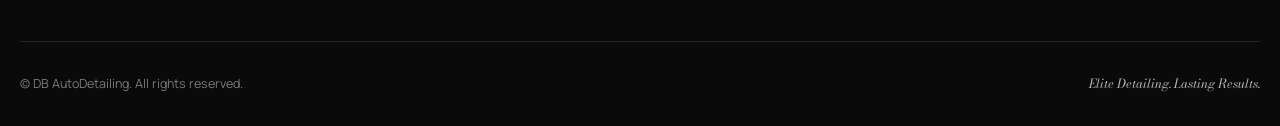
<file: paint-correction.html>
<!DOCTYPE html>
<html lang="en">
<head>
    <link rel="stylesheet" href="styles.css">
    <meta charset="UTF-8">
    <meta name="viewport" content="width=device-width, initial-scale=1.0">
    <title>Paint Correction — DB AutoDetailing</title>
</head>
<body>

    <!-- Utility bar -->
    <div class="utility-bar">
        <div class="utility-bar-inner">
            <span class="utility-item">
                <svg class="utility-icon" viewBox="0 0 24 24" fill="none" stroke="currentColor" stroke-width="1.5">
                    <circle cx="12" cy="12" r="10"/><polyline points="12 6 12 12 16 14"/>
                </svg>
                <span>7 days · by appointment</span>
            </span>
            <a class="utility-item" href="tel:+27648451241">
                <svg class="utility-icon" viewBox="0 0 24 24" fill="none" stroke="currentColor" stroke-width="1.5">
                    <path d="M22 16.92v3a2 2 0 0 1-2.18 2 19.79 19.79 0 0 1-8.63-3.07 19.5 19.5 0 0 1-6-6 19.79 19.79 0 0 1-3.07-8.67A2 2 0 0 1 4.11 2h3a2 2 0 0 1 2 1.72 12.84 12.84 0 0 0 .7 2.81 2 2 0 0 1-.45 2.11L8.09 9.91a16 16 0 0 0 6 6l1.27-1.27a2 2 0 0 1 2.11-.45 12.84 12.84 0 0 0 2.81.7A2 2 0 0 1 22 16.92z"/>
                </svg>
                <span>064 845 1241</span>
            </a>
            <a class="utility-item" href="https://wa.me/27648451241" target="_blank" rel="noopener">
                <svg class="utility-icon" viewBox="0 0 24 24" fill="currentColor">
                    <path d="M17.5 14.4c-.3-.1-1.8-.9-2-1-.3-.1-.5-.1-.7.1-.2.3-.8 1-.9 1.2-.2.2-.3.2-.6.1-.3-.1-1.3-.5-2.4-1.5-.9-.8-1.5-1.8-1.7-2-.2-.3 0-.5.1-.6.1-.1.3-.3.4-.5.1-.2.2-.3.3-.5.1-.2 0-.4 0-.5-.1-.1-.7-1.6-.9-2.2-.2-.6-.5-.5-.7-.5h-.6c-.2 0-.5.1-.8.4-.3.3-1 1-1 2.5s1.1 2.9 1.2 3.1c.1.2 2.1 3.2 5.1 4.5.7.3 1.3.5 1.7.6.7.2 1.4.2 1.9.1.6-.1 1.8-.7 2-1.4.2-.7.2-1.3.2-1.4-.1-.1-.3-.2-.6-.3M12 2C6.5 2 2 6.5 2 12c0 1.8.5 3.5 1.3 5L2 22l5.2-1.4c1.4.8 3.1 1.2 4.8 1.2 5.5 0 10-4.5 10-10S17.5 2 12 2z"/>
                </svg>
                <span>WhatsApp</span>
            </a>
            <a class="utility-item" href="mailto:info@dbautodetailing.co.za">
                <svg class="utility-icon" viewBox="0 0 24 24" fill="none" stroke="currentColor" stroke-width="1.5">
                    <path d="M4 4h16c1.1 0 2 .9 2 2v12c0 1.1-.9 2-2 2H4c-1.1 0-2-.9-2-2V6c0-1.1.9-2 2-2z"/>
                    <polyline points="22,6 12,13 2,6"/>
                </svg>
                <span>info@dbautodetailing.co.za</span>
            </a>
        </div>
    </div>

    <!-- Nav -->
    <header class="site-header">
        <nav class="nav">
            <div class="nav-inner">
                <a class="nav-brand" href="index.html">
                    <img src="images/Logo.png" alt="DB AutoDetailing logo">
                    <span class="nav-brand-text">
                        DB AutoDetailing
                        <small>Elite Detailing</small>
                    </span>
                </a>
                <ul class="nav-links">
                    <li><a href="index.html#services">Services</a></li>
                    <li><a href="index.html#gallery">Work</a></li>
                    <li><a href="index.html#founder">About</a></li>
                    <li><a class="nav-cta" href="index.html#contact">Get a Quote</a></li>
                </ul>
            </div>
        </nav>
    </header>

    <main>

        <!-- Page Hero -->
        <section class="page-hero">
            <div class="page-hero-bg" style="background-image: url('images/BMW-5.jpg')"></div>
            <div class="page-hero-overlay"></div>
            <div class="page-hero-inner">
                <a class="page-back" href="index.html#services">
                    <svg viewBox="0 0 24 24" fill="none" stroke="currentColor" stroke-width="1.5" width="14" height="14">
                        <polyline points="15 18 9 12 15 6"/>
                    </svg>
                    All Services
                </a>
                <p class="eyebrow">DB AutoDetailing</p>
                <h1 class="page-hero-title">Paint <span class="italic">Correction</span></h1>
            </div>
        </section>

        <!-- Page Intro -->
        <section class="page-intro">
            <div class="page-intro-inner">
                <p class="page-intro-text">
                    Paint correction is the process of machine polishing the paintwork to improve gloss, clarity and depth while reducing visible defects such as swirl marks, light scratches, oxidation and dullness. Each paint correction package includes full exterior decontamination and interior cleaning before polishing begins.
                </p>
                <p class="page-intro-text" style="margin-top: 16px;">
                    The goal is safe improvement, not unnecessary removal of clear coat.
                </p>
            </div>
        </section>

        <!-- Services -->
        <section class="service-list">
            <div class="service-list-inner">

                <!-- Service 01 -->
                <article class="service-detail">

                    <div class="service-detail-header">
                        <div class="service-detail-left">
                            <span class="service-detail-num">01</span>
                            <h2 class="service-detail-title">Gloss Enhancement Correction</h2>
                            <div class="service-detail-meta">
                                <div class="service-meta-item">
                                    <span class="service-meta-label">Price</span>
                                    <span class="service-meta-value">R1,800 – R2,200</span>
                                </div>
                                <div class="service-meta-divider"></div>
                                <div class="service-meta-item">
                                    <span class="service-meta-label">Duration</span>
                                    <span class="service-meta-value">1+ days</span>
                                </div>
                                <div class="service-meta-divider"></div>
                                <span class="service-badge">Interior Included</span>
                            </div>
                        </div>
                    </div>

                    <p class="service-detail-desc">
                        The Gloss Enhancement Correction is a single-stage machine polish designed to improve the overall appearance of the paintwork. It is ideal for vehicles with light swirl marks, minor dullness or paint that needs more gloss and clarity.
                    </p>

                    <div class="service-detail-columns">
                        <div class="service-detail-col">
                            <h4 class="service-col-title">Includes</h4>
                            <ul class="service-col-list">
                                <li>Full exterior decontamination package</li>
                                <li>Interior package</li>
                                <li>Single-stage machine polish</li>
                            </ul>
                        </div>
                        <div class="service-detail-col">
                            <h4 class="service-col-title">Best For</h4>
                            <ul class="service-col-list">
                                <li>Light swirl marks</li>
                                <li>Dull paint</li>
                                <li>Gloss improvement</li>
                                <li>Newer or well-maintained vehicles</li>
                                <li>Visible improvement without heavy correction</li>
                            </ul>
                        </div>
                    </div>

                    <div class="service-note">
                        <svg viewBox="0 0 24 24" fill="none" stroke="currentColor" stroke-width="1.5" width="16" height="16" style="flex-shrink:0; margin-top:2px;">
                            <circle cx="12" cy="12" r="10"/>
                            <line x1="12" y1="8" x2="12" y2="12"/>
                            <line x1="12" y1="16" x2="12.01" y2="16"/>
                        </svg>
                        <p>This is not a full defect-removal service. Results depend on paint condition and safe correction limits.</p>
                    </div>

                    <div class="service-detail-cta">
                        <a class="btn" href="https://wa.me/27648451241?text=Hi%20DB%20AutoDetailing!%20I'd%20like%20to%20enquire%20about%20the%20Gloss%20Enhancement%20Correction." target="_blank" rel="noopener">Book via WhatsApp</a>
                        <a class="btn btn-ghost" href="index.html#contact">Request a Quote</a>
                    </div>

                </article>

                <!-- Service 02 -->
                <article class="service-detail">

                    <div class="service-detail-header">
                        <div class="service-detail-left">
                            <span class="service-detail-num">02</span>
                            <h2 class="service-detail-title">Deep Correction Detail</h2>
                            <div class="service-detail-meta">
                                <div class="service-meta-item">
                                    <span class="service-meta-label">Price</span>
                                    <span class="service-meta-value">R2,800 – R3,500</span>
                                </div>
                                <div class="service-meta-divider"></div>
                                <div class="service-meta-item">
                                    <span class="service-meta-label">Duration</span>
                                    <span class="service-meta-value">2+ days</span>
                                </div>
                                <div class="service-meta-divider"></div>
                                <span class="service-badge">Interior Included</span>
                            </div>
                        </div>
                    </div>

                    <p class="service-detail-desc">
                        The Deep Correction Detail is a two-stage machine polishing process designed for vehicles with heavier swirl marks, oxidation, deeper defects and reduced paint clarity. The first stage focuses on defect reduction, while the second stage refines the finish for improved gloss and depth.
                    </p>

                    <div class="service-detail-columns">
                        <div class="service-detail-col">
                            <h4 class="service-col-title">Includes</h4>
                            <ul class="service-col-list">
                                <li>Full exterior decontamination package</li>
                                <li>Interior package</li>
                                <li>Two-stage machine polish</li>
                                <li>Stage 1 — cutting</li>
                                <li>Stage 2 — refining</li>
                            </ul>
                        </div>
                        <div class="service-detail-col">
                            <h4 class="service-col-title">Best For</h4>
                            <ul class="service-col-list">
                                <li>Heavier swirl marks</li>
                                <li>Oxidised or dull paint</li>
                                <li>Deeper visible defects</li>
                                <li>Vehicles needing serious correction</li>
                                <li>Pre-ceramic coating preparation</li>
                            </ul>
                        </div>
                    </div>

                    <div class="service-note">
                        <svg viewBox="0 0 24 24" fill="none" stroke="currentColor" stroke-width="1.5" width="16" height="16" style="flex-shrink:0; margin-top:2px;">
                            <circle cx="12" cy="12" r="10"/>
                            <line x1="12" y1="8" x2="12" y2="12"/>
                            <line x1="12" y1="16" x2="12.01" y2="16"/>
                        </svg>
                        <p>Defect removal depends on paint condition, paint depth, defect depth and safe correction limits.</p>
                    </div>

                    <div class="service-detail-cta">
                        <a class="btn" href="https://wa.me/27648451241?text=Hi%20DB%20AutoDetailing!%20I'd%20like%20to%20enquire%20about%20the%20Deep%20Correction%20Detail." target="_blank" rel="noopener">Book via WhatsApp</a>
                        <a class="btn btn-ghost" href="index.html#contact">Request a Quote</a>
                    </div>

                </article>

            </div>
        </section>

        <!-- Footnotes -->
        <section class="page-footnotes">
            <div class="page-footnotes-inner">
                <p class="page-footnote">Prices may vary depending on vehicle size, condition and level of contamination.</p>
                <p class="page-footnote">Paint correction results depend on paint condition, defect depth and safe correction limits.</p>
            </div>
        </section>

    </main>

    <!-- Footer -->
    <footer class="site-footer">
        <div class="footer-inner">
            <div class="footer-grid">
                <div class="footer-brand">
                    <img src="images/Logo.png" alt="DB AutoDetailing">
                    <h3 class="footer-brand-name">DB AutoDetailing</h3>
                    <p class="footer-brand-tag">Elite Detailing · Lasting Results</p>
                    <p class="footer-brand-blurb">
                        Premium paint correction, ceramic coatings, and memberships. By appointment, seven days a week, across Pretoria and Johannesburg.
                    </p>
                </div>
                <div class="footer-col">
                    <h5 class="footer-col-title">Services</h5>
                    <ul>
                        <li><a href="exterior.html">Exterior</a></li>
                        <li><a href="interior.html">Interior</a></li>
                        <li><a href="paint-correction.html">Paint Correction</a></li>
                        <li><a href="ceramic-coatings.html">Ceramic Coatings</a></li>
                        <li><a href="memberships.html">Memberships</a></li>
                    </ul>
                </div>
                <div class="footer-col">
                    <h5 class="footer-col-title">Contact</h5>
                    <ul>
                        <li><a href="tel:+27648451241">064 845 1241</a></li>
                        <li><a href="https://wa.me/27648451241" target="_blank" rel="noopener">WhatsApp</a></li>
                        <li><a href="mailto:info@dbautodetailing.co.za">info@dbautodetailing.co.za</a></li>
                    </ul>
                </div>
                <div class="footer-col">
                    <h5 class="footer-col-title">Follow</h5>
                    <ul>
                        <li><a href="https://instagram.com/db_auto_detailing2025" target="_blank" rel="noopener">Instagram</a></li>
                    </ul>
                </div>
            </div>
            <div class="footer-bottom">
                <span class="footer-copy">© <span id="footer-year"></span> DB AutoDetailing. All rights reserved.</span>
                <span class="footer-tagline italic">Elite Detailing. Lasting Results.</span>
            </div>
        </div>
    </footer>

    <a class="whatsapp-float" href="https://wa.me/27648451241" target="_blank" rel="noopener" aria-label="Chat with us on WhatsApp">
        <svg viewBox="0 0 24 24" fill="currentColor" aria-hidden="true">
            <path d="M17.5 14.4c-.3-.1-1.8-.9-2-1-.3-.1-.5-.1-.7.1-.2.3-.8 1-.9 1.2-.2.2-.3.2-.6.1-.3-.1-1.3-.5-2.4-1.5-.9-.8-1.5-1.8-1.7-2-.2-.3 0-.5.1-.6.1-.1.3-.3.4-.5.1-.2.2-.3.3-.5.1-.2 0-.4 0-.5-.1-.1-.7-1.6-.9-2.2-.2-.6-.5-.5-.7-.5h-.6c-.2 0-.5.1-.8.4-.3.3-1 1-1 2.5s1.1 2.9 1.2 3.1c.1.2 2.1 3.2 5.1 4.5.7.3 1.3.5 1.7.6.7.2 1.4.2 1.9.1.6-.1 1.8-.7 2-1.4.2-.7.2-1.3.2-1.4-.1-.1-.3-.2-.6-.3M12 2C6.5 2 2 6.5 2 12c0 1.8.5 3.5 1.3 5L2 22l5.2-1.4c1.4.8 3.1 1.2 4.8 1.2 5.5 0 10-4.5 10-10S17.5 2 12 2z"/>
        </svg>
    </a>

    <script src="script.js"></script>

</body>
</html>
</file>
<file: styles.css>
/* ============================================
   DB AUTODETAILING — STYLESHEET
   ============================================ */


/* ============================================
   1. IMPORT FONTS
   ============================================ */

@import url('https://fonts.googleapis.com/css2?family=Bodoni+Moda:ital,wght@0,400;0,500;0,600;1,400&family=Manrope:wght@300;400;500;600;700&display=swap');


/* ============================================
   2. CSS CUSTOM PROPERTIES (VARIABLES)
   ============================================ */

:root {
    /* Colours */
    --bg: #0A0A0A;
    --bg-elevated: #131313;
    --border: #262626;
    --border-bright: #3A3A3A;
    --muted: #7A7A7A;
    --muted-bright: #A8A8A8;
    --text: #D8D4CB;
    --text-bright: #F5F2EB;
    --silver: #C0BBB1;

    /* Fonts */
    --font-display: 'Bodoni Moda', Georgia, serif;
    --font-body: 'Manrope', -apple-system, sans-serif;
}


/* ============================================
   3. RESET & BASE
   ============================================ */

*,
*::before,
*::after {
    box-sizing: border-box;
    margin: 0;
    padding: 0;
}

html {
    scroll-behavior: smooth;
}

body {
    font-family: var(--font-body);
    font-weight: 400;
    background: var(--bg);
    color: var(--text);
    line-height: 1.6;
}

img {
    max-width: 100%;
    display: block;
}

a {
    color: inherit;
    text-decoration: none;
}

/* ============================================
   4. UTILITY BAR
   ============================================ */

.utility-bar {
    background: #000;
    border-bottom: 1px solid var(--border);
    padding: 10px 20px;
    font-size: 0.78rem;
}

.utility-bar-inner {
    max-width: 1320px;
    margin: 0 auto;
    display: flex;
    flex-wrap: wrap;
    justify-content: center;
    gap: 12px 32px;
}

.utility-item {
    display: inline-flex;
    align-items: center;
    gap: 8px;
    color: var(--muted-bright);
    letter-spacing: 0.02em;
    transition: color 0.25s ease;
}

a.utility-item:hover {
    color: var(--text-bright);
}

.utility-icon {
    width: 14px;
    height: 14px;
    flex-shrink: 0;
}

/* ============================================
   5. NAVIGATION
   ============================================ */

.site-header {
    position: sticky;
    top: 0;
    z-index: 50;
    background: rgba(10, 10, 10, 0.92);
    backdrop-filter: blur(14px);
    -webkit-backdrop-filter: blur(14px);
    border-bottom: 1px solid var(--border);
}

.nav {
    padding: 16px 20px;
}

.nav-inner {
    max-width: 1320px;
    margin: 0 auto;
    display: flex;
    align-items: center;
    justify-content: space-between;
    gap: 24px;
}

/* Brand (logo + name) */
.nav-brand {
    display: flex;
    align-items: center;
    gap: 12px;
}

.nav-brand img {
    width: 36px;
    height: 36px;
    object-fit: contain;
}

.nav-brand-text {
    font-family: var(--font-display);
    font-size: 1.15rem;
    color: var(--text-bright);
    line-height: 1.1;
}

.nav-brand-text small {
    display: block;
    font-family: var(--font-body);
    font-size: 0.58rem;
    letter-spacing: 0.28em;
    text-transform: uppercase;
    color: var(--muted);
    margin-top: 4px;
}

/* Nav links */
.nav-links {
    list-style: none;
    display: flex;
    align-items: center;
    gap: 32px;
}

.nav-links a {
    font-size: 0.82rem;
    font-weight: 500;
    letter-spacing: 0.1em;
    text-transform: uppercase;
    color: var(--text);
    transition: color 0.25s ease;
}

.nav-links a:hover {
    color: var(--text-bright);
}

/* The "Get a Quote" button */
.nav-cta {
    border: 1px solid var(--text-bright);
    padding: 10px 20px;
    color: var(--text-bright);
    transition: background 0.3s ease, color 0.3s ease;
}

.nav-cta:hover {
    background: var(--text-bright);
    color: var(--bg);
}

/* ============================================
   6. REUSABLE BUTTONS
   ============================================ */

.btn {
    display: inline-flex;
    align-items: center;
    gap: 10px;
    padding: 14px 28px;
    font-family: var(--font-body);
    font-size: 0.78rem;
    font-weight: 600;
    letter-spacing: 0.18em;
    text-transform: uppercase;
    border: 1px solid var(--text-bright);
    background: var(--text-bright);
    color: var(--bg);
    cursor: pointer;
    transition: background 0.3s ease, color 0.3s ease, border-color 0.3s ease;
}

.btn:hover {
    background: transparent;
    color: var(--text-bright);
}

.btn-ghost {
    background: transparent;
    color: var(--text-bright);
    border-color: var(--border-bright);
}

.btn-ghost:hover {
    background: transparent;
    color: var(--text-bright);
    border-color: var(--text-bright);
}


/* ============================================
   7. SHARED TYPOGRAPHY
   ============================================ */

.eyebrow {
    font-family: var(--font-body);
    font-size: 0.7rem;
    font-weight: 500;
    letter-spacing: 0.32em;
    text-transform: uppercase;
    color: var(--silver);
    display: inline-flex;
    align-items: center;
    gap: 14px;
}

.eyebrow::before {
    content: "";
    width: 28px;
    height: 1px;
    background: var(--silver);
}

.italic {
    font-style: italic;
    color: var(--silver);
}


/* ============================================
   8. HERO
   ============================================ */

.hero {
    position: relative;
    min-height: 100vh;
    display: flex;
    align-items: center;
    padding: 120px 20px 100px;
    overflow: hidden;
}

.hero-bg {
    position: absolute;
    inset: 0;
    background-image: url('images/hero-g63.jpg');
    background-size: cover;
    background-position: center;
    z-index: 1;
}

.hero-overlay {
    position: absolute;
    inset: 0;
    background:
        linear-gradient(180deg, rgba(10,10,10,0.5) 0%, rgba(10,10,10,0.3) 40%, rgba(10,10,10,0.95) 100%),
        linear-gradient(90deg, rgba(10,10,10,0.7) 0%, rgba(10,10,10,0.1) 60%);
    z-index: 2;
}

.hero-inner {
    position: relative;
    z-index: 3;
    max-width: 1320px;
    margin: 0 auto;
    width: 100%;
}

.hero-title {
    font-family: var(--font-display);
    font-weight: 400;
    font-size: clamp(2.8rem, 8vw, 6.5rem);
    line-height: 1.05;
    letter-spacing: -0.01em;
    color: var(--text-bright);
    margin: 28px 0 32px;
}

.hero-sub {
    font-size: clamp(1rem, 1.4vw, 1.15rem);
    color: var(--muted-bright);
    max-width: 560px;
    line-height: 1.7;
    margin-bottom: 44px;
}

.hero-ctas {
    display: flex;
    flex-wrap: wrap;
    gap: 16px;
}

.hero-scroll {
    position: absolute;
    bottom: 32px;
    left: 50%;
    transform: translateX(-50%);
    z-index: 3;
    font-size: 0.65rem;
    letter-spacing: 0.32em;
    text-transform: uppercase;
    color: var(--muted-bright);
    display: flex;
    flex-direction: column;
    align-items: center;
    gap: 14px;
}

.hero-scroll::after {
    content: "";
    width: 1px;
    height: 36px;
    background: linear-gradient(to bottom, var(--silver), transparent);
}

/* ============================================
   9. BENTO GRID
   ============================================ */

.bento {
    padding: 24px 20px;
    background: var(--bg);
}

.bento-inner {
    max-width: 1320px;
    margin: 0 auto;
    display: grid;
    grid-template-columns: repeat(6, 1fr);
    grid-auto-rows: 160px;
    gap: 12px;
}

/* Each cell's position in the grid */
.bento-cell-1 { grid-column: span 3; grid-row: span 2; }
.bento-cell-2 { grid-column: span 2; grid-row: span 1; }
.bento-cell-3 { grid-column: span 1; grid-row: span 1; }
.bento-cell-4 { grid-column: span 3; grid-row: span 1; }
.bento-cell-5 { grid-column: span 2; grid-row: span 1; }
.bento-cell-6 { grid-column: span 2; grid-row: span 1; }
.bento-cell-7 { grid-column: span 2; grid-row: span 1; }

/* Shared cell styles */
.bento-cell {
    background: var(--bg-elevated);
    border: 1px solid var(--border);
    position: relative;
    overflow: hidden;
    display: flex;
    align-items: center;
    justify-content: center;
    transition: border-color 0.3s ease, transform 0.4s ease;
}

.bento-cell:hover {
    border-color: var(--border-bright);
    transform: translateY(-2px);
}

.bento-placeholder {
    font-size: 0.65rem;
    letter-spacing: 0.24em;
    text-transform: uppercase;
    color: var(--muted);
}

/* ============================================
   10. INTRO STATEMENT
   ============================================ */

.intro {
    padding: clamp(80px, 12vw, 160px) 20px;
    text-align: center;
    border-top: 1px solid var(--border);
    border-bottom: 1px solid var(--border);
}

.intro-inner {
    max-width: 920px;
    margin: 0 auto;
}

.intro .eyebrow {
    margin-bottom: 36px;
}

.intro-quote {
    font-family: var(--font-display);
    font-weight: 400;
    font-size: clamp(1.5rem, 3.5vw, 2.6rem);
    line-height: 1.3;
    letter-spacing: -0.005em;
    color: var(--text-bright);
    margin-bottom: 40px;
}

.intro-body {
    max-width: 620px;
    margin: 0 auto;
    font-size: 1rem;
    line-height: 1.8;
    color: var(--muted-bright);
}

/* ============================================
   11. SHARED SECTION HEAD PATTERN
   ============================================ */

.section-head {
    margin-bottom: clamp(48px, 7vw, 96px);
}

.section-head .eyebrow {
    margin-bottom: 20px;
}

.section-title {
    font-family: var(--font-display);
    font-weight: 400;
    font-size: clamp(2.2rem, 5.5vw, 4.2rem);
    line-height: 1.05;
    letter-spacing: -0.01em;
    color: var(--text-bright);
}


/* ============================================
   SERVICES SECTION
   Replaces the old Packages + Pricing sections.
   Append this above the responsive media queries
   in styles.css.
   ============================================ */

.services {
    padding: clamp(80px, 12vw, 160px) 20px;
}

.services-inner {
    max-width: 1320px;
    margin: 0 auto;
}

/* 2x2 grid + full-width 5th card */
.services-grid {
    display: grid;
    grid-template-columns: 1fr 1fr;
    gap: 10px;
}

/* Individual card */
.service-card {
    position: relative;
    display: block;
    aspect-ratio: 4 / 3;
    overflow: hidden;
    text-decoration: none;
    color: inherit;
}

/* Memberships card spans both columns */
.service-card-wide {
    grid-column: span 2;
    aspect-ratio: 21 / 7;
}

/* Background image layer */
.service-card-bg {
    position: absolute;
    inset: 0;
    background-size: cover;
    background-position: center;
    filter: brightness(0.72);
    transition: transform 0.9s ease, filter 0.5s ease;
    will-change: transform;
}

.service-card:hover .service-card-bg {
    transform: scale(1.04);
    filter: brightness(0.55);
}

/* Gradient overlay — heavier at bottom for legibility */
.service-card-overlay {
    position: absolute;
    inset: 0;
    background: linear-gradient(
        to top,
        rgba(10, 10, 10, 0.88) 0%,
        rgba(10, 10, 10, 0.25) 55%,
        transparent 100%
    );
    z-index: 1;
    transition: background 0.5s ease;
}

.service-card:hover .service-card-overlay {
    background: linear-gradient(
        to top,
        rgba(10, 10, 10, 0.94) 0%,
        rgba(10, 10, 10, 0.45) 60%,
        rgba(10, 10, 10, 0.1) 100%
    );
}

/* Text content — pinned to bottom-left */
.service-card-content {
    position: absolute;
    bottom: 0;
    left: 0;
    right: 0;
    padding: clamp(24px, 3.5vw, 48px);
    z-index: 2;
    display: flex;
    flex-direction: column;
    gap: 6px;
}

.service-card-num {
    font-family: var(--font-display);
    font-style: italic;
    font-size: 0.82rem;
    color: var(--silver);
    letter-spacing: 0.08em;
    margin-bottom: 2px;
}

.service-card-title {
    font-family: var(--font-display);
    font-weight: 400;
    font-size: clamp(1.7rem, 2.8vw, 2.6rem);
    color: var(--text-bright);
    line-height: 1.05;
    letter-spacing: -0.01em;
}

/* Description: hidden by default, revealed on hover */
.service-card-desc {
    font-size: 0.88rem;
    color: var(--muted-bright);
    line-height: 1.65;
    max-width: 560px;
    opacity: 0;
    transform: translateY(6px);
    transition: opacity 0.35s ease, transform 0.35s ease;
    margin-top: 2px;
}

.service-card:hover .service-card-desc {
    opacity: 1;
    transform: translateY(0);
}

/* CTA label */
.service-card-cta {
    display: inline-flex;
    align-items: center;
    gap: 10px;
    font-family: var(--font-body);
    font-size: 0.7rem;
    font-weight: 600;
    letter-spacing: 0.22em;
    text-transform: uppercase;
    color: var(--silver);
    margin-top: 6px;
    transition: color 0.3s ease, gap 0.3s ease;
}

.service-card-cta::after {
    content: "→";
    font-size: 0.85rem;
    transition: transform 0.3s ease;
}

.service-card:hover .service-card-cta {
    color: var(--text-bright);
    gap: 14px;
}

.service-card:hover .service-card-cta::after {
    transform: translateX(4px);
}

/* ============================================
   SERVICES — RESPONSIVE
   ============================================ */

   /* ============================================
   SERVICE PAGES — SHARED STYLES
   Append to styles.css above the @media queries.
   Used by: exterior, interior, paint-correction,
   ceramic-coatings, memberships pages.
   ============================================ */


/* --- Page Hero (smaller than homepage hero) --- */

.page-hero {
    position: relative;
    height: 52vh;
    min-height: 360px;
    display: flex;
    align-items: flex-end;
    padding: 0 20px 64px;
    overflow: hidden;
}

.page-hero-bg {
    position: absolute;
    inset: 0;
    background-size: cover;
    background-position: center;
    filter: brightness(0.55);
    z-index: 1;
}

.page-hero-overlay {
    position: absolute;
    inset: 0;
    background:
        linear-gradient(180deg, rgba(10,10,10,0.3) 0%, rgba(10,10,10,0.95) 100%),
        linear-gradient(90deg, rgba(10,10,10,0.5) 0%, transparent 70%);
    z-index: 2;
}

.page-hero-inner {
    position: relative;
    z-index: 3;
    max-width: 1320px;
    margin: 0 auto;
    width: 100%;
    display: flex;
    flex-direction: column;
    gap: 16px;
}

.page-back {
    display: inline-flex;
    align-items: center;
    gap: 8px;
    font-size: 0.72rem;
    font-weight: 500;
    letter-spacing: 0.18em;
    text-transform: uppercase;
    color: var(--muted-bright);
    transition: color 0.25s ease;
    margin-bottom: 4px;
}

.page-back:hover {
    color: var(--text-bright);
}

.page-hero-inner .eyebrow {
    margin-bottom: 0;
}

.page-hero-title {
    font-family: var(--font-display);
    font-weight: 400;
    font-size: clamp(2.4rem, 6vw, 5rem);
    line-height: 1.05;
    letter-spacing: -0.01em;
    color: var(--text-bright);
}


/* --- Page Intro --- */

.page-intro {
    padding: clamp(48px, 7vw, 80px) 20px;
    border-bottom: 1px solid var(--border);
}

.page-intro-inner {
    max-width: 800px;
    margin: 0 auto;
}

.page-intro-text {
    font-size: clamp(1rem, 1.4vw, 1.12rem);
    line-height: 1.85;
    color: var(--muted-bright);
}


/* --- Service List wrapper --- */

.service-list {
    padding: 0 20px;
}

.service-list-inner {
    max-width: 1320px;
    margin: 0 auto;
}


/* --- Individual Service Detail --- */

.service-detail {
    border-top: 1px solid var(--border);
    padding: clamp(48px, 7vw, 96px) 0;
}

.service-detail:last-child {
    border-bottom: 1px solid var(--border);
}


/* Header: number + title + meta row */

.service-detail-header {
    margin-bottom: 32px;
}

.service-detail-num {
    display: block;
    font-family: var(--font-display);
    font-style: italic;
    font-size: 0.9rem;
    color: var(--silver);
    letter-spacing: 0.08em;
    margin-bottom: 12px;
}

.service-detail-title {
    font-family: var(--font-display);
    font-weight: 400;
    font-size: clamp(1.8rem, 3.5vw, 3rem);
    color: var(--text-bright);
    line-height: 1.05;
    letter-spacing: -0.01em;
    margin-bottom: 24px;
}

.service-detail-meta {
    display: flex;
    align-items: center;
    flex-wrap: wrap;
    gap: 0;
}

.service-meta-item {
    display: flex;
    flex-direction: column;
    gap: 4px;
    padding: 16px 28px 16px 0;
}

.service-meta-item:first-child {
    padding-left: 0;
}

.service-meta-label {
    font-size: 0.62rem;
    font-weight: 500;
    letter-spacing: 0.26em;
    text-transform: uppercase;
    color: var(--muted);
}

.service-meta-value {
    font-family: var(--font-display);
    font-size: 1.5rem;
    color: var(--text-bright);
    line-height: 1;
}

.service-meta-divider {
    width: 1px;
    height: 40px;
    background: var(--border);
    margin: 0 28px 0 0;
    flex-shrink: 0;
}

.service-badge {
    display: inline-flex;
    align-items: center;
    font-family: var(--font-body);
    font-size: 0.62rem;
    font-weight: 500;
    letter-spacing: 0.22em;
    text-transform: uppercase;
    color: var(--silver);
    border: 1px solid var(--border-bright);
    padding: 6px 12px;
    margin-left: 4px;
    align-self: center;
}


/* Description */

.service-detail-desc {
    font-size: 0.98rem;
    line-height: 1.85;
    color: var(--muted-bright);
    max-width: 780px;
    margin-bottom: 40px;
}


/* Two-column: Includes + Best For */

.service-detail-columns {
    display: grid;
    grid-template-columns: 1fr 1fr;
    gap: clamp(32px, 5vw, 80px);
    margin-bottom: 40px;
}

.service-col-title {
    font-size: 0.68rem;
    font-weight: 500;
    letter-spacing: 0.26em;
    text-transform: uppercase;
    color: var(--silver);
    margin-bottom: 20px;
}

.service-col-list {
    list-style: none;
    display: flex;
    flex-direction: column;
    gap: 10px;
}

.service-col-list li {
    font-size: 0.9rem;
    color: var(--text);
    line-height: 1.5;
    padding-left: 20px;
    position: relative;
}

.service-col-list li::before {
    content: "";
    position: absolute;
    left: 0;
    top: 10px;
    width: 10px;
    height: 1px;
    background: var(--silver);
}


/* Important note box */

.service-note {
    display: flex;
    align-items: flex-start;
    gap: 12px;
    background: var(--bg-elevated);
    border: 1px solid var(--border);
    border-left: 2px solid var(--silver);
    padding: 18px 20px;
    margin-bottom: 40px;
    max-width: 640px;
}

.service-note svg {
    color: var(--silver);
}

.service-note p {
    font-size: 0.88rem;
    color: var(--muted-bright);
    line-height: 1.6;
}


/* CTA row at bottom of each service */

.service-detail-cta {
    display: flex;
    flex-wrap: wrap;
    gap: 14px;
}


/* --- Pricing / footnotes --- */

.page-footnotes {
    padding: clamp(32px, 4vw, 56px) 20px;
    border-top: 1px solid var(--border);
    background: var(--bg-elevated);
}

.page-footnotes-inner {
    max-width: 1320px;
    margin: 0 auto;
    display: flex;
    flex-wrap: wrap;
    gap: 12px 48px;
}

.page-footnote {
    font-size: 0.8rem;
    color: var(--muted);
    line-height: 1.6;
    padding-left: 16px;
    position: relative;
}

.page-footnote::before {
    content: "*";
    position: absolute;
    left: 0;
    color: var(--silver);
}


/* ============================================
   MEMBERSHIP PAGE — SPECIFIC STYLES
   ============================================ */

.membership-category {
    padding: clamp(48px, 7vw, 80px) 20px;
    border-bottom: 1px solid var(--border);
}

.membership-category-inner {
    max-width: 1320px;
    margin: 0 auto;
}

.membership-category-intro {
    max-width: 680px;
    margin-bottom: clamp(40px, 5vw, 64px);
}

.membership-category-intro p {
    font-size: 0.96rem;
    color: var(--muted-bright);
    line-height: 1.8;
    margin-top: 16px;
}

.membership-grid {
    display: grid;
    grid-template-columns: repeat(3, 1fr);
    gap: 12px;
}

.membership-card {
    background: var(--bg-elevated);
    border: 1px solid var(--border);
    padding: clamp(28px, 3.5vw, 44px);
    display: flex;
    flex-direction: column;
    gap: 0;
    transition: border-color 0.3s ease;
}

.membership-card:hover {
    border-color: var(--border-bright);
}

.membership-card-tier {
    font-size: 0.62rem;
    font-weight: 500;
    letter-spacing: 0.28em;
    text-transform: uppercase;
    color: var(--silver);
    margin-bottom: 12px;
}

.membership-card-title {
    font-family: var(--font-display);
    font-weight: 400;
    font-size: clamp(1.4rem, 2.2vw, 1.9rem);
    color: var(--text-bright);
    line-height: 1.1;
    margin-bottom: 20px;
}

.membership-card-price {
    font-family: var(--font-display);
    font-size: clamp(1.6rem, 2.5vw, 2.2rem);
    color: var(--text-bright);
    line-height: 1;
    margin-bottom: 4px;
}

.membership-card-price-note {
    font-size: 0.72rem;
    color: var(--muted);
    letter-spacing: 0.1em;
    margin-bottom: 28px;
}

.membership-card-divider {
    height: 1px;
    background: var(--border);
    margin-bottom: 24px;
}

.membership-card-includes-title {
    font-size: 0.62rem;
    font-weight: 500;
    letter-spacing: 0.26em;
    text-transform: uppercase;
    color: var(--silver);
    margin-bottom: 14px;
}

.membership-card-list {
    list-style: none;
    display: flex;
    flex-direction: column;
    gap: 10px;
    margin-bottom: 28px;
    flex: 1;
}

.membership-card-list li {
    font-size: 0.88rem;
    color: var(--text);
    line-height: 1.5;
    padding-left: 18px;
    position: relative;
}

.membership-card-list li::before {
    content: "";
    position: absolute;
    left: 0;
    top: 9px;
    width: 8px;
    height: 1px;
    background: var(--silver);
}

.membership-card-bestfor-title {
    font-size: 0.62rem;
    font-weight: 500;
    letter-spacing: 0.26em;
    text-transform: uppercase;
    color: var(--muted);
    margin-bottom: 10px;
}

.membership-card-bestfor {
    font-size: 0.84rem;
    color: var(--muted);
    line-height: 1.6;
}

/* How it works section */
.membership-how {
    padding: clamp(48px, 6vw, 80px) 20px;
    background: var(--bg-elevated);
    border-bottom: 1px solid var(--border);
}

.membership-how-inner {
    max-width: 1320px;
    margin: 0 auto;
}

.membership-how-grid {
    display: grid;
    grid-template-columns: repeat(3, 1fr);
    gap: clamp(24px, 4vw, 56px);
    margin-top: clamp(32px, 4vw, 48px);
}

.membership-how-item {
    display: flex;
    flex-direction: column;
    gap: 12px;
}

.membership-how-num {
    font-family: var(--font-display);
    font-style: italic;
    font-size: 0.85rem;
    color: var(--silver);
}

.membership-how-item h4 {
    font-family: var(--font-display);
    font-weight: 400;
    font-size: 1.2rem;
    color: var(--text-bright);
}

.membership-how-item p {
    font-size: 0.88rem;
    color: var(--muted-bright);
    line-height: 1.7;
}


/* ============================================
   CERAMIC COATINGS — SPECIFIC STYLES
   ============================================ */

.ceramic-booking-rule {
    background: var(--bg-elevated);
    border: 1px solid var(--border);
    border-left: 2px solid var(--silver);
    padding: clamp(28px, 4vw, 48px);
    margin-bottom: clamp(48px, 6vw, 80px);
}

.ceramic-booking-rule h3 {
    font-family: var(--font-display);
    font-weight: 400;
    font-size: 1.3rem;
    color: var(--text-bright);
    margin-bottom: 16px;
}

.ceramic-booking-rule p {
    font-size: 0.92rem;
    color: var(--muted-bright);
    line-height: 1.75;
    max-width: 640px;
    margin-bottom: 12px;
}

.ceramic-booking-rule p:last-child {
    margin-bottom: 0;
}

.ceramic-add-ons-grid {
    display: grid;
    grid-template-columns: repeat(3, 1fr);
    gap: 12px;
}

.ceramic-card {
    background: var(--bg-elevated);
    border: 1px solid var(--border);
    padding: clamp(24px, 3vw, 40px);
    display: flex;
    flex-direction: column;
    gap: 0;
    transition: border-color 0.3s ease;
}

.ceramic-card:hover {
    border-color: var(--border-bright);
}

.ceramic-card-price {
    font-family: var(--font-display);
    font-size: clamp(1.6rem, 2.4vw, 2rem);
    color: var(--text-bright);
    line-height: 1;
    margin-bottom: 4px;
}

.ceramic-card-title {
    font-family: var(--font-display);
    font-weight: 400;
    font-size: clamp(1.1rem, 1.8vw, 1.4rem);
    color: var(--text-bright);
    line-height: 1.2;
    margin-bottom: 16px;
    margin-top: 8px;
}

.ceramic-card-desc {
    font-size: 0.88rem;
    color: var(--muted-bright);
    line-height: 1.7;
    margin-bottom: 20px;
    flex: 1;
}

.ceramic-card-divider {
    height: 1px;
    background: var(--border);
    margin-bottom: 16px;
}

.ceramic-card-bestfor-title {
    font-size: 0.6rem;
    font-weight: 500;
    letter-spacing: 0.26em;
    text-transform: uppercase;
    color: var(--silver);
    margin-bottom: 10px;
}

.ceramic-card-bestfor {
    list-style: none;
    display: flex;
    flex-direction: column;
    gap: 8px;
}

.ceramic-card-bestfor li {
    font-size: 0.84rem;
    color: var(--muted);
    line-height: 1.5;
    padding-left: 16px;
    position: relative;
}

.ceramic-card-bestfor li::before {
    content: "";
    position: absolute;
    left: 0;
    top: 9px;
    width: 8px;
    height: 1px;
    background: var(--border-bright);
}


/* ============================================
   SERVICE PAGES — RESPONSIVE
   ============================================ */

@media (max-width: 900px) {
    .service-detail-columns {
        grid-template-columns: 1fr;
        gap: 32px;
    }

    .membership-grid {
        grid-template-columns: 1fr;
        gap: 12px;
    }

    .membership-how-grid {
        grid-template-columns: 1fr;
        gap: 32px;
    }

    .ceramic-add-ons-grid {
        grid-template-columns: 1fr 1fr;
    }
}

@media (max-width: 600px) {
    .page-hero {
        height: 44vh;
        min-height: 300px;
        padding-bottom: 44px;
    }

    .service-detail-meta {
        gap: 0;
        flex-wrap: wrap;
    }

    .service-meta-item {
        padding: 12px 20px 12px 0;
    }

    .service-meta-divider {
        margin: 0 20px 0 0;
    }

    .service-detail-cta {
        flex-direction: column;
    }

    .service-detail-cta .btn {
        justify-content: center;
    }

    .ceramic-add-ons-grid {
        grid-template-columns: 1fr;
    }
}

/* ============================================
   CERAMIC COATINGS — ADDITIONAL CSS
   Append to service-pages.css (or styles.css),
   above the @media responsive queries.
   ============================================ */

/* Section wrapper for the booking rule */
.ceramic-rule-section {
    padding: 0 20px;
    margin-top: clamp(40px, 5vw, 64px);
}

.ceramic-rule-inner {
    max-width: 1320px;
    margin: 0 auto;
}

/* Links inside the booking rule box */
.ceramic-booking-rule a {
    color: var(--silver);
    text-decoration: underline;
    text-underline-offset: 3px;
    transition: color 0.25s ease;
}

.ceramic-booking-rule a:hover {
    color: var(--text-bright);
}

/* Ceramic group sections */
.ceramic-group {
    padding: clamp(64px, 8vw, 120px) 20px;
}

.ceramic-group-alt {
    background: var(--bg-elevated);
    border-top: 1px solid var(--border);
    border-bottom: 1px solid var(--border);
}

.ceramic-group-inner {
    max-width: 1320px;
    margin: 0 auto;
}

.ceramic-group-header {
    margin-bottom: clamp(40px, 5vw, 64px);
}

.ceramic-group-header .eyebrow {
    margin-bottom: 16px;
}

.ceramic-group-header .section-title {
    margin-bottom: 16px;
}

.ceramic-group-intro {
    font-size: 0.96rem;
    color: var(--muted-bright);
    line-height: 1.75;
    max-width: 560px;
}

/* Tier label at top of each card */
.ceramic-card-tier {
    display: inline-block;
    font-size: 0.6rem;
    font-weight: 500;
    letter-spacing: 0.28em;
    text-transform: uppercase;
    color: var(--muted);
    margin-bottom: 14px;
}

/* Featured / recommended card highlight */
.ceramic-card-featured {
    border-color: var(--border-bright);
}

.ceramic-card-featured .ceramic-card-tier {
    color: var(--silver);
}

/* ============================================
   MEMBERSHIPS — ADDITIONAL CSS
   Append to styles.css above @media queries.
   ============================================ */

/* Alternating background for non-ceramic section */
.membership-category-alt {
    background: var(--bg-elevated);
    border-top: 1px solid var(--border);
    border-bottom: 1px solid var(--border);
}

/* Featured / middle tier card highlight */
.membership-card-featured {
    border-color: var(--border-bright);
}

.membership-card-featured .membership-card-tier {
    color: var(--silver);
}

/* Tablet */
@media (max-width: 900px) {
    .service-card-wide {
        aspect-ratio: 16 / 6;
    }
}

/* Mobile — stack all cards */
@media (max-width: 600px) {
    .services-grid {
        grid-template-columns: 1fr;
        gap: 8px;
    }

    .service-card-wide {
        grid-column: span 1;
        aspect-ratio: 4 / 3;
    }

    .service-card-desc {
        opacity: 1;
        transform: none;
    }
}
/* ============================================
   14. GALLERY
   ============================================ */

.gallery {
    padding: clamp(80px, 12vw, 160px) 20px;
}

.gallery-inner {
    max-width: 1320px;
    margin: 0 auto;
}

.gallery-grid {
    columns: 3;
    column-gap: 8px;
}

.gallery-item {
    position: relative;
    overflow: hidden;
    background: var(--bg-elevated);
    display: block;
    break-inside: avoid;
    margin-bottom: 8px;
}

.gallery-item img {
    width: 100%;
    height: auto;
    display: block;
    filter: brightness(0.92);
    transition: transform 1.2s ease, filter 0.6s ease;
}

.gallery-item:hover img {
    transform: scale(1.06);
    filter: brightness(1.05);
}

.gallery-item::after {
    content: "";
    position: absolute;
    inset: 0;
    background: linear-gradient(180deg, transparent 60%, rgba(10,10,10,0.6));
    opacity: 0;
    transition: opacity 0.4s ease;
    pointer-events: none;
}

.gallery-item:hover::after {
    opacity: 1;
}

@media (max-width: 900px) {
    .gallery-grid { columns: 2; }
}

@media (max-width: 500px) {
    .gallery-grid { columns: 1; }
}

/* ============================================
   15. FOUNDER
   ============================================ */

.founder {
    padding: clamp(80px, 12vw, 160px) 20px;
    background: var(--bg-elevated);
    border-top: 1px solid var(--border);
    border-bottom: 1px solid var(--border);
}

.founder-inner {
    max-width: 1320px;
    margin: 0 auto;
    display: grid;
    grid-template-columns: 1fr 1.2fr;
    gap: clamp(40px, 7vw, 90px);
    align-items: center;
}

/* Image side */
.founder-image {
    position: relative;
    aspect-ratio: 4 / 5;
    overflow: hidden;
}

.founder-image::before {
    content: "";
    position: absolute;
    inset: 12px;
    border: 1px solid rgba(245, 242, 235, 0.15);
    pointer-events: none;
    z-index: 2;
}

.founder-image img {
    width: 100%;
    height: 100%;
    object-fit: cover;
    filter: brightness(0.85);
}

/* Text side */
.founder-text .eyebrow {
    margin-bottom: 24px;
}

.founder-text .section-title {
    margin-bottom: 32px;
}

.founder-body {
    color: var(--muted-bright);
    font-size: 1rem;
    line-height: 1.85;
    margin-bottom: 18px;
}

.founder-body:last-of-type {
    margin-bottom: 36px;
}

.founder-signature {
    font-family: var(--font-display);
    font-style: italic;
    font-size: 1.3rem;
    color: var(--silver);
}

.founder-signature small {
    display: block;
    font-family: var(--font-body);
    font-style: normal;
    font-size: 0.7rem;
    letter-spacing: 0.22em;
    text-transform: uppercase;
    color: var(--muted);
    margin-top: 8px;
}

.founder-credentials {
    margin-top: 32px;
    padding-top: 32px;
    border-top: 1px solid var(--border);
}

.founder-credentials-label {
    font-size: 0.62rem;
    font-weight: 500;
    letter-spacing: 0.26em;
    text-transform: uppercase;
    color: var(--muted);
    margin-bottom: 16px;
}

.founder-credential-badge {
    width: 200px;
    height: auto;
    display: block;
    opacity: 0.9;
}

/* ============================================
   16. FINAL CTA
   ============================================ */

.final-cta {
    padding: clamp(100px, 16vw, 200px) 20px;
    text-align: center;
    border-top: 1px solid var(--border);
    border-bottom: 1px solid var(--border);
}

.final-cta-inner {
    max-width: 720px;
    margin: 0 auto;
}

.final-cta-title {
    font-family: var(--font-display);
    font-weight: 400;
    font-size: clamp(2.4rem, 6vw, 4.8rem);
    line-height: 1.1;
    letter-spacing: -0.01em;
    color: var(--text-bright);
    margin-bottom: 48px;
}

/* ============================================
   17. CONTACT
   ============================================ */

.contact {
    padding: clamp(80px, 12vw, 160px) 20px;
}

.contact-inner {
    max-width: 1320px;
    margin: 0 auto;
    display: grid;
    grid-template-columns: 1.1fr 1fr;
    gap: clamp(40px, 6vw, 80px);
    align-items: start;
}

/* ------ LEFT COLUMN ------ */

.contact-info .eyebrow {
    margin-bottom: 20px;
}

.contact-info .section-title {
    margin-bottom: 28px;
}

.contact-intro {
    color: var(--muted-bright);
    font-size: 1rem;
    line-height: 1.8;
    margin-bottom: 44px;
    max-width: 460px;
}

.contact-list {
    list-style: none;
    display: flex;
    flex-direction: column;
}

.contact-list li {
    border-bottom: 1px solid var(--border);
}

.contact-list li a,
.contact-list li .contact-static {
    display: flex;
    align-items: center;
    gap: 20px;
    padding: 22px 0;
    transition: padding-left 0.3s ease;
}

.contact-list li a:hover {
    padding-left: 8px;
}

.contact-icon {
    width: 40px;
    height: 40px;
    border: 1px solid var(--border-bright);
    display: inline-flex;
    align-items: center;
    justify-content: center;
    flex-shrink: 0;
    transition: background 0.3s ease, color 0.3s ease, border-color 0.3s ease;
}

.contact-icon svg {
    width: 16px;
    height: 16px;
}

.contact-list li a:hover .contact-icon {
    background: var(--text-bright);
    color: var(--bg);
    border-color: var(--text-bright);
}

.contact-text {
    display: flex;
    flex-direction: column;
    gap: 4px;
}

.contact-label {
    font-size: 0.65rem;
    letter-spacing: 0.24em;
    text-transform: uppercase;
    color: var(--muted);
}

.contact-value {
    font-family: var(--font-display);
    font-size: 1.1rem;
    color: var(--text-bright);
}

/* Map placeholder */
.contact-map-placeholder {
    margin-top: 40px;
    aspect-ratio: 16 / 10;
    background: var(--bg-elevated);
    border: 1px solid var(--border);
    display: flex;
    align-items: center;
    justify-content: center;
    font-size: 0.72rem;
    letter-spacing: 0.22em;
    text-transform: uppercase;
    color: var(--muted);
}


/* ------ RIGHT COLUMN: FORM ------ */

.quote-form {
    background: var(--bg-elevated);
    border: 1px solid var(--border);
    padding: clamp(28px, 4vw, 44px);
}

.form-title {
    font-family: var(--font-display);
    font-weight: 400;
    font-size: 1.7rem;
    color: var(--text-bright);
    margin-bottom: 10px;
}

.form-subtitle {
    font-size: 0.9rem;
    line-height: 1.6;
    color: var(--muted-bright);
    margin-bottom: 32px;
}

.form-row {
    margin-bottom: 22px;
}

.form-row label {
    display: block;
    font-size: 0.65rem;
    letter-spacing: 0.24em;
    text-transform: uppercase;
    color: var(--muted);
    margin-bottom: 10px;
}

.form-row input,
.form-row select,
.form-row textarea {
    width: 100%;
    padding: 12px 0;
    background: transparent;
    border: none;
    border-bottom: 1px solid var(--border-bright);
    color: var(--text-bright);
    font-family: var(--font-body);
    font-size: 0.95rem;
    transition: border-color 0.3s ease;
}

.form-row input:focus,
.form-row select:focus,
.form-row textarea:focus {
    outline: none;
    border-bottom-color: var(--text-bright);
}

.form-row input::placeholder,
.form-row textarea::placeholder {
    color: var(--muted);
}

.form-row textarea {
    resize: vertical;
    min-height: 80px;
    font-family: var(--font-body);
}

.form-row select {
    appearance: none;
    -webkit-appearance: none;
    background-image: url("data:image/svg+xml;utf8,<svg xmlns='http://www.w3.org/2000/svg' width='12' height='8' viewBox='0 0 12 8'><path d='M1 1l5 5 5-5' stroke='%23A8A8A8' stroke-width='1' fill='none'/></svg>");
    background-repeat: no-repeat;
    background-position: right center;
    padding-right: 24px;
    cursor: pointer;
}

.form-row select option {
    background: var(--bg-elevated);
    color: var(--text);
}

.form-grid {
    display: grid;
    grid-template-columns: 1fr 1fr;
    gap: 24px;
}

.form-submit {
    width: 100%;
    margin-top: 14px;
    justify-content: center;
    padding: 18px;
}

.form-note {
    margin-top: 18px;
    font-size: 0.75rem;
    color: var(--muted);
    text-align: center;
    line-height: 1.6;
}

/* ============================================
   18. FOOTER
   ============================================ */

.site-footer {
    background: var(--bg);
    border-top: 1px solid var(--border);
    padding: 80px 20px 32px;
}

.footer-inner {
    max-width: 1320px;
    margin: 0 auto;
}

.footer-grid {
    display: grid;
    grid-template-columns: 1.6fr 1fr 1fr 1fr;
    gap: 56px;
    margin-bottom: 56px;
}

/* Brand column */
.footer-brand img {
    width: 48px;
    height: 48px;
    object-fit: contain;
    margin-bottom: 20px;
}

.footer-brand-name {
    font-family: var(--font-display);
    font-weight: 400;
    font-size: 1.4rem;
    color: var(--text-bright);
    margin-bottom: 4px;
}

.footer-brand-tag {
    font-size: 0.6rem;
    letter-spacing: 0.3em;
    text-transform: uppercase;
    color: var(--muted);
    margin-bottom: 24px;
}

.footer-brand-blurb {
    font-size: 0.88rem;
    line-height: 1.7;
    color: var(--muted-bright);
    max-width: 320px;
}

/* Link columns */
.footer-col-title {
    font-size: 0.68rem;
    font-weight: 500;
    letter-spacing: 0.22em;
    text-transform: uppercase;
    color: var(--silver);
    margin-bottom: 20px;
}

.footer-col ul {
    list-style: none;
    display: flex;
    flex-direction: column;
    gap: 12px;
}

.footer-col a {
    font-size: 0.88rem;
    color: var(--text);
    transition: color 0.25s ease;
}

.footer-col a:hover {
    color: var(--text-bright);
}

/* Bottom bar */
.footer-bottom {
    padding-top: 32px;
    border-top: 1px solid var(--border);
    display: flex;
    justify-content: space-between;
    align-items: center;
    gap: 20px;
    flex-wrap: wrap;
    font-size: 0.78rem;
    color: var(--muted);
}

.footer-tagline {
    font-family: var(--font-display);
    font-style: italic;
    color: var(--silver);
}

/* ============================================
   19. FLOATING WHATSAPP BUTTON
   ============================================ */

.whatsapp-float {
    position: fixed;
    bottom: 24px;
    right: 24px;
    z-index: 90;
    width: 56px;
    height: 56px;
    border-radius: 50%;
    background: #25D366;
    color: #ffffff;
    display: flex;
    align-items: center;
    justify-content: center;
    box-shadow: 0 8px 24px rgba(0, 0, 0, 0.4);
    transition: transform 0.3s ease, box-shadow 0.3s ease;
}

.whatsapp-float svg {
    width: 28px;
    height: 28px;
}

.whatsapp-float:hover {
    transform: scale(1.08);
    box-shadow: 0 12px 32px rgba(0, 0, 0, 0.5);
}

/* ============================================
   20. RESPONSIVE (max-width queries)
   ============================================ */

   /* ----- Tablet (≤ 900px) ----- */
@media (max-width: 900px) {

    /* Nav: stack into a smaller horizontal layout */
    .nav-inner {
        gap: 16px;
    }
    .nav-brand-text {
        font-size: 1rem;
    }
    .nav-brand-text small {
        display: none;
    }
    .nav-links {
        gap: 20px;
    }
    .nav-links a {
        font-size: 0.72rem;
        letter-spacing: 0.08em;
    }

    /* Bento: 3 columns instead of 6 */
    .bento-inner {
        grid-template-columns: repeat(3, 1fr);
        grid-auto-rows: 140px;
    }
    .bento-cell-1 { grid-column: span 3; grid-row: span 2; }
    .bento-cell-2 { grid-column: span 2; grid-row: span 1; }
    .bento-cell-3 { grid-column: span 1; grid-row: span 1; }
    .bento-cell-4 { grid-column: span 3; grid-row: span 1; }
    .bento-cell-5 { grid-column: span 1; grid-row: span 1; }
    .bento-cell-6 { grid-column: span 2; grid-row: span 1; }
    .bento-cell-7 { grid-column: span 3; grid-row: span 1; }

    /* Packages: stack the 3-column layout vertically */
    .package {
        grid-template-columns: 1fr;
        gap: 20px;
    }
    .package-num {
        font-size: 1.2rem;
    }

    /* Gallery: simpler 6-column grid */
    .gallery-grid {
        grid-template-columns: repeat(6, 1fr);
        grid-auto-rows: 120px;
    }
    .gallery-item-1 { grid-column: span 6; grid-row: span 3; }
    .gallery-item-2 { grid-column: span 3; grid-row: span 2; }
    .gallery-item-3 { grid-column: span 3; grid-row: span 2; }
    .gallery-item-4 { grid-column: span 3; grid-row: span 2; }
    .gallery-item-5 { grid-column: span 3; grid-row: span 2; }
    .gallery-item-6 { grid-column: span 2; grid-row: span 2; }
    .gallery-item-7 { grid-column: span 2; grid-row: span 2; }
    .gallery-item-8 { grid-column: span 2; grid-row: span 2; }
    .gallery-item-9 { grid-column: span 6; grid-row: span 2; }

    /* Founder: stack vertically */
    .founder-inner {
        grid-template-columns: 1fr;
        gap: 40px;
    }
    .founder-image {
        aspect-ratio: 4 / 3;
    }

    /* Contact: stack the two columns */
    .contact-inner {
        grid-template-columns: 1fr;
    }

    /* Footer: 2 columns instead of 4 */
    .footer-grid {
        grid-template-columns: 1fr 1fr;
        gap: 40px;
    }
}

/* ----- Mobile (≤ 600px) ----- */
@media (max-width: 600px) {

    /* Utility bar: drop email if it crowds things */
    .utility-item {
        font-size: 0.7rem;
    }

    /* Nav: hide the link list, keep only brand + CTA */
    .nav-links li:not(:last-child) {
        display: none;
    }

    /* Hero: tighter padding, smaller scroll indicator */
    .hero {
        padding-top: 100px;
        padding-bottom: 80px;
    }
    .hero-scroll {
        display: none;
    }

    /* Bento: 2 columns */
    .bento-inner {
        grid-template-columns: repeat(2, 1fr);
        grid-auto-rows: 130px;
    }
    .bento-cell-1 { grid-column: span 2; grid-row: span 2; }
    .bento-cell-2 { grid-column: span 1; grid-row: span 1; }
    .bento-cell-3 { grid-column: span 1; grid-row: span 1; }
    .bento-cell-4 { grid-column: span 2; grid-row: span 1; }
    .bento-cell-5 { grid-column: span 1; grid-row: span 1; }
    .bento-cell-6 { grid-column: span 1; grid-row: span 1; }
    .bento-cell-7 { grid-column: span 2; grid-row: span 1; }

    /* Pricing table: smaller padding so it fits */
    .pricing-table th,
    .pricing-table td {
        padding: 14px 8px;
        font-size: 0.85rem;
    }
    .pricing-table td:first-child {
        font-size: 0.95rem;
    }
    .pricing-table th {
        font-size: 0.55rem;
        letter-spacing: 0.12em;
    }
    .row-flag {
        display: none;
    }

    /* Package prices: stack vertically on tiny screens */
    .package-includes {
        grid-template-columns: 1fr;
    }

    /* Form: collapse 2-column form rows to 1 */
    .form-grid {
        grid-template-columns: 1fr;
        gap: 0;
    }

    /* Footer: 1 column */
    .footer-grid {
        grid-template-columns: 1fr;
        gap: 32px;
    }
    .footer-bottom {
        flex-direction: column;
        align-items: flex-start;
        gap: 8px;
    }

    /* WhatsApp button: shift slightly to avoid covering content */
    .whatsapp-float {
        bottom: 16px;
        right: 16px;
        width: 52px;
        height: 52px;
    }
}


/* ----- Small mobile (≤ 400px) ----- */
@media (max-width: 400px) {

    /* Utility bar: smaller items, allow wrap */
    .utility-bar-inner {
        gap: 8px 16px;
    }
    .utility-item span:not(.utility-icon) {
        font-size: 0.65rem;
    }

    /* Hero: ensure headline doesn't break weirdly */
    .hero-title {
        font-size: 2.4rem;
    }

    /* Bento: 1 column on tiniest screens */
    .bento-inner {
        grid-template-columns: 1fr;
        grid-auto-rows: 200px;
    }
    .bento-cell-1,
    .bento-cell-2,
    .bento-cell-3,
    .bento-cell-4,
    .bento-cell-5,
    .bento-cell-6,
    .bento-cell-7 {
        grid-column: span 1;
        grid-row: span 1;
    }
}
</file>
